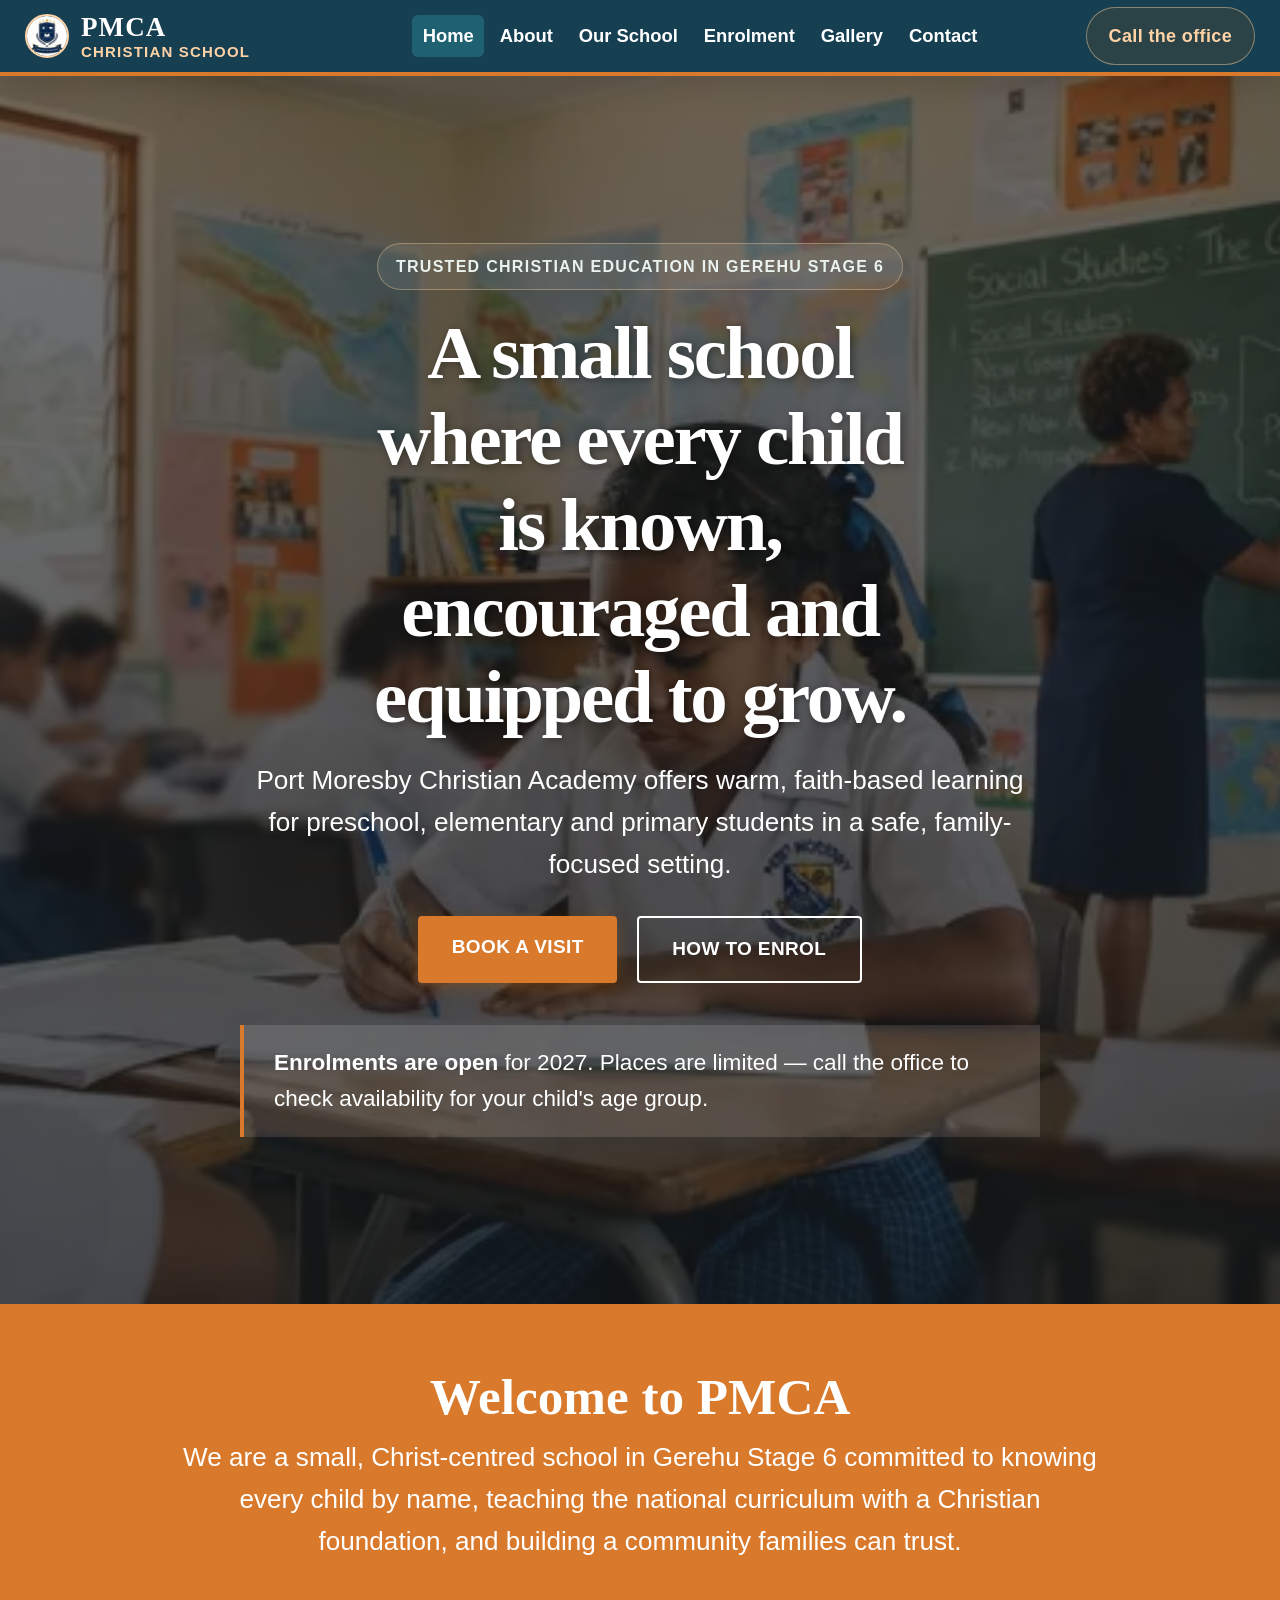
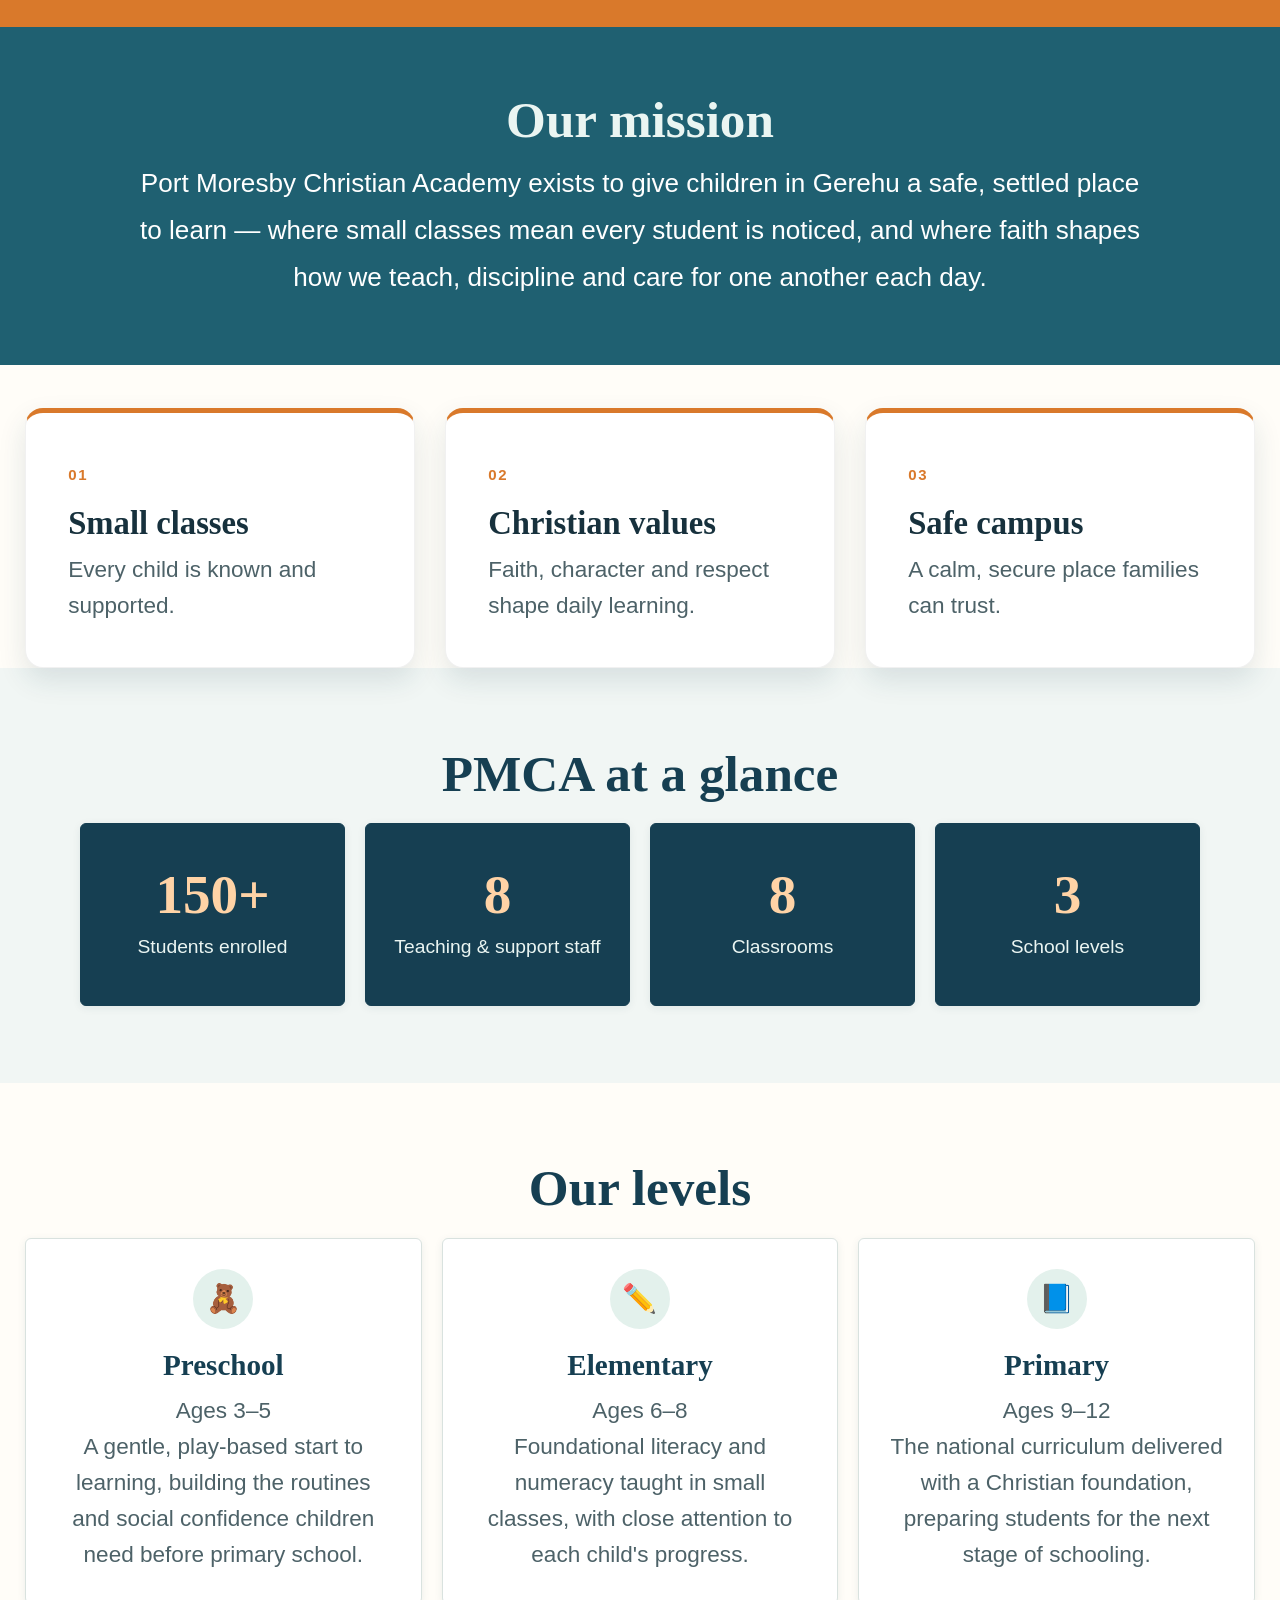
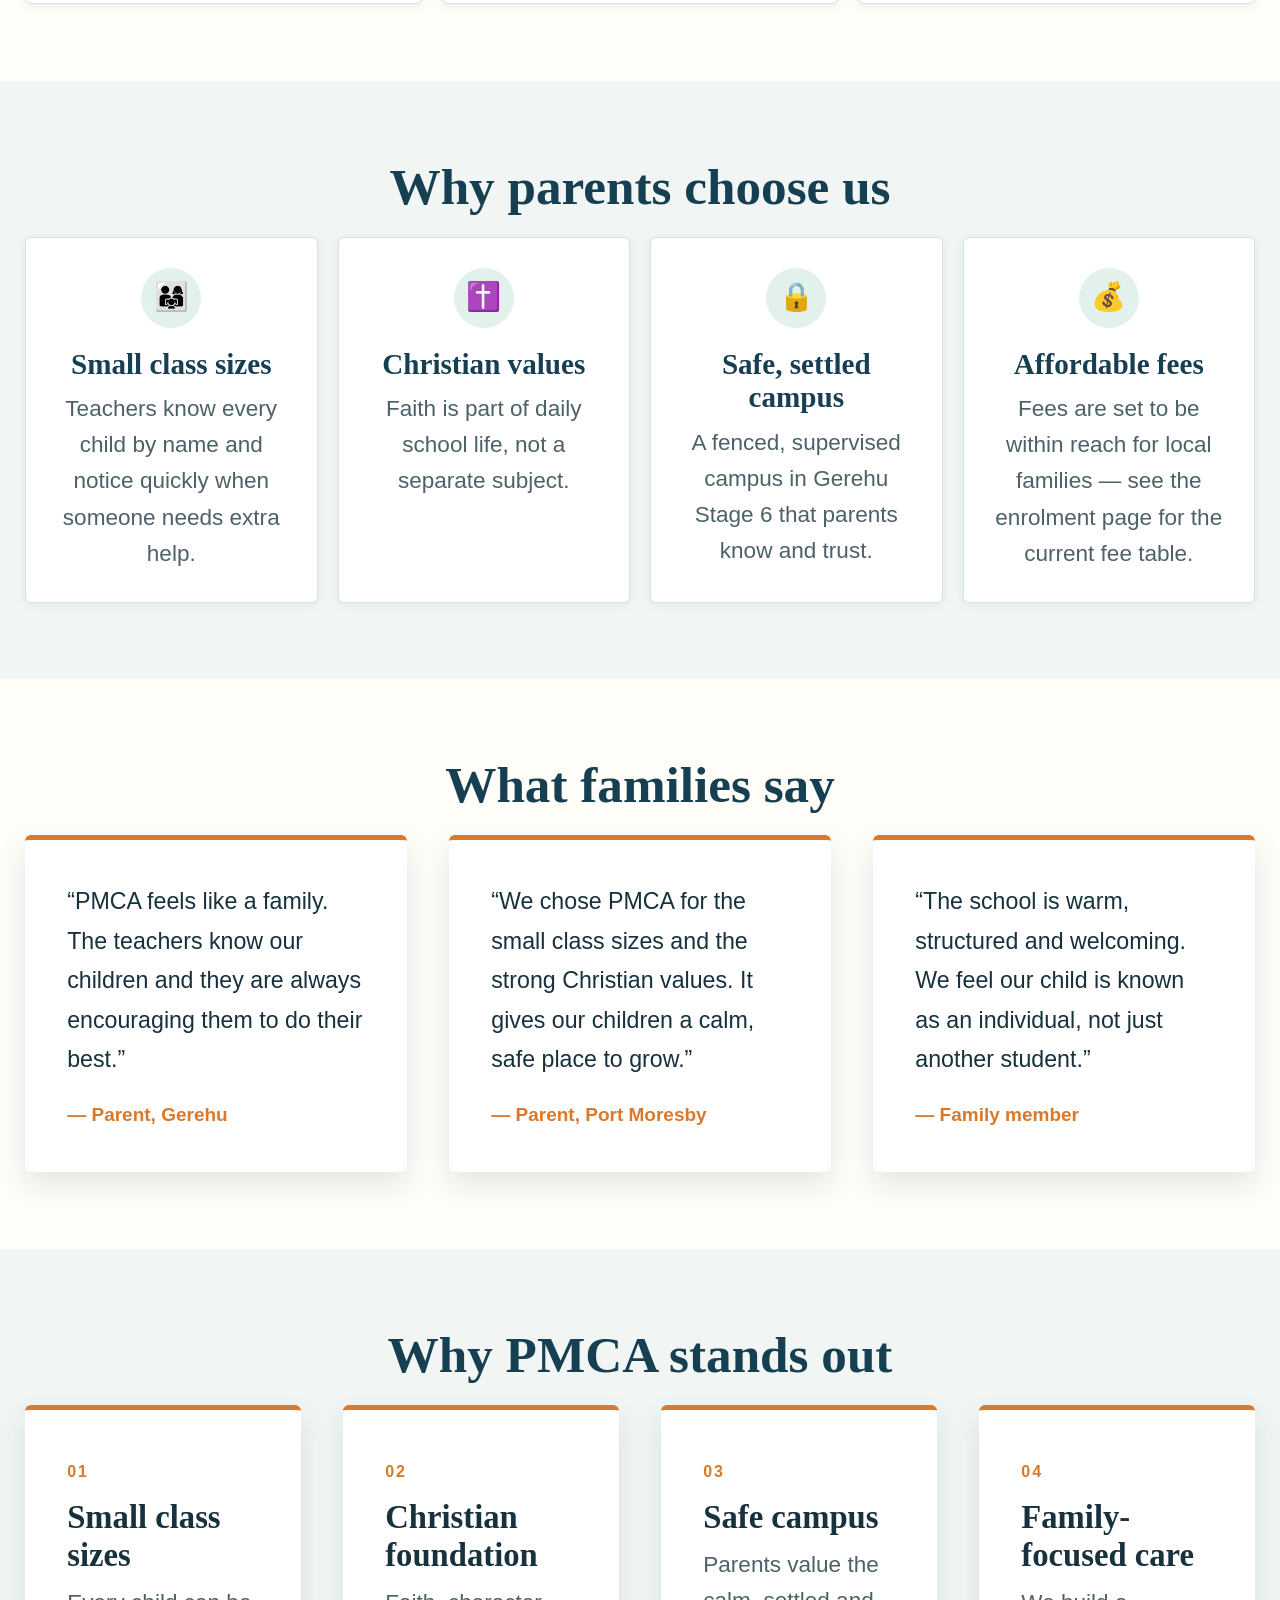
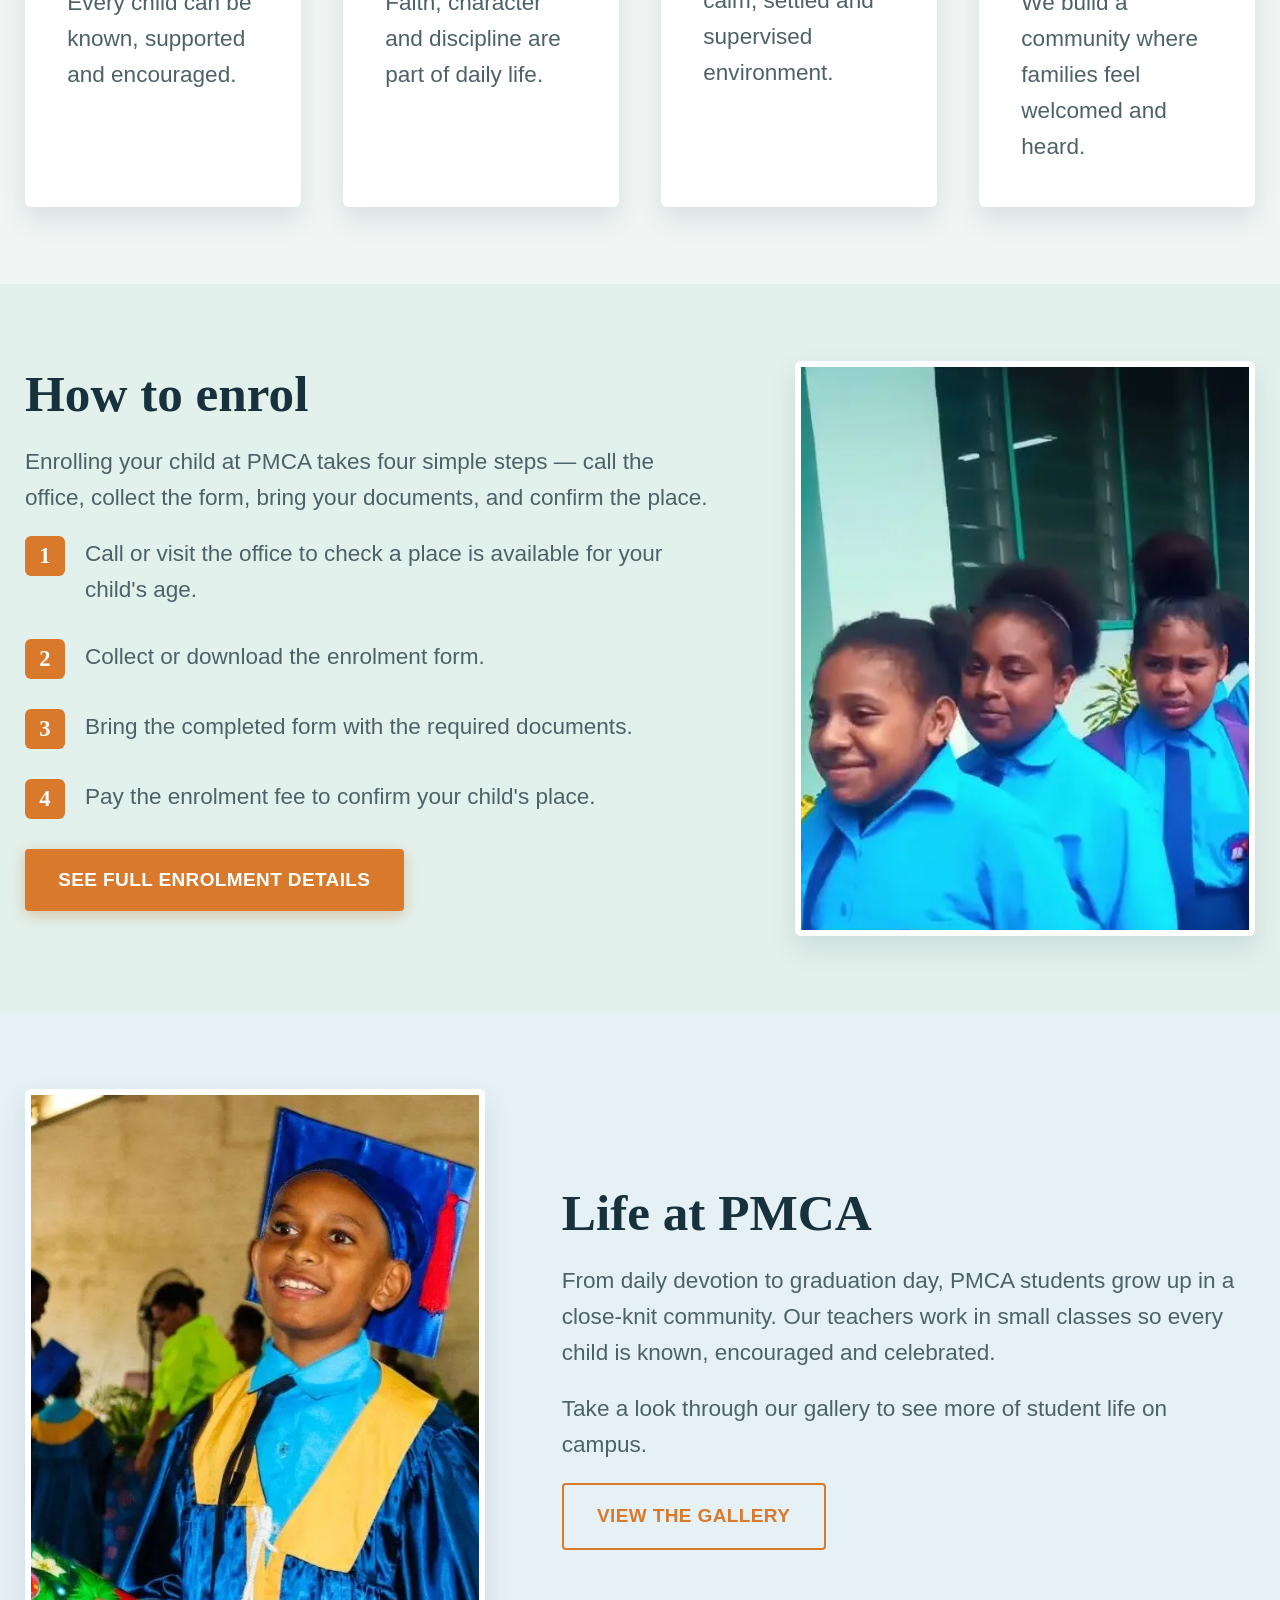
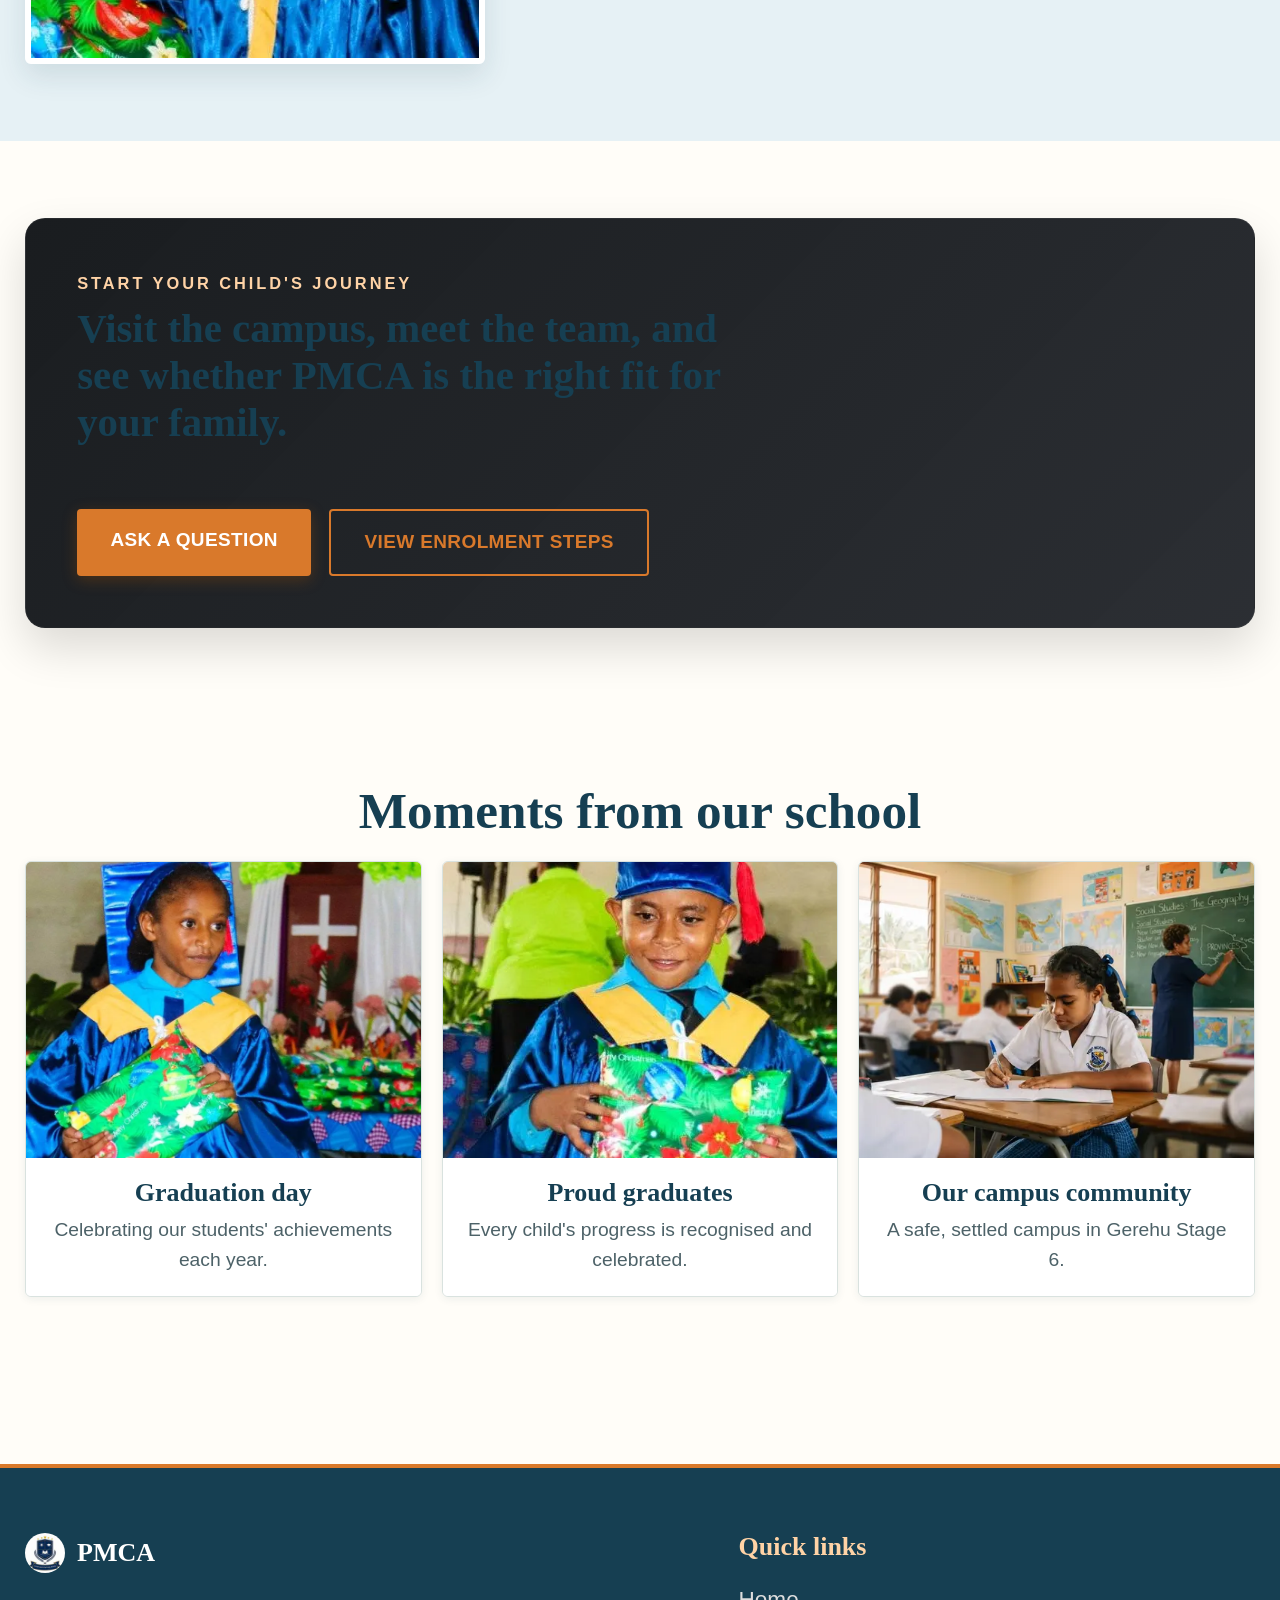
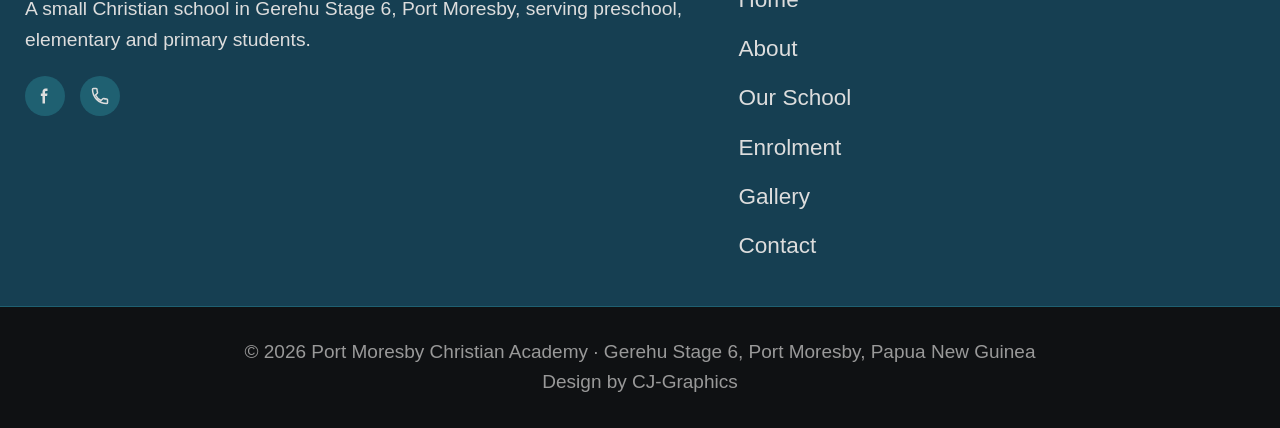
<file: index.html>
<!doctype html>
<html lang="en">
<head>
<meta charset="utf-8">
<meta name="viewport" content="width=device-width, initial-scale=1">
<title>Port Moresby Christian Academy — Gerehu Stage 6</title>
<meta name="description" content="Port Moresby Christian Academy is a Christian preschool, elementary and primary school in Gerehu Stage 6, Port Moresby.">
<meta property="og:type" content="website">
<meta property="og:site_name" content="Port Moresby Christian Academy">
<meta property="og:title" content="Port Moresby Christian Academy — Gerehu Stage 6">
<meta property="og:description" content="A Christian preschool, elementary and primary school in Gerehu Stage 6, Port Moresby.">
<meta property="og:url" content="https://your-domain.com/index.html">
<meta property="og:image" content="https://your-domain.com/images/optimized/hero.jpg">
<link rel="icon" type="image/jpeg" href="images/optimized/logo.jpg">
<link rel="apple-touch-icon" href="images/optimized/logo.jpg">
<link rel="stylesheet" href="css/style.css">
<script type="application/ld+json">
{
  "@context": "https://schema.org",
  "@type": "EducationalOrganization",
  "name": "Port Moresby Christian Academy",
  "description": "Christian preschool, elementary and primary school in Gerehu Stage 6, Port Moresby.",
  "url": "https://your-domain.com/",
  "logo": "https://your-domain.com/images/optimized/logo.jpg",
  "address": {
    "@type": "PostalAddress",
    "streetAddress": "Toliman Circuit, Gerehu Stage 6",
    "addressLocality": "Port Moresby",
    "addressCountry": "PG"
  }
}
</script>
</head>
<body>
<a class="skip-link" href="#main">Skip to content</a>

<header class="site-header">
  <div class="wrap header-inner">
    <a class="logo" href="index.html" aria-label="Port Moresby Christian Academy home">
      <img class="logo-img" src="images/optimized/logo.jpg" alt="Port Moresby Christian Academy logo" width="32" height="32">
      <span class="logo-text">
        <span>PMCA</span>
        <span class="logo-sub">Christian School</span>
      </span>
    </a>

    <nav class="nav-desktop" aria-label="Primary">
      <ul>
        <li><a href="index.html" class="active" aria-current="page">Home</a></li>
        <li><a href="src/about.html">About</a></li>
        <li><a href="src/our-school.html">Our School</a></li>
        <li><a href="src/enrolment.html">Enrolment</a></li>
        <li><a href="src/gallery.html">Gallery</a></li>
        <li><a href="src/contact.html">Contact</a></li>
      </ul>
    </nav>

    <div class="header-actions">
      <a class="header-cta" href="tel:+67576855071">Call the office</a>
      <button class="hamburger" id="menu-toggle" type="button" aria-expanded="false" aria-controls="mobile-panel" aria-label="Menu">
        <span class="hamburger-icon" aria-hidden="true"></span>
      </button>
    </div>
  </div>
</header>

<div class="mobile-panel" id="mobile-panel" role="dialog" aria-modal="true" aria-label="Menu">
  <button class="mobile-panel-close" id="menu-close" type="button" aria-label="Close menu">
    <span aria-hidden="true">&times;</span>
  </button>
  <nav aria-label="Mobile">
    <ul>
      <li><a href="index.html" class="active" aria-current="page">Home</a></li>
      <li><a href="src/about.html">About</a></li>
      <li><a href="src/our-school.html">Our School</a></li>
      <li><a href="src/enrolment.html">Enrolment</a></li>
      <li><a href="src/gallery.html">Gallery</a></li>
      <li><a href="src/contact.html">Contact</a></li>
    </ul>
  </nav>
  <div class="mobile-panel-footer">
    <a href="tel:+67576855071">📞 +675&nbsp;7685&nbsp;5071</a>
    <a href="https://www.google.com/maps?q=Port+Moresby+Christian+Academy,+Toliman+Circuit,+Port+Moresby+National+Capital+District/">Toliman Circuit, Gerehu Stage 6, Port Moresby</a>
    <p class="small">Office hours: Mon–Fri, 8am–4pm</p>
  </div>
</div>

<main id="main">
  <section class="hero hero--tall">
    <div class="hero-media" aria-hidden="true">
      <picture>
        <source srcset="images/optimized/hero.webp" type="image/webp">
        <img src="images/optimized/hero.jpg" alt="" width="720" height="393">
      </picture>
    </div>
    <div class="wrap hero-inner">
      <div class="hero-text">
        <p class="hero-trust">Trusted Christian education in Gerehu Stage 6</p>
        <h1>A small school where every child is known, encouraged and equipped to grow.</h1>
        <p class="measure">Port Moresby Christian Academy offers warm, faith-based learning for preschool, elementary and primary students in a safe, family-focused setting.</p>
        <div class="hero-actions">
          <a class="btn btn-gold" href="src/contact.html#send-message">Book a visit</a>
          <a class="btn btn-outline" href="src/enrolment.html">How to enrol</a>
        </div>
        <div class="notice">
          <strong>Enrolments are open</strong> for 2027. Places are limited — call the office to check availability for your child's age group.
        </div>
      </div>
    </div>
  </section>

  <section class="welcome-band">
    <div class="wrap">
      <h2>Welcome to PMCA</h2>
      <p>We are a small, Christ-centred school in Gerehu Stage 6 committed to knowing every child by name, teaching the national curriculum with a Christian foundation, and building a community families can trust.</p>
    </div>
  </section>

  <section class="mission-band">
    <div class="wrap">
      <h2>Our mission</h2>
      <p>Port Moresby Christian Academy exists to give children in Gerehu a safe, settled place to learn — where small classes mean every student is noticed, and where faith shapes how we teach, discipline and care for one another each day.</p>
    </div>
  </section>

  <section class="promise-strip">
    <div class="wrap">
      <div class="promise-grid">
        <div class="promise-card">
          <span>01</span>
          <h3>Small classes</h3>
          <p>Every child is known and supported.</p>
        </div>
        <div class="promise-card">
          <span>02</span>
          <h3>Christian values</h3>
          <p>Faith, character and respect shape daily learning.</p>
        </div>
        <div class="promise-card">
          <span>03</span>
          <h3>Safe campus</h3>
          <p>A calm, secure place families can trust.</p>
        </div>
      </div>
    </div>
  </section>

  <section class="section section--tint section--center">
    <div class="wrap">
      <h2>PMCA at a glance</h2>
      <ul class="stats-grid">
        <li class="stats-card">
          <p class="stats-number"><span data-count="150">0</span>+</p>
          <p class="stats-label small">Students enrolled</p>
        </li>
        <li class="stats-card">
          <p class="stats-number"><span data-count="8">0</span></p>
          <p class="stats-label small">Teaching &amp; support staff</p>
        </li>
        <li class="stats-card">
          <p class="stats-number"><span data-count="8">0</span></p>
          <p class="stats-label small">Classrooms</p>
        </li>
        <li class="stats-card">
          <p class="stats-number"><span data-count="3">0</span></p>
          <p class="stats-label small">School levels</p>
        </li>
      </ul>
    </div>
  </section>

  <section class="section section--paper section--center">
    <div class="wrap">
      <h2>Our levels</h2>
      <ul class="value-grid">
        <li class="value-card">
          <div class="value-icon" aria-hidden="true">🧸</div>
          <h3>Preschool</h3>
          <p class="small">Ages 3–5</p>
          <p>A gentle, play-based start to learning, building the routines and social confidence children need before primary school.</p>
        </li>
        <li class="value-card">
          <div class="value-icon" aria-hidden="true">✏️</div>
          <h3>Elementary</h3>
          <p class="small">Ages 6–8</p>
          <p>Foundational literacy and numeracy taught in small classes, with close attention to each child's progress.</p>
        </li>
        <li class="value-card">
          <div class="value-icon" aria-hidden="true">📘</div>
          <h3>Primary</h3>
          <p class="small">Ages 9–12</p>
          <p>The national curriculum delivered with a Christian foundation, preparing students for the next stage of schooling.</p>
        </li>
      </ul>
    </div>
  </section>

  <section class="section section--tint section--center">
    <div class="wrap">
      <h2>Why parents choose us</h2>
      <ul class="value-grid">
        <li class="value-card">
          <div class="value-icon" aria-hidden="true">👨‍👩‍👧</div>
          <h3>Small class sizes</h3>
          <p>Teachers know every child by name and notice quickly when someone needs extra help.</p>
        </li>
        <li class="value-card">
          <div class="value-icon" aria-hidden="true">✝️</div>
          <h3>Christian values</h3>
          <p>Faith is part of daily school life, not a separate subject.</p>
        </li>
        <li class="value-card">
          <div class="value-icon" aria-hidden="true">🔒</div>
          <h3>Safe, settled campus</h3>
          <p>A fenced, supervised campus in Gerehu Stage 6 that parents know and trust.</p>
        </li>
        <li class="value-card">
          <div class="value-icon" aria-hidden="true">💰</div>
          <h3>Affordable fees</h3>
          <p>Fees are set to be within reach for local families — see the enrolment page for the current fee table.</p>
        </li>
      </ul>
    </div>
  </section>

  <section class="section section--paper">
    <div class="wrap">
      <h2>What families say</h2>
      <div class="testimonial-grid">
        <article class="quote-card">
          <p class="quote">“PMCA feels like a family. The teachers know our children and they are always encouraging them to do their best.”</p>
          <p class="quote-credit">— Parent, Gerehu</p>
        </article>
        <article class="quote-card">
          <p class="quote">“We chose PMCA for the small class sizes and the strong Christian values. It gives our children a calm, safe place to grow.”</p>
          <p class="quote-credit">— Parent, Port Moresby</p>
        </article>
        <article class="quote-card">
          <p class="quote">“The school is warm, structured and welcoming. We feel our child is known as an individual, not just another student.”</p>
          <p class="quote-credit">— Family member</p>
        </article>
      </div>
    </div>
  </section>

  <section class="section section--tint">
    <div class="wrap">
      <h2>Why PMCA stands out</h2>
      <div class="highlights-grid">
        <div class="highlight-item">
          <span class="highlight-number">01</span>
          <h3>Small class sizes</h3>
          <p>Every child can be known, supported and encouraged.</p>
        </div>
        <div class="highlight-item">
          <span class="highlight-number">02</span>
          <h3>Christian foundation</h3>
          <p>Faith, character and discipline are part of daily life.</p>
        </div>
        <div class="highlight-item">
          <span class="highlight-number">03</span>
          <h3>Safe campus</h3>
          <p>Parents value the calm, settled and supervised environment.</p>
        </div>
        <div class="highlight-item">
          <span class="highlight-number">04</span>
          <h3>Family-focused care</h3>
          <p>We build a community where families feel welcomed and heard.</p>
        </div>
      </div>
    </div>
  </section>

  <section class="alt-section section--mint">
    <div class="wrap">
      <div class="alt-content">
        <h2>How to enrol</h2>
        <p>Enrolling your child at PMCA takes four simple steps — call the office, collect the form, bring your documents, and confirm the place.</p>
        <ol class="steps measure">
          <li>Call or visit the office to check a place is available for your child's age.</li>
          <li>Collect or download the enrolment form.</li>
          <li>Bring the completed form with the required documents.</li>
          <li>Pay the enrolment fee to confirm your child's place.</li>
        </ol>
        <p class="section-action"><a class="btn btn-gold" href="src/enrolment.html">See full enrolment details</a></p>
      </div>
      <div class="alt-media">
        <picture>
          <source srcset="images/optimized/gallery-student1.webp" type="image/webp">
          <img src="images/optimized/gallery-student1.jpg" alt="PMCA students in school uniform standing together outside a classroom" width="405" height="720" loading="lazy">
        </picture>
      </div>
    </div>
  </section>

  <section class="alt-section alt-section--reverse section--sky">
    <div class="wrap">
      <div class="alt-content">
        <h2>Life at PMCA</h2>
        <p>From daily devotion to graduation day, PMCA students grow up in a close-knit community. Our teachers work in small classes so every child is known, encouraged and celebrated.</p>
        <p>Take a look through our gallery to see more of student life on campus.</p>
        <p><a class="btn-outline-sea" href="src/gallery.html">View the gallery</a></p>
      </div>
      <div class="alt-media">
        <picture>
          <source srcset="images/optimized/gallery-grad2.webp" type="image/webp">
          <img src="images/optimized/gallery-grad2.jpg" alt="A smiling student in a blue and gold graduation gown and cap at a PMCA graduation ceremony" width="674" height="686" loading="lazy">
        </picture>
      </div>
    </div>
  </section>

  <section class="section section--paper">
    <div class="wrap">
      <div class="cta-panel">
        <div>
          <p class="eyebrow">Start your child's journey</p>
          <h2>Visit the campus, meet the team, and see whether PMCA is the right fit for your family.</h2>
        </div>
        <div class="cta-actions">
          <a class="btn btn-gold" href="src/contact.html#send-message">Ask a question</a>
          <a class="btn-outline-sea" href="src/enrolment.html">View enrolment steps</a>
        </div>
      </div>
    </div>
  </section>

  <section class="section section--paper section--center">
    <div class="wrap">
      <h2>Moments from our school</h2>
      <div class="image-grid">
        <a class="image-card" href="src/gallery.html">
          <picture>
            <source srcset="images/optimized/gallery-grad1.webp" type="image/webp">
            <img src="images/optimized/gallery-grad1.jpg" alt="A student in a graduation gown and cap holding a wrapped gift at a PMCA graduation ceremony" width="872" height="809" loading="lazy">
          </picture>
          <div class="image-card-body">
            <h3>Graduation day</h3>
            <p>Celebrating our students' achievements each year.</p>
          </div>
        </a>
        <a class="image-card" href="src/gallery.html">
          <picture>
            <source srcset="images/optimized/gallery-grad3.webp" type="image/webp">
            <img src="images/optimized/gallery-grad3.jpg" alt="A student in a graduation cap and gown holding a wrapped gift, smiling at a PMCA graduation ceremony" width="494" height="702" loading="lazy">
          </picture>
          <div class="image-card-body">
            <h3>Proud graduates</h3>
            <p>Every child's progress is recognised and celebrated.</p>
          </div>
        </a>
        <a class="image-card" href="src/gallery.html">
          <picture>
            <source srcset="images/optimized/hero.webp" type="image/webp">
            <img src="images/optimized/hero.jpg" alt="Students at Port Moresby Christian Academy" width="720" height="393" loading="lazy">
          </picture>
          <div class="image-card-body">
            <h3>Our campus community</h3>
            <p>A safe, settled campus in Gerehu Stage 6.</p>
          </div>
        </a>
      </div>
    </div>
  </section>
</main>

<footer class="site-footer">
  <div class="footer-top">
    <div class="wrap footer-cols">
      <div class="footer-col">
        <div class="footer-brand">
          <img src="images/optimized/logo.jpg" alt="" width="40" height="40">
          <span>PMCA</span>
        </div>
        <p class="small">A small Christian school in Gerehu Stage 6, Port Moresby, serving preschool, elementary and primary students.</p>
        <div class="social-icons">
          <a class="social-icon" href="https://facebook.com/your-school-page" target="_blank" rel="noopener" aria-label="PMCA on Facebook">
            <svg viewBox="0 0 24 24" fill="currentColor" aria-hidden="true"><path d="M15 3h-2.5C10.6 3 9 4.6 9 7v2H7v3h2v9h3v-9h2.5l.5-3H12V7c0-.6.4-1 1-1h2V3z"/></svg>
          </a>
          <a class="social-icon" href="tel:+67576855071" aria-label="Call PMCA">
            <svg viewBox="0 0 24 24" fill="none" stroke="currentColor" stroke-width="1.8" stroke-linecap="round" stroke-linejoin="round" aria-hidden="true"><path d="M6.6 10.8c1.4 2.8 3.8 5.2 6.6 6.6l2.2-2.2c.3-.3.7-.4 1-.2 1.1.4 2.3.6 3.6.6.6 0 1 .4 1 1V20c0 .6-.4 1-1 1C10.6 21 3 13.4 3 4c0-.6.4-1 1-1h3.4c.6 0 1 .4 1 1 0 1.3.2 2.5.6 3.6.1.4 0 .8-.2 1L6.6 10.8z"/></svg>
          </a>
        </div>
      </div>
      <div class="footer-col">
        <h3>Quick links</h3>
        <nav class="footer-nav" aria-label="Footer">
          <ul>
            <li><a href="index.html">Home</a></li>
            <li><a href="src/about.html">About</a></li>
            <li><a href="src/our-school.html">Our School</a></li>
            <li><a href="src/enrolment.html">Enrolment</a></li>
            <li><a href="src/gallery.html">Gallery</a></li>
            <li><a href="src/contact.html">Contact</a></li>
          </ul>
        </nav>
      </div>
    </div>
  </div>
  <div class="footer-copyright">
    <p>© <span id="copyright-year">2026</span> Port Moresby Christian Academy · Gerehu Stage 6, Port Moresby, Papua New Guinea</p>
    <p>Design by <span>CJ-Graphics</span></p>
  </div>
</footer>

<script src="js/nav.js"></script>
<script src="js/stats.js"></script>
</body>
</html>
</file>
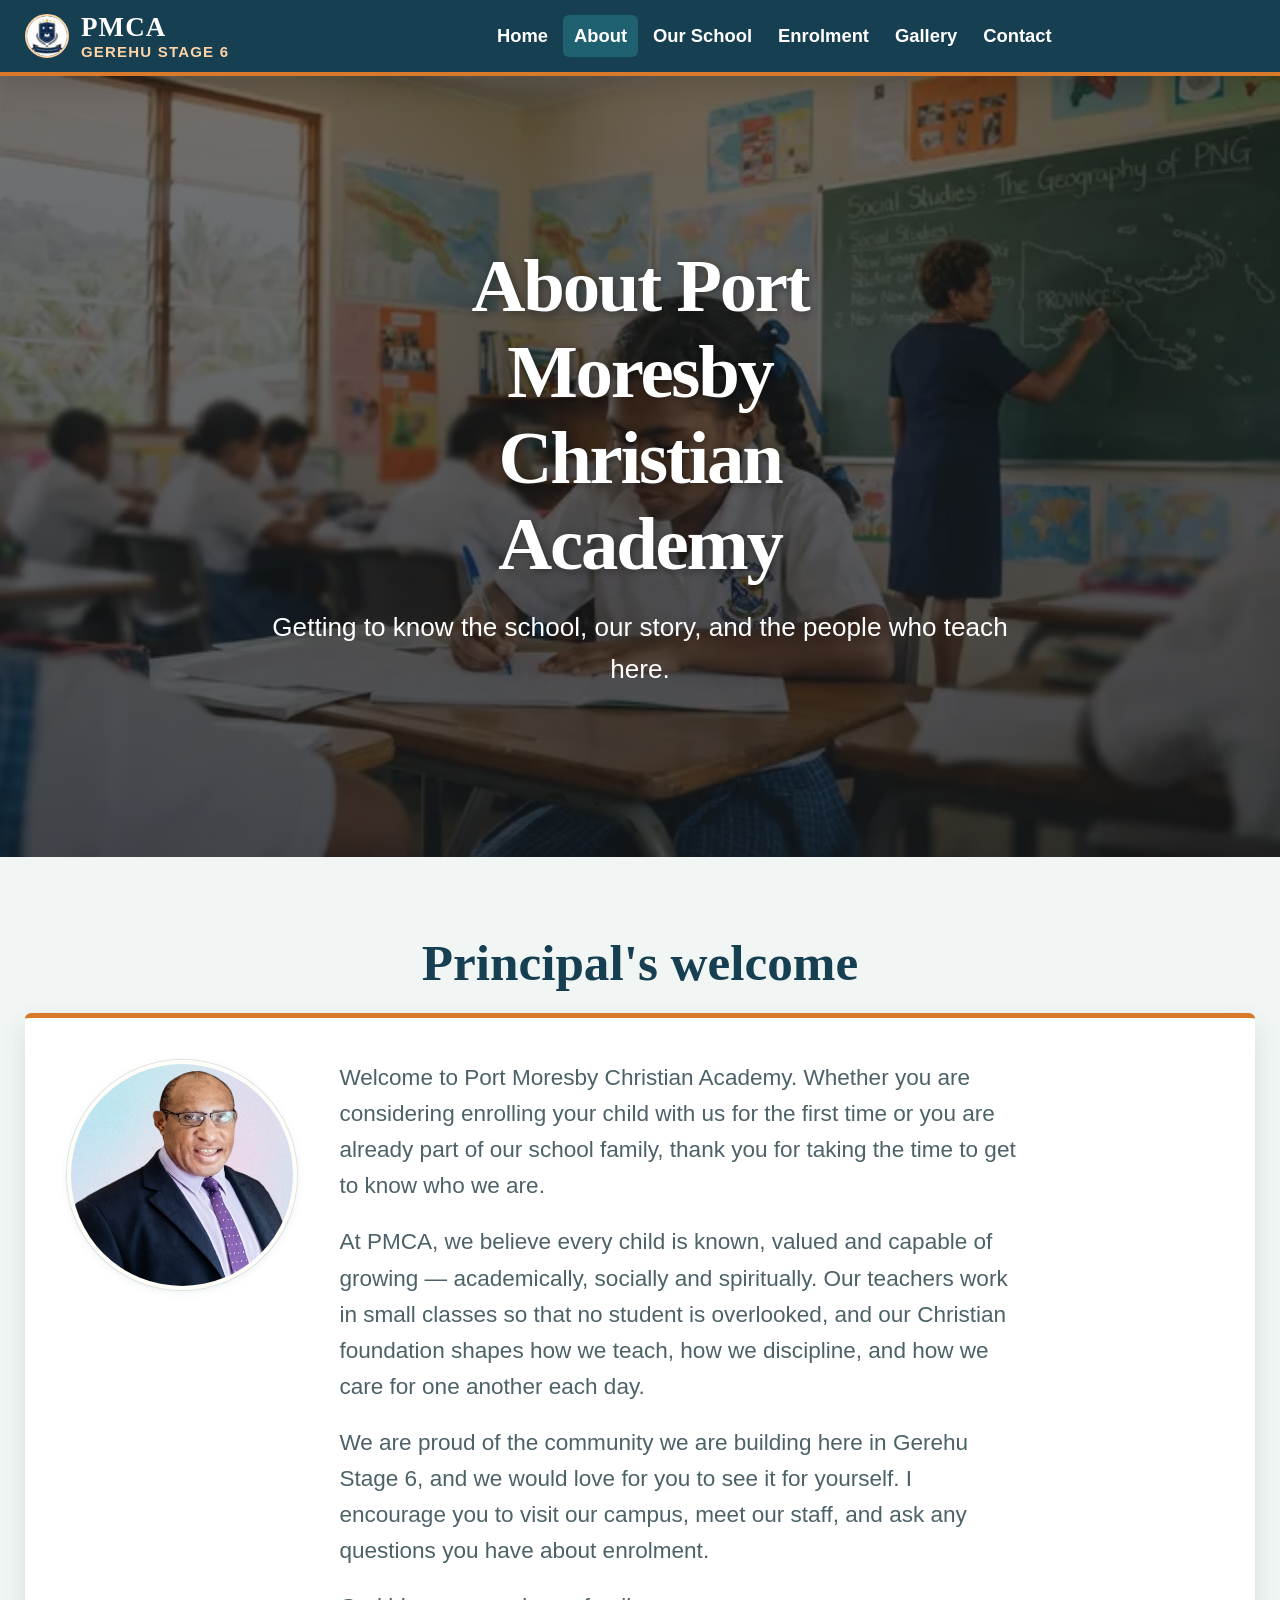
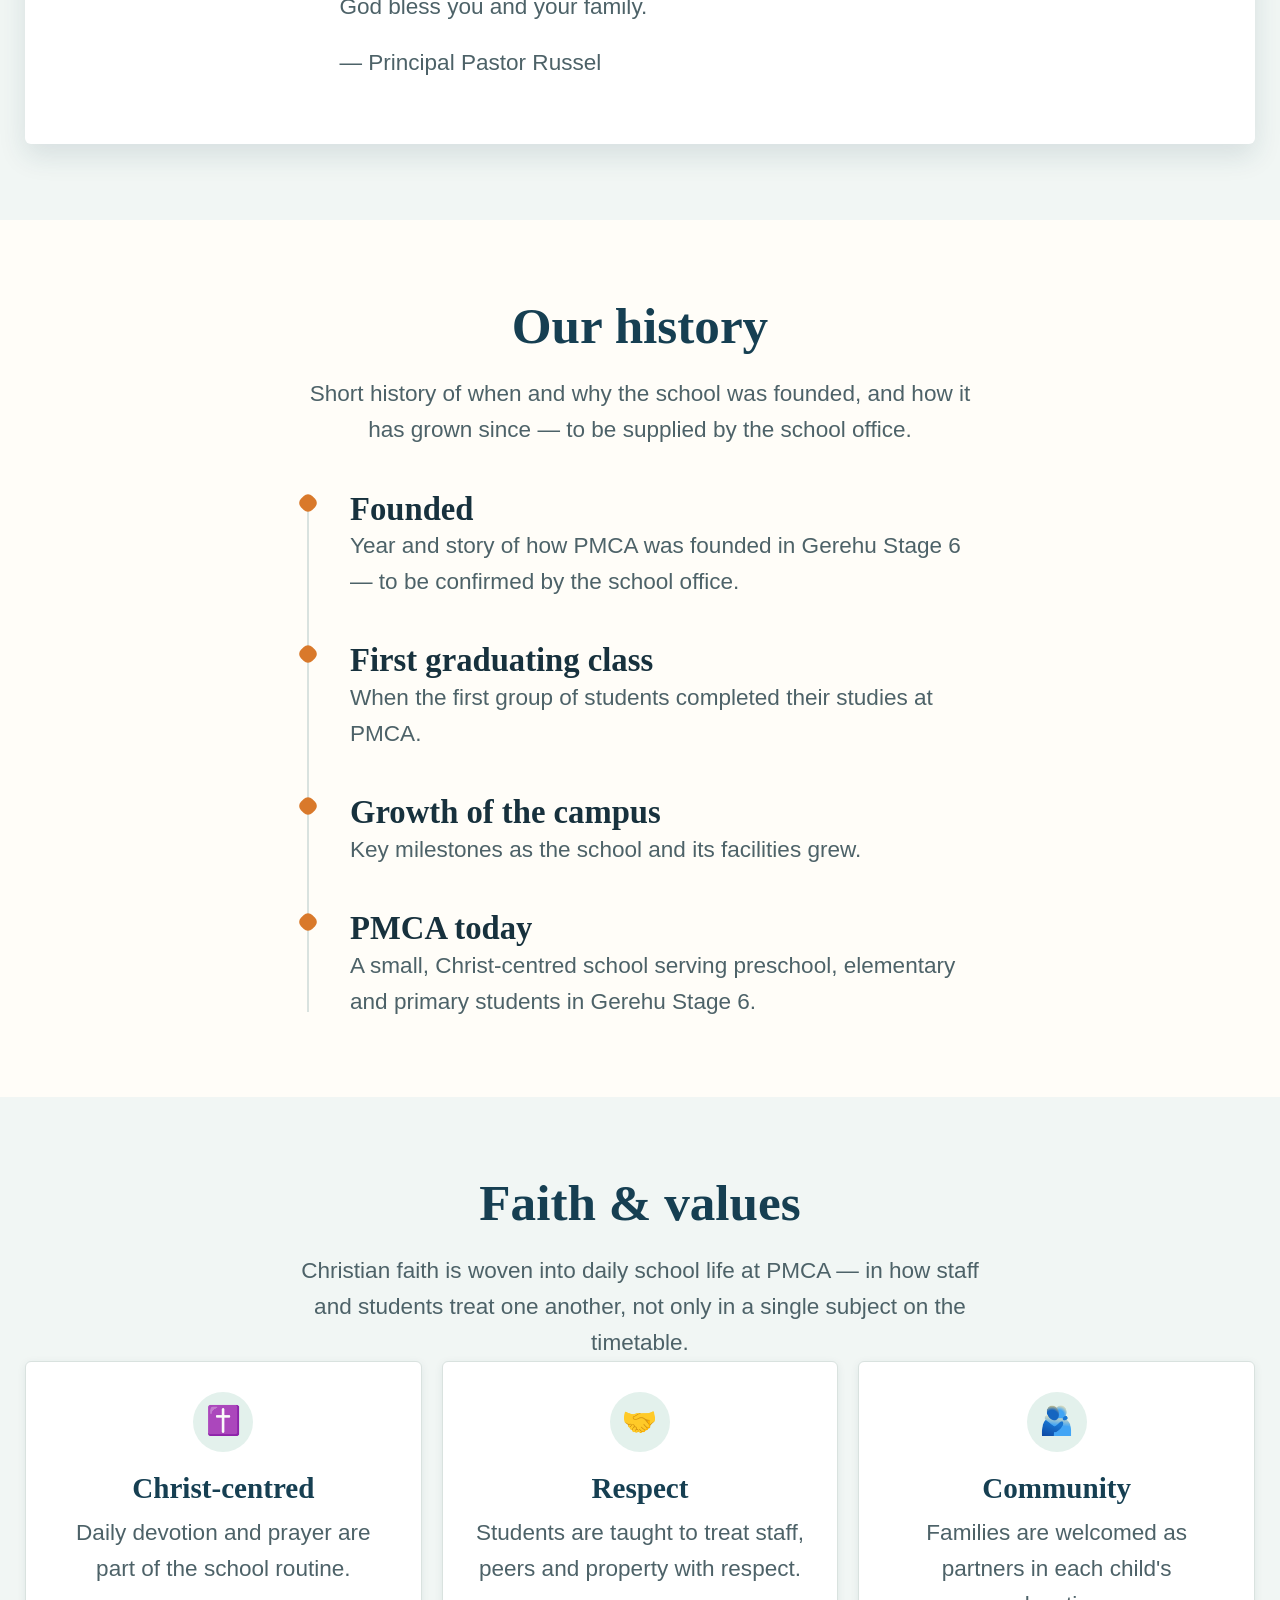
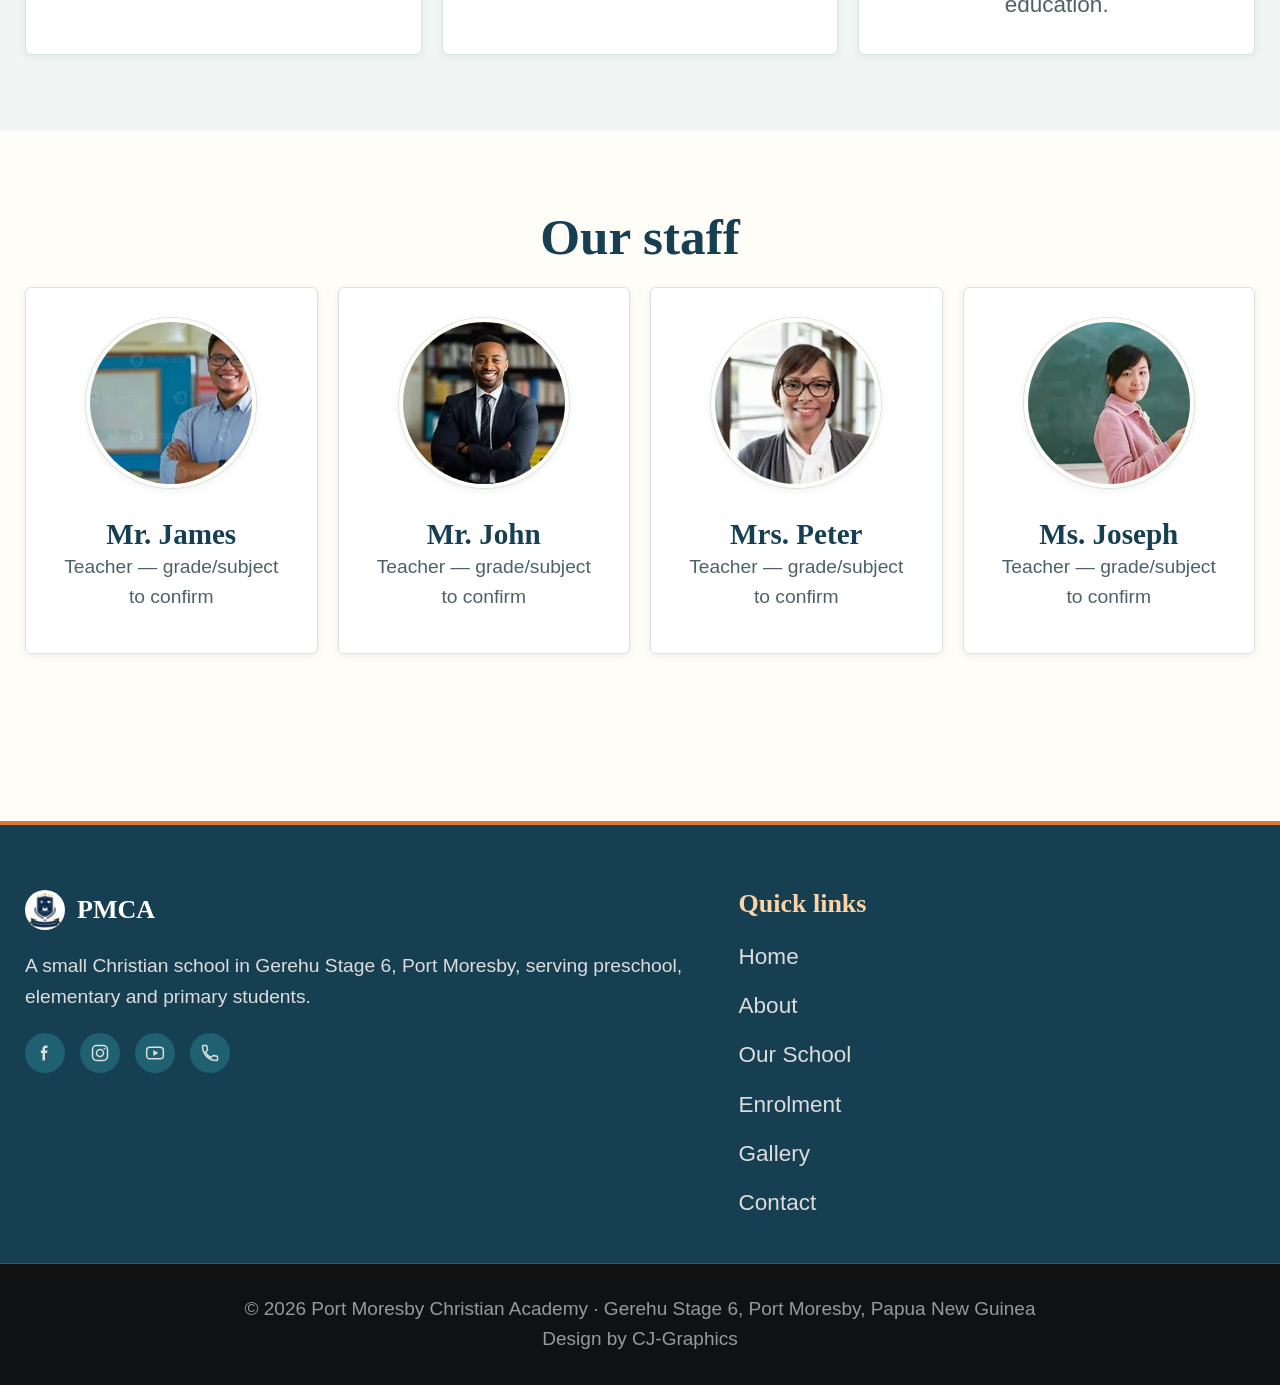
<file: about.html>
<!doctype html>
<html lang="en">
<head>
<meta charset="utf-8">
<meta name="viewport" content="width=device-width, initial-scale=1">
<title>About — Port Moresby Christian Academy</title>
<meta name="description" content="History, faith and values, and the staff of Port Moresby Christian Academy in Gerehu Stage 6.">
<meta property="og:type" content="website">
<meta property="og:site_name" content="Port Moresby Christian Academy">
<meta property="og:title" content="About — Port Moresby Christian Academy">
<meta property="og:description" content="History, faith and values, and the staff of Port Moresby Christian Academy in Gerehu Stage 6.">
<meta property="og:url" content="https://example.org/about.html">
<meta property="og:image" content="https://example.org/images/optimized/hero.jpg">
<link rel="icon" type="image/jpeg" href="images/optimized/logo.jpg">
<link rel="apple-touch-icon" href="images/optimized/logo.jpg">
<link rel="stylesheet" href="css/style.css">
</head>
<body>
<a class="skip-link" href="#main">Skip to content</a>

<header class="site-header">
  <div class="wrap header-inner">
    <a class="logo" href="index.html">
      <img class="logo-img" src="images/optimized/logo.jpg" alt="Port Moresby Christian Academy logo" width="32" height="32">
      <span class="logo-text">
        <span>PMCA</span>
        <span class="logo-sub">Gerehu Stage 6</span>
      </span>
    </a>

    <nav class="nav-desktop" aria-label="Primary">
      <ul>
        <li><a href="index.html">Home</a></li>
        <li><a href="about.html" class="active" aria-current="page">About</a></li>
        <li><a href="our-school.html">Our School</a></li>
        <li><a href="enrolment.html">Enrolment</a></li>
        <li><a href="gallery.html">Gallery</a></li>
        <li><a href="contact.html">Contact</a></li>
      </ul>
    </nav>

    <div class="header-actions">
      <button class="hamburger" id="menu-toggle" type="button" aria-expanded="false" aria-controls="mobile-panel" aria-label="Menu">
        <span class="hamburger-icon" aria-hidden="true"></span>
      </button>
    </div>
  </div>
</header>

<div class="mobile-panel" id="mobile-panel" role="dialog" aria-modal="true" aria-label="Menu">
  <nav aria-label="Mobile">
    <ul>
      <li><a href="index.html">Home</a></li>
      <li><a href="about.html" class="active" aria-current="page">About</a></li>
      <li><a href="our-school.html">Our School</a></li>
      <li><a href="enrolment.html">Enrolment</a></li>
      <li><a href="gallery.html">Gallery</a></li>
      <li><a href="contact.html">Contact</a></li>
    </ul>
  </nav>
  <div class="mobile-panel-footer">
    <a href="tel:+67576855071">📞 <span class="todo">+675&nbsp;7685&nbsp;5071</span></a>
    <a href="https://maps.google.com/?q=Toliman+Circuit+Gerehu+Stage+6+Port+Moresby">Toliman Circuit, Gerehu Stage 6, Port Moresby</a>
    <p class="small">Office hours: <span class="todo">Mon–Fri, 8am–4pm</span></p>
  </div>
</div>

<main id="main">
  <section class="hero">
    <div class="hero-media" aria-hidden="true">
      <picture>
        <source srcset="images/optimized/hero.webp" type="image/webp">
        <img src="images/optimized/hero.jpg" alt="" width="720" height="393">
      </picture>
    </div>
    <div class="wrap hero-inner">
      <div class="hero-text">
        <h1>About Port Moresby Christian Academy</h1>
        <p class="measure">Getting to know the school, our story, and the people who teach here.</p>
      </div>
    </div>
  </section>

  <section class="section section--tint">
    <div class="wrap">
      <h2>Principal's welcome</h2>
      <div class="principal-card">
        <div class="principal-block">
          <picture>
            <source srcset="images/optimized/Principal-Pastor-Russel.jpg" type="image/webp">
            <img src="images/optimized/Principal-Pastor-Russel.jpg" alt="Principal Pastor Russel" width="320" height="179" loading="lazy">
          </picture>
          <div class="content">
            <p class="measure todo">Welcome to Port Moresby Christian Academy. Whether you are considering enrolling your child with us for the first time or you are already part of our school family, thank you for taking the time to get to know who we are.</p>
            <p class="measure todo">At PMCA, we believe every child is known, valued and capable of growing — academically, socially and spiritually. Our teachers work in small classes so that no student is overlooked, and our Christian foundation shapes how we teach, how we discipline, and how we care for one another each day.</p>
            <p class="measure todo">We are proud of the community we are building here in Gerehu Stage 6, and we would love for you to see it for yourself. I encourage you to visit our campus, meet our staff, and ask any questions you have about enrolment.</p>
            <p class="measure todo">God bless you and your family.</p>
            <p class="measure">— Principal Pastor Russel </p>
          </div>
        </div>
      </div>
    </div>
  </section>

  <section class="section section--paper">
    <div class="wrap">
      <h2>Our history</h2>
      <p class="measure todo">Short history of when and why the school was founded, and how it has grown since — to be supplied by the school office.</p>
      <ul class="ladder timeline measure" style="margin-top: var(--space-5)">
        <li class="ladder-item">
          <h3 class="todo">Founded</h3>
          <p class="todo">Year and story of how PMCA was founded in Gerehu Stage 6 — to be confirmed by the school office.</p>
        </li>
        <li class="ladder-item">
          <h3 class="todo">First graduating class</h3>
          <p class="todo">When the first group of students completed their studies at PMCA.</p>
        </li>
        <li class="ladder-item">
          <h3 class="todo">Growth of the campus</h3>
          <p class="todo">Key milestones as the school and its facilities grew.</p>
        </li>
        <li class="ladder-item">
          <h3>PMCA today</h3>
          <p>A small, Christ-centred school serving preschool, elementary and primary students in Gerehu Stage 6.</p>
        </li>
      </ul>
    </div>
  </section>

  <section class="section section--tint">
    <div class="wrap">
      <h2>Faith &amp; values</h2>
      <p class="measure">Christian faith is woven into daily school life at PMCA — in how staff and students treat one another, not only in a single subject on the timetable.</p>
      <ul class="value-grid">
        <li class="value-card">
          <div class="value-icon" aria-hidden="true">✝️</div>
          <h3>Christ-centred</h3>
          <p>Daily devotion and prayer are part of the school routine.</p>
        </li>
        <li class="value-card">
          <div class="value-icon" aria-hidden="true">🤝</div>
          <h3>Respect</h3>
          <p>Students are taught to treat staff, peers and property with respect.</p>
        </li>
        <li class="value-card">
          <div class="value-icon" aria-hidden="true">🫂</div>
          <h3>Community</h3>
          <p>Families are welcomed as partners in each child's education.</p>
        </li>
      </ul>
    </div>
  </section>

  <section class="section section--paper">
    <div class="wrap">
      <h2>Our staff</h2>
      <div class="staff-grid">
        <div class="staff-card">
          <picture>
            <source srcset="images/optimized/teacher-james.webp" type="image/webp">
            <img src="images/optimized/teacher-james.jpg" alt="Mr. James" width="320" height="179" loading="lazy">
          </picture>
          <h3>Mr. James</h3>
          <p class="role">Teacher — <span class="todo">grade/subject to confirm</span></p>
        </div>
        <div class="staff-card">
          <picture>
            <source srcset="images/optimized/teacher-john.webp" type="image/webp">
            <img src="images/optimized/teacher-john.jpg" alt="Mr. John" width="320" height="213" loading="lazy">
          </picture>
          <h3>Mr. John</h3>
          <p class="role">Teacher — <span class="todo">grade/subject to confirm</span></p>
        </div>
        <div class="staff-card">
          <picture>
            <source srcset="images/optimized/teacher-peter.webp" type="image/webp">
            <img src="images/optimized/teacher-peter.jpg" alt="Mrs. Peter" width="320" height="180" loading="lazy">
          </picture>
          <h3>Mrs. Peter</h3>
          <p class="role">Teacher — <span class="todo">grade/subject to confirm</span></p>
        </div>
        <div class="staff-card">
          <picture>
            <source srcset="images/optimized/teacher-joseph.webp" type="image/webp">
            <img src="images/optimized/teacher-joseph.jpg" alt="Ms. Joseph" width="320" height="213" loading="lazy">
          </picture>
          <h3>Ms. Joseph</h3>
          <p class="role">Teacher — <span class="todo">grade/subject to confirm</span></p>
        </div>
      </div>
    </div>
  </section>
</main>

<footer class="site-footer">
  <div class="footer-top">
    <div class="wrap footer-cols">
      <div class="footer-col">
        <div class="footer-brand">
          <img src="images/optimized/logo.jpg" alt="" width="40" height="40">
          <span>PMCA</span>
        </div>
        <p class="small">A small Christian school in Gerehu Stage 6, Port Moresby, serving preschool, elementary and primary students.</p>
        <div class="social-icons">
          <a class="social-icon" href="https://facebook.com" target="_blank" rel="noopener" aria-label="PMCA on Facebook">
            <svg viewBox="0 0 24 24" fill="currentColor" aria-hidden="true"><path d="M15 3h-2.5C10.6 3 9 4.6 9 7v2H7v3h2v9h3v-9h2.5l.5-3H12V7c0-.6.4-1 1-1h2V3z"/></svg>
          </a>
          <a class="social-icon" href="https://instagram.com" target="_blank" rel="noopener" aria-label="PMCA on Instagram">
            <svg viewBox="0 0 24 24" fill="none" stroke="currentColor" stroke-width="1.8" aria-hidden="true"><rect x="3" y="3" width="18" height="18" rx="5"/><circle cx="12" cy="12" r="4.2"/><circle cx="17.3" cy="6.7" r="1.1" fill="currentColor" stroke="none"/></svg>
          </a>
          <a class="social-icon" href="https://youtube.com" target="_blank" rel="noopener" aria-label="PMCA on YouTube">
            <svg viewBox="0 0 24 24" aria-hidden="true"><rect x="2" y="5" width="20" height="14" rx="4" fill="none" stroke="currentColor" stroke-width="1.8"/><path d="M10 8.5l6 3.5-6 3.5z" fill="currentColor"/></svg>
          </a>
          <a class="social-icon" href="tel:+67576855071" aria-label="Call PMCA">
            <svg viewBox="0 0 24 24" fill="none" stroke="currentColor" stroke-width="1.8" stroke-linecap="round" stroke-linejoin="round" aria-hidden="true"><path d="M6.6 10.8c1.4 2.8 3.8 5.2 6.6 6.6l2.2-2.2c.3-.3.7-.4 1-.2 1.1.4 2.3.6 3.6.6.6 0 1 .4 1 1V20c0 .6-.4 1-1 1C10.6 21 3 13.4 3 4c0-.6.4-1 1-1h3.4c.6 0 1 .4 1 1 0 1.3.2 2.5.6 3.6.1.4 0 .8-.2 1L6.6 10.8z"/></svg>
          </a>
        </div>
      </div>
      <div class="footer-col">
        <h3>Quick links</h3>
        <nav class="footer-nav" aria-label="Footer">
          <ul>
            <li><a href="index.html">Home</a></li>
            <li><a href="about.html">About</a></li>
            <li><a href="our-school.html">Our School</a></li>
            <li><a href="enrolment.html">Enrolment</a></li>
            <li><a href="gallery.html">Gallery</a></li>
            <li><a href="contact.html">Contact</a></li>
          </ul>
        </nav>
      </div>
    </div>
  </div>
  <div class="footer-copyright">
    <p>© <span id="copyright-year">2026</span> Port Moresby Christian Academy · Gerehu Stage 6, Port Moresby, Papua New Guinea</p>
    <p>Design by <span>CJ-Graphics</span></p>
  </div>
</footer>

<script src="js/nav.js"></script>
</body>
</html>
</file>
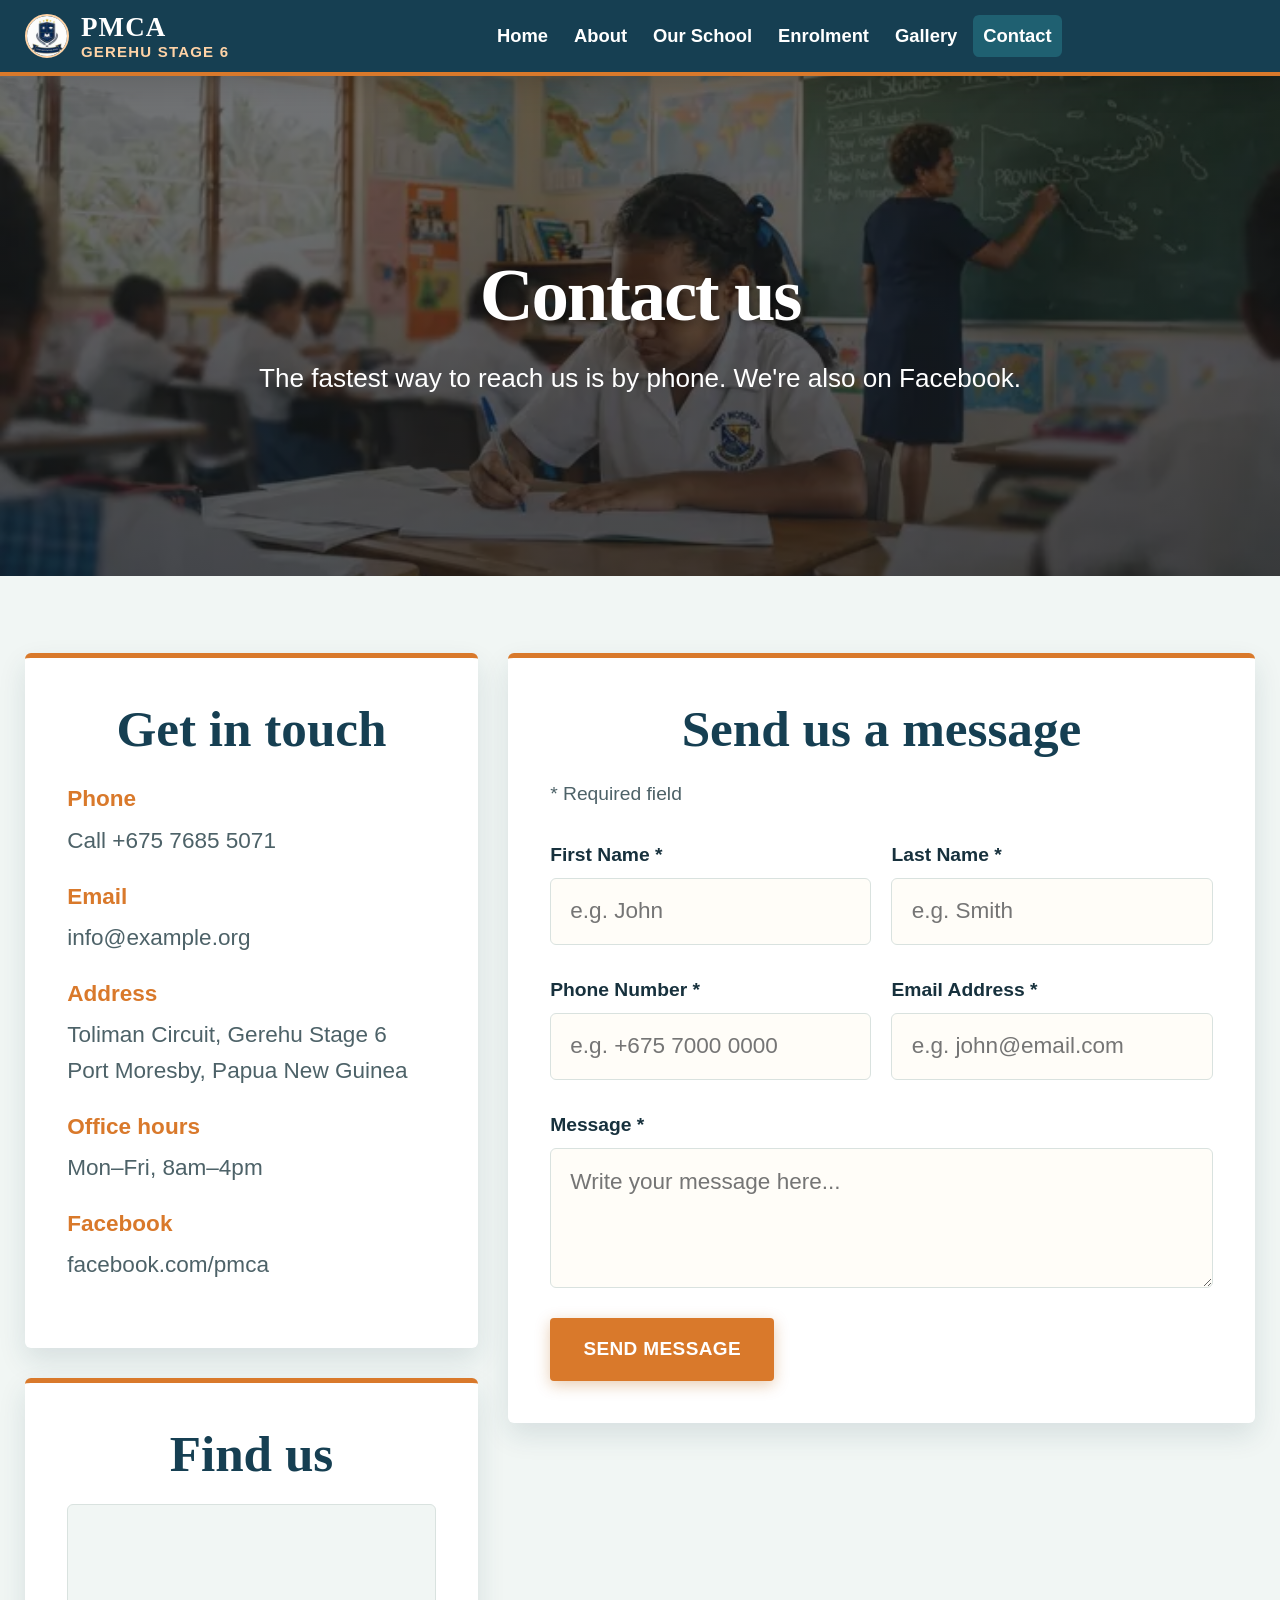
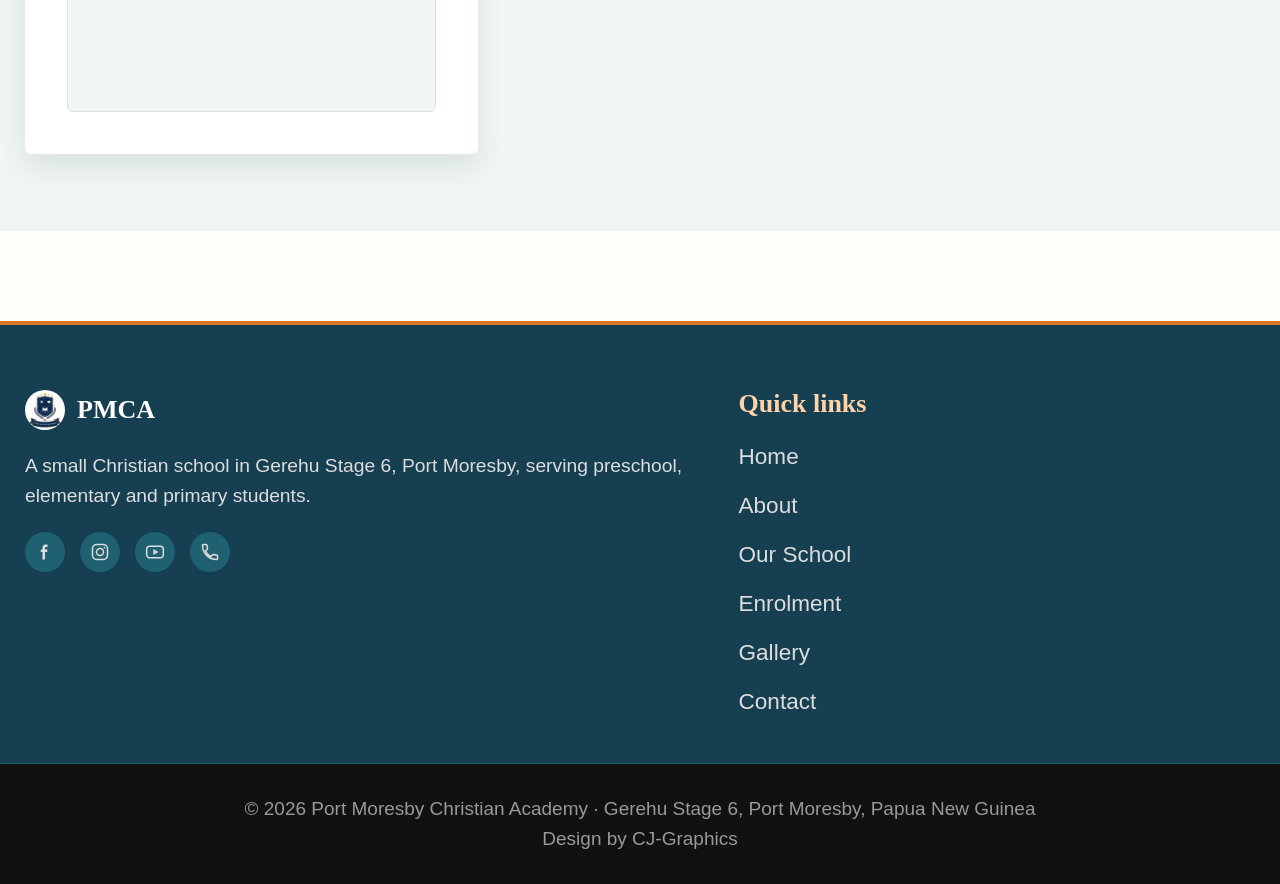
<file: contact.html>
<!doctype html>
<html lang="en">
<head>
<meta charset="utf-8">
<meta name="viewport" content="width=device-width, initial-scale=1">
<title>Contact — Port Moresby Christian Academy</title>
<meta name="description" content="Phone, email, address, office hours and map for Port Moresby Christian Academy in Gerehu Stage 6.">
<meta property="og:type" content="website">
<meta property="og:site_name" content="Port Moresby Christian Academy">
<meta property="og:title" content="Contact — Port Moresby Christian Academy">
<meta property="og:description" content="Phone, email, address, office hours and map for Port Moresby Christian Academy in Gerehu Stage 6.">
<meta property="og:url" content="https://example.org/contact.html">
<meta property="og:image" content="https://example.org/images/optimized/hero.jpg">
<link rel="icon" type="image/jpeg" href="images/optimized/logo.jpg">
<link rel="apple-touch-icon" href="images/optimized/logo.jpg">
<link rel="stylesheet" href="css/style.css">
</head>
<body>
<a class="skip-link" href="#main">Skip to content</a>

<header class="site-header">
  <div class="wrap header-inner">
    <a class="logo" href="index.html">
      <img class="logo-img" src="images/optimized/logo.jpg" alt="Port Moresby Christian Academy logo" width="32" height="32">
      <span class="logo-text">
        <span>PMCA</span>
        <span class="logo-sub">Gerehu Stage 6</span>
      </span>
    </a>

    <nav class="nav-desktop" aria-label="Primary">
      <ul>
        <li><a href="index.html">Home</a></li>
        <li><a href="about.html">About</a></li>
        <li><a href="our-school.html">Our School</a></li>
        <li><a href="enrolment.html">Enrolment</a></li>
        <li><a href="gallery.html">Gallery</a></li>
        <li><a href="contact.html" class="active" aria-current="page">Contact</a></li>
      </ul>
    </nav>

    <div class="header-actions">
      <button class="hamburger" id="menu-toggle" type="button" aria-expanded="false" aria-controls="mobile-panel" aria-label="Menu">
        <span class="hamburger-icon" aria-hidden="true"></span>
      </button>
    </div>
  </div>
</header>

<div class="mobile-panel" id="mobile-panel" role="dialog" aria-modal="true" aria-label="Menu">
  <nav aria-label="Mobile">
    <ul>
      <li><a href="index.html">Home</a></li>
      <li><a href="about.html">About</a></li>
      <li><a href="our-school.html">Our School</a></li>
      <li><a href="enrolment.html">Enrolment</a></li>
      <li><a href="gallery.html">Gallery</a></li>
      <li><a href="contact.html" class="active" aria-current="page">Contact</a></li>
    </ul>
  </nav>
  <div class="mobile-panel-footer">
    <a href="tel:+67576855071">📞 <span class="todo">+675&nbsp;7685&nbsp;5071</span></a>
    <a href="https://maps.google.com/?q=Toliman+Circuit+Gerehu+Stage+6+Port+Moresby">Toliman Circuit, Gerehu Stage 6, Port Moresby</a>
    <p class="small">Office hours: <span class="todo">Mon–Fri, 8am–4pm</span></p>
  </div>
</div>

<main id="main">
  <section class="hero">
    <div class="hero-media" aria-hidden="true">
      <picture>
        <source srcset="images/optimized/hero.webp" type="image/webp">
        <img src="images/optimized/hero.jpg" alt="" width="720" height="393">
      </picture>
    </div>
    <div class="wrap hero-inner">
      <div class="hero-text">
        <h1>Contact us</h1>
        <p class="measure">The fastest way to reach us is by phone. We're also on Facebook.</p>
      </div>
    </div>
  </section>

  <section class="section section--tint">
    <div class="wrap contact-grid">
      <div class="contact-col">
        <div class="contact-card">
          <h2>Get in touch</h2>
          <dl class="info-list">
            <dt>Phone</dt>
            <dd><a href="tel:+67576855071">Call <span class="todo">+675&nbsp;7685&nbsp;5071</span></a></dd>
            <dt>Email</dt>
            <dd><a href="mailto:info@example.org" class="todo">info@example.org</a></dd>
            <dt>Address</dt>
            <dd>Toliman Circuit, Gerehu Stage 6<br>Port Moresby, Papua New Guinea</dd>
            <dt>Office hours</dt>
            <dd class="todo">Mon–Fri, 8am–4pm</dd>
            <dt>Facebook</dt>
            <dd><a href="https://facebook.com" class="todo" target="_blank" rel="noopener">facebook.com/pmca</a></dd>
          </dl>
        </div>

        <div class="contact-card">
          <h2>Find us</h2>
          <div class="map-embed">
            <iframe
              src="https://www.google.com/maps?q=Toliman+Circuit+Gerehu+Stage+6+Port+Moresby&output=embed"
              title="Map showing Port Moresby Christian Academy, Toliman Circuit, Gerehu Stage 6"
              loading="lazy"
              referrerpolicy="no-referrer-when-downgrade">
            </iframe>
          </div>
        </div>
      </div>

      <div class="contact-card" id="send-message">
        <h2>Send us a message</h2>

        <form class="contact-form" action="https://formsubmit.co/info@example.org" method="POST">
          <input type="text" name="_honey" class="form-honey" tabindex="-1" autocomplete="off" aria-hidden="true">
          <input type="hidden" name="_subject" value="New message from the PMCA website">

          <p class="form-note small">* Required field</p>

          <div class="form-grid two-col">
            <div class="form-field">
              <label for="first-name">First Name *</label>
              <input type="text" id="first-name" name="first_name" placeholder="e.g. John" autocomplete="given-name" required>
            </div>
            <div class="form-field">
              <label for="last-name">Last Name *</label>
              <input type="text" id="last-name" name="last_name" placeholder="e.g. Smith" autocomplete="family-name" required>
            </div>
          </div>

          <div class="form-grid two-col">
            <div class="form-field">
              <label for="phone">Phone Number *</label>
              <input type="tel" id="phone" name="phone" placeholder="e.g. +675 7000 0000" autocomplete="tel" required>
            </div>
            <div class="form-field">
              <label for="email">Email Address *</label>
              <input type="email" id="email" name="email" placeholder="e.g. john@email.com" autocomplete="email" required>
            </div>
          </div>

          <div class="form-field">
            <label for="message">Message *</label>
            <textarea id="message" name="message" placeholder="Write your message here..." required></textarea>
          </div>

          <div class="form-actions">
            <button type="submit" class="btn btn-gold">Send Message</button>
          </div>
        </form>
      </div>
    </div>
  </section>
</main>

<footer class="site-footer">
  <div class="footer-top">
    <div class="wrap footer-cols">
      <div class="footer-col">
        <div class="footer-brand">
          <img src="images/optimized/logo.jpg" alt="" width="40" height="40">
          <span>PMCA</span>
        </div>
        <p class="small">A small Christian school in Gerehu Stage 6, Port Moresby, serving preschool, elementary and primary students.</p>
        <div class="social-icons">
          <a class="social-icon" href="https://facebook.com" target="_blank" rel="noopener" aria-label="PMCA on Facebook">
            <svg viewBox="0 0 24 24" fill="currentColor" aria-hidden="true"><path d="M15 3h-2.5C10.6 3 9 4.6 9 7v2H7v3h2v9h3v-9h2.5l.5-3H12V7c0-.6.4-1 1-1h2V3z"/></svg>
          </a>
          <a class="social-icon" href="https://instagram.com" target="_blank" rel="noopener" aria-label="PMCA on Instagram">
            <svg viewBox="0 0 24 24" fill="none" stroke="currentColor" stroke-width="1.8" aria-hidden="true"><rect x="3" y="3" width="18" height="18" rx="5"/><circle cx="12" cy="12" r="4.2"/><circle cx="17.3" cy="6.7" r="1.1" fill="currentColor" stroke="none"/></svg>
          </a>
          <a class="social-icon" href="https://youtube.com" target="_blank" rel="noopener" aria-label="PMCA on YouTube">
            <svg viewBox="0 0 24 24" aria-hidden="true"><rect x="2" y="5" width="20" height="14" rx="4" fill="none" stroke="currentColor" stroke-width="1.8"/><path d="M10 8.5l6 3.5-6 3.5z" fill="currentColor"/></svg>
          </a>
          <a class="social-icon" href="tel:+67576855071" aria-label="Call PMCA">
            <svg viewBox="0 0 24 24" fill="none" stroke="currentColor" stroke-width="1.8" stroke-linecap="round" stroke-linejoin="round" aria-hidden="true"><path d="M6.6 10.8c1.4 2.8 3.8 5.2 6.6 6.6l2.2-2.2c.3-.3.7-.4 1-.2 1.1.4 2.3.6 3.6.6.6 0 1 .4 1 1V20c0 .6-.4 1-1 1C10.6 21 3 13.4 3 4c0-.6.4-1 1-1h3.4c.6 0 1 .4 1 1 0 1.3.2 2.5.6 3.6.1.4 0 .8-.2 1L6.6 10.8z"/></svg>
          </a>
        </div>
      </div>
      <div class="footer-col">
        <h3>Quick links</h3>
        <nav class="footer-nav" aria-label="Footer">
          <ul>
            <li><a href="index.html">Home</a></li>
            <li><a href="about.html">About</a></li>
            <li><a href="our-school.html">Our School</a></li>
            <li><a href="enrolment.html">Enrolment</a></li>
            <li><a href="gallery.html">Gallery</a></li>
            <li><a href="contact.html">Contact</a></li>
          </ul>
        </nav>
      </div>
    </div>
  </div>
  <div class="footer-copyright">
    <p>© <span id="copyright-year">2026</span> Port Moresby Christian Academy · Gerehu Stage 6, Port Moresby, Papua New Guinea</p>
    <p>Design by <span>CJ-Graphics</span></p>
  </div>
</footer>

<script src="js/nav.js"></script>
</body>
</html>
</file>
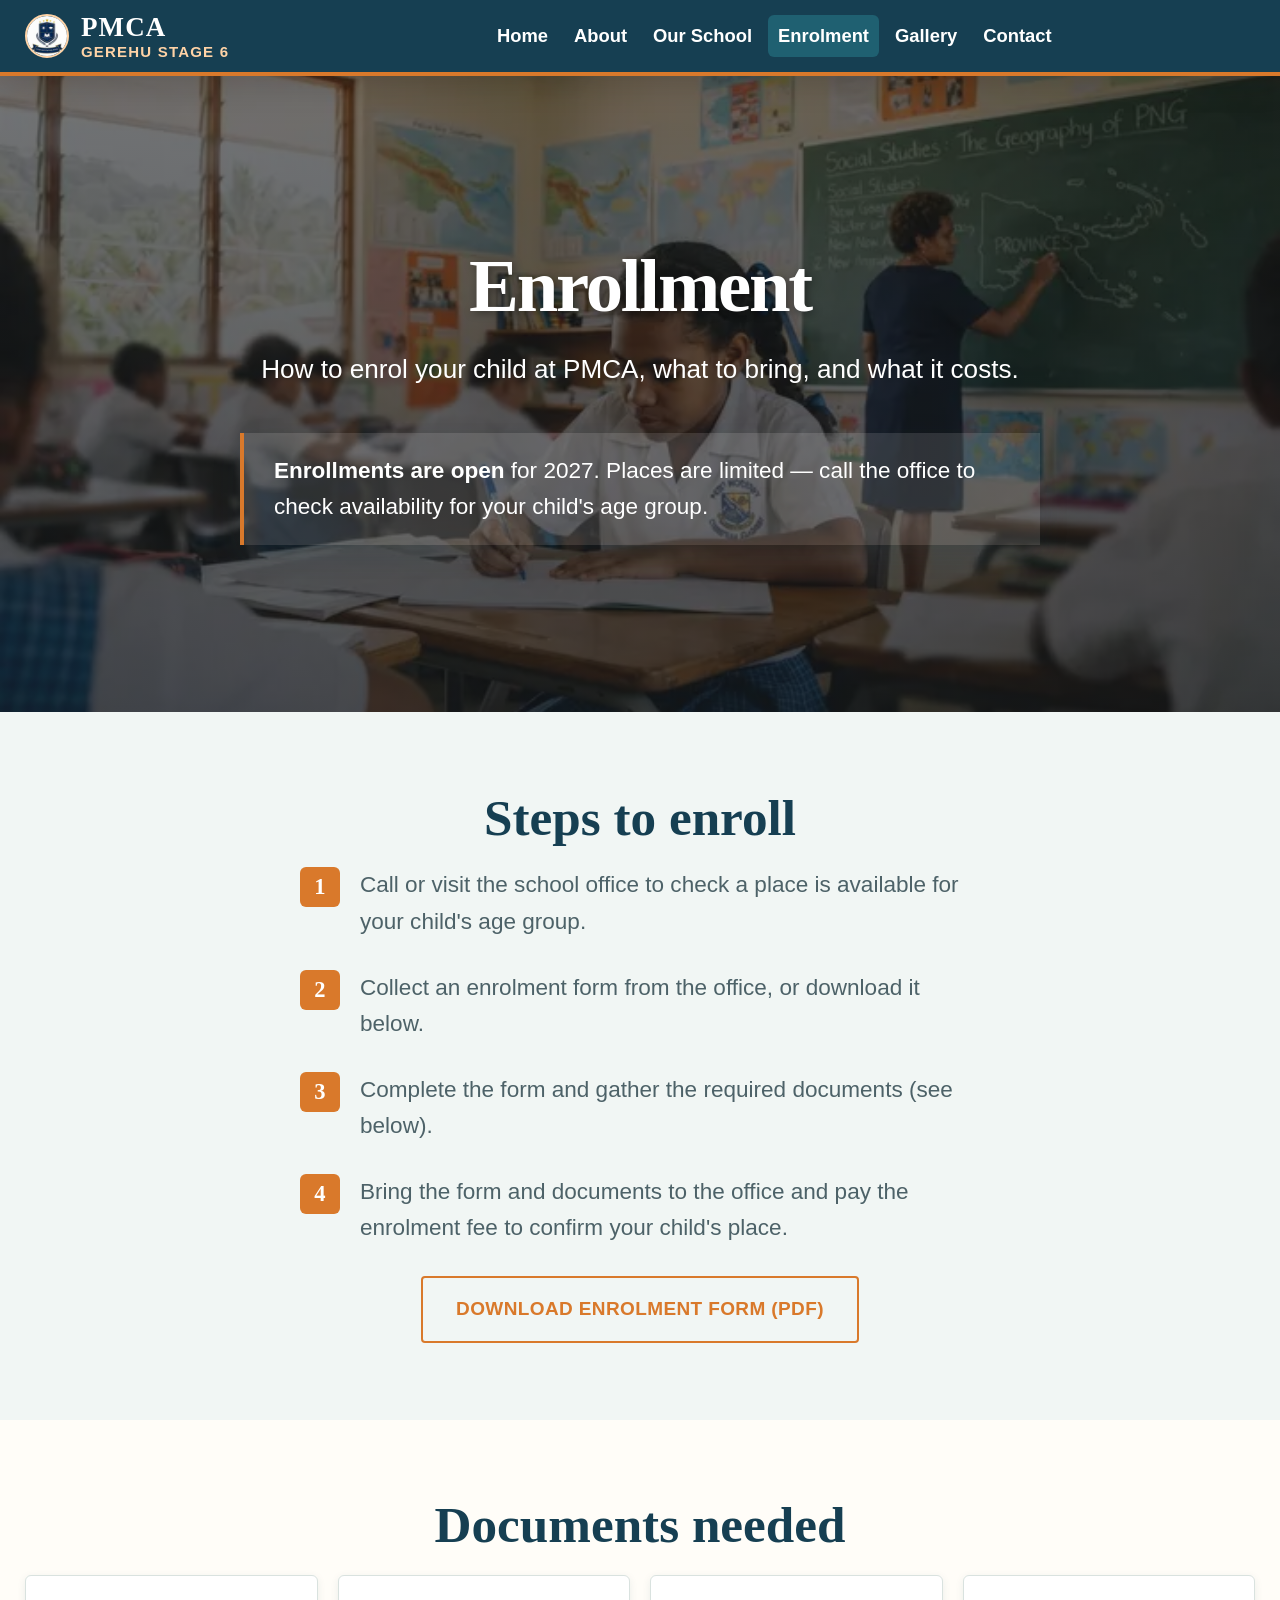
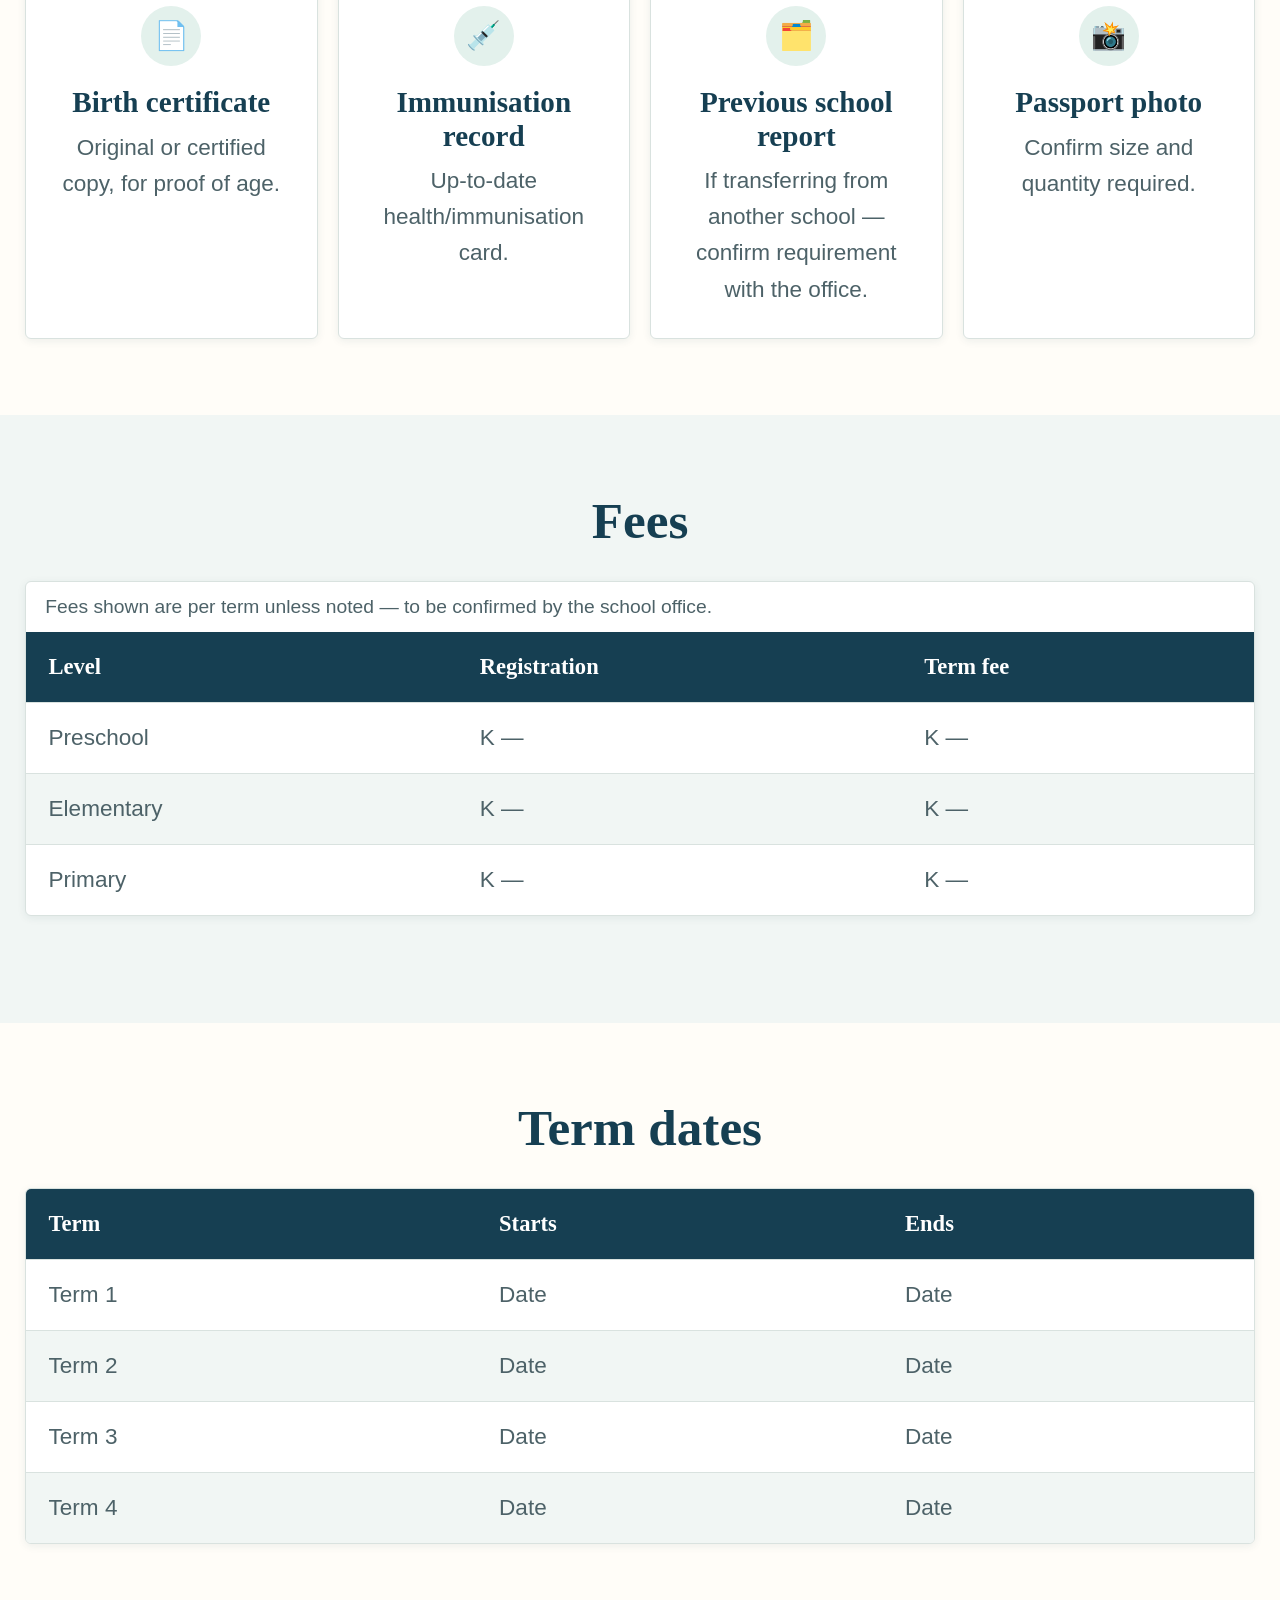
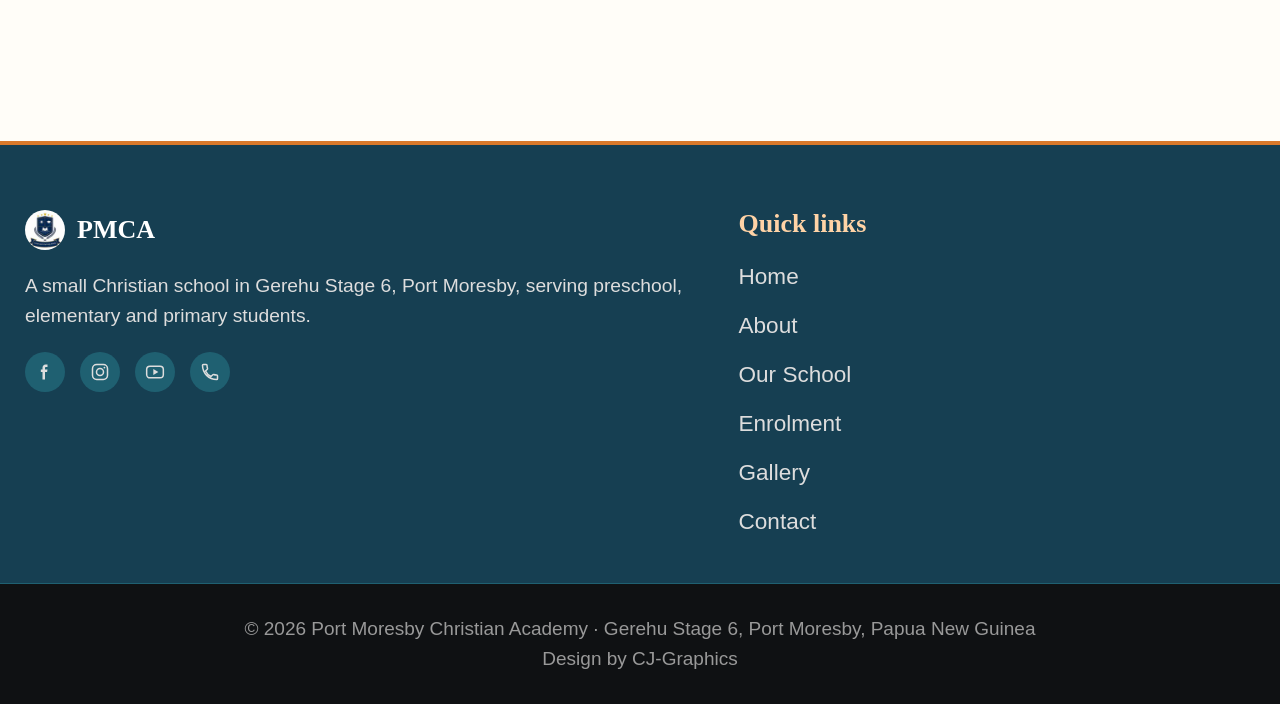
<file: enrolment.html>
<!doctype html>
<html lang="en">
<head>
<meta charset="utf-8">
<meta name="viewport" content="width=device-width, initial-scale=1">
<title>Enrolment — Port Moresby Christian Academy</title>
<meta name="description" content="How to enrol at Port Moresby Christian Academy: steps, documents needed, fees and term dates.">
<meta property="og:type" content="website">
<meta property="og:site_name" content="Port Moresby Christian Academy">
<meta property="og:title" content="Enrolment — Port Moresby Christian Academy">
<meta property="og:description" content="How to enrol at Port Moresby Christian Academy: steps, documents needed, fees and term dates.">
<meta property="og:url" content="https://example.org/enrolment.html">
<meta property="og:image" content="https://example.org/images/optimized/hero.jpg">
<link rel="icon" type="image/jpeg" href="images/optimized/logo.jpg">
<link rel="apple-touch-icon" href="images/optimized/logo.jpg">
<link rel="stylesheet" href="css/style.css">
</head>
<body>
<a class="skip-link" href="#main">Skip to content</a>

<header class="site-header">
  <div class="wrap header-inner">
    <a class="logo" href="index.html">
      <img class="logo-img" src="images/optimized/logo.jpg" alt="Port Moresby Christian Academy logo" width="32" height="32">
      <span class="logo-text">
        <span>PMCA</span>
        <span class="logo-sub">Gerehu Stage 6</span>
      </span>
    </a>

    <nav class="nav-desktop" aria-label="Primary">
      <ul>
        <li><a href="index.html">Home</a></li>
        <li><a href="about.html">About</a></li>
        <li><a href="our-school.html">Our School</a></li>
        <li><a href="enrolment.html" class="active" aria-current="page">Enrolment</a></li>
        <li><a href="gallery.html">Gallery</a></li>
        <li><a href="contact.html">Contact</a></li>
      </ul>
    </nav>

    <div class="header-actions">
      <button class="hamburger" id="menu-toggle" type="button" aria-expanded="false" aria-controls="mobile-panel" aria-label="Menu">
        <span class="hamburger-icon" aria-hidden="true"></span>
      </button>
    </div>
  </div>
</header>

<div class="mobile-panel" id="mobile-panel" role="dialog" aria-modal="true" aria-label="Menu">
  <nav aria-label="Mobile">
    <ul>
      <li><a href="index.html">Home</a></li>
      <li><a href="about.html">About</a></li>
      <li><a href="our-school.html">Our School</a></li>
      <li><a href="enrolment.html" class="active" aria-current="page">Enrolment</a></li>
      <li><a href="gallery.html">Gallery</a></li>
      <li><a href="contact.html">Contact</a></li>
    </ul>
  </nav>
  <div class="mobile-panel-footer">
    <a href="tel:+67576855071">📞 <span class="todo">+675&nbsp;7685&nbsp;5071</span></a>
    <a href="https://maps.google.com/?q=Toliman+Circuit+Gerehu+Stage+6+Port+Moresby">Toliman Circuit, Gerehu Stage 6, Port Moresby</a>
    <p class="small">Office hours: <span class="todo">Mon–Fri, 8am–4pm</span></p>
  </div>
</div>

<main id="main">
  <section class="hero">
    <div class="hero-media" aria-hidden="true">
      <picture>
        <source srcset="images/optimized/hero.webp" type="image/webp">
        <img src="images/optimized/hero.jpg" alt="" width="720" height="393">
      </picture>
    </div>
    <div class="wrap hero-inner">
      <div class="hero-text">
        <h1>Enrollment</h1>
        <p class="measure">How to enrol your child at PMCA, what to bring, and what it costs.</p>
        <div class="notice">
          <strong>Enrollments are open</strong> for <span class="todo">2027</span>. Places are limited — call the office to check availability for your child's age group.
        </div>
      </div>
    </div>
  </section>

  <section class="section section--tint">
    <div class="wrap">
      <h2>Steps to enroll</h2>
      <ol class="steps measure">
        <li>Call or visit the school office to check a place is available for your child's age group.</li>
        <li>Collect an enrolment form from the office, or download it below.</li>
        <li>Complete the form and gather the required documents (see below).</li>
        <li>Bring the form and documents to the office and pay the <span class="todo">enrolment fee</span> to confirm your child's place.</li>
      </ol>
      <p style="margin-top: var(--space-4)">
        <a class="btn-outline-sea" href="/documents/PMCA-Enrolment-Form.pdf">Download enrolment form (PDF)</a>
      </p>
    </div>
  </section>

  <section class="section section--paper">
    <div class="wrap">
      <h2>Documents needed</h2>
      <ul class="value-grid">
        <li class="value-card">
          <div class="value-icon" aria-hidden="true">📄</div>
          <h3>Birth certificate</h3>
          <p>Original or certified copy, for proof of age.</p>
        </li>
        <li class="value-card">
          <div class="value-icon" aria-hidden="true">💉</div>
          <h3>Immunisation record</h3>
          <p>Up-to-date health/immunisation card.</p>
        </li>
        <li class="value-card">
          <div class="value-icon" aria-hidden="true">🗂️</div>
          <h3 class="todo">Previous school report</h3>
          <p class="todo">If transferring from another school — confirm requirement with the office.</p>
        </li>
        <li class="value-card">
          <div class="value-icon" aria-hidden="true">📸</div>
          <h3 class="todo">Passport photo</h3>
          <p class="todo">Confirm size and quantity required.</p>
        </li>
      </ul>
    </div>
  </section>

  <section class="section section--tint">
    <div class="wrap">
      <h2>Fees</h2>
      <div class="table-scroll">
        <table>
          <caption class="small todo" style="text-align:left; padding: 0.5em 1em;">Fees shown are per term unless noted — to be confirmed by the school office.</caption>
          <thead>
            <tr>
              <th scope="col">Level</th>
              <th scope="col">Registration</th>
              <th scope="col">Term fee</th>
            </tr>
          </thead>
          <tbody>
            <tr>
              <td>Preschool</td>
              <td class="todo">K &mdash;</td>
              <td class="todo">K &mdash;</td>
            </tr>
            <tr>
              <td>Elementary</td>
              <td class="todo">K &mdash;</td>
              <td class="todo">K &mdash;</td>
            </tr>
            <tr>
              <td>Primary</td>
              <td class="todo">K &mdash;</td>
              <td class="todo">K &mdash;</td>
            </tr>
          </tbody>
        </table>
      </div>
    </div>
  </section>

  <section class="section section--paper">
    <div class="wrap">
      <h2>Term dates</h2>
      <div class="table-scroll">
        <table>
          <thead>
            <tr>
              <th scope="col">Term</th>
              <th scope="col">Starts</th>
              <th scope="col">Ends</th>
            </tr>
          </thead>
          <tbody>
            <tr><td>Term 1</td><td class="todo">Date</td><td class="todo">Date</td></tr>
            <tr><td>Term 2</td><td class="todo">Date</td><td class="todo">Date</td></tr>
            <tr><td>Term 3</td><td class="todo">Date</td><td class="todo">Date</td></tr>
            <tr><td>Term 4</td><td class="todo">Date</td><td class="todo">Date</td></tr>
          </tbody>
        </table>
      </div>
    </div>
  </section>
</main>

<footer class="site-footer">
  <div class="footer-top">
    <div class="wrap footer-cols">
      <div class="footer-col">
        <div class="footer-brand">
          <img src="images/optimized/logo.jpg" alt="" width="40" height="40">
          <span>PMCA</span>
        </div>
        <p class="small">A small Christian school in Gerehu Stage 6, Port Moresby, serving preschool, elementary and primary students.</p>
        <div class="social-icons">
          <a class="social-icon" href="https://facebook.com" target="_blank" rel="noopener" aria-label="PMCA on Facebook">
            <svg viewBox="0 0 24 24" fill="currentColor" aria-hidden="true"><path d="M15 3h-2.5C10.6 3 9 4.6 9 7v2H7v3h2v9h3v-9h2.5l.5-3H12V7c0-.6.4-1 1-1h2V3z"/></svg>
          </a>
          <a class="social-icon" href="https://instagram.com" target="_blank" rel="noopener" aria-label="PMCA on Instagram">
            <svg viewBox="0 0 24 24" fill="none" stroke="currentColor" stroke-width="1.8" aria-hidden="true"><rect x="3" y="3" width="18" height="18" rx="5"/><circle cx="12" cy="12" r="4.2"/><circle cx="17.3" cy="6.7" r="1.1" fill="currentColor" stroke="none"/></svg>
          </a>
          <a class="social-icon" href="https://youtube.com" target="_blank" rel="noopener" aria-label="PMCA on YouTube">
            <svg viewBox="0 0 24 24" aria-hidden="true"><rect x="2" y="5" width="20" height="14" rx="4" fill="none" stroke="currentColor" stroke-width="1.8"/><path d="M10 8.5l6 3.5-6 3.5z" fill="currentColor"/></svg>
          </a>
          <a class="social-icon" href="tel:+67576855071" aria-label="Call PMCA">
            <svg viewBox="0 0 24 24" fill="none" stroke="currentColor" stroke-width="1.8" stroke-linecap="round" stroke-linejoin="round" aria-hidden="true"><path d="M6.6 10.8c1.4 2.8 3.8 5.2 6.6 6.6l2.2-2.2c.3-.3.7-.4 1-.2 1.1.4 2.3.6 3.6.6.6 0 1 .4 1 1V20c0 .6-.4 1-1 1C10.6 21 3 13.4 3 4c0-.6.4-1 1-1h3.4c.6 0 1 .4 1 1 0 1.3.2 2.5.6 3.6.1.4 0 .8-.2 1L6.6 10.8z"/></svg>
          </a>
        </div>
      </div>
      <div class="footer-col">
        <h3>Quick links</h3>
        <nav class="footer-nav" aria-label="Footer">
          <ul>
            <li><a href="index.html">Home</a></li>
            <li><a href="about.html">About</a></li>
            <li><a href="our-school.html">Our School</a></li>
            <li><a href="enrolment.html">Enrolment</a></li>
            <li><a href="gallery.html">Gallery</a></li>
            <li><a href="contact.html">Contact</a></li>
          </ul>
        </nav>
      </div>
    </div>
  </div>
  <div class="footer-copyright">
    <p>© <span id="copyright-year">2026</span> Port Moresby Christian Academy · Gerehu Stage 6, Port Moresby, Papua New Guinea</p>
    <p>Design by <span>CJ-Graphics</span></p>
  </div>
</footer>

<script src="js/nav.js"></script>
</body>
</html>
</file>
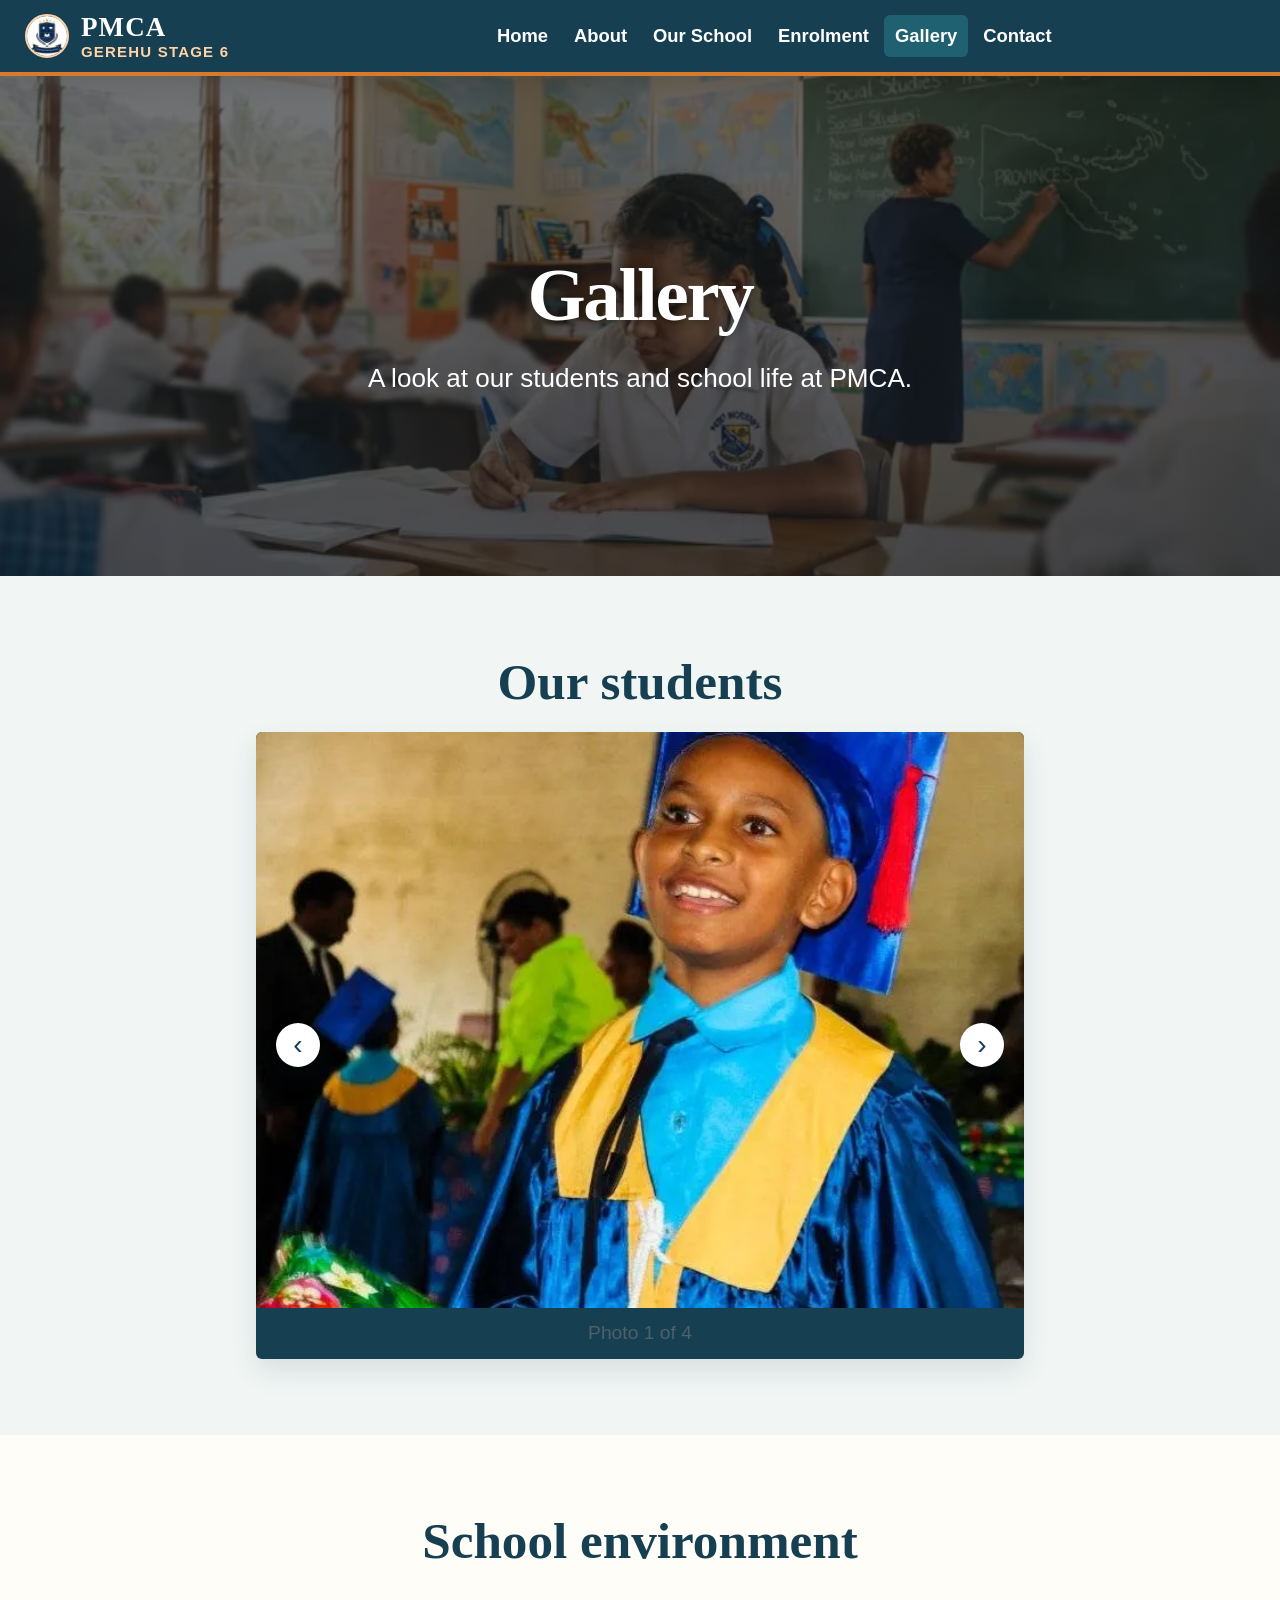
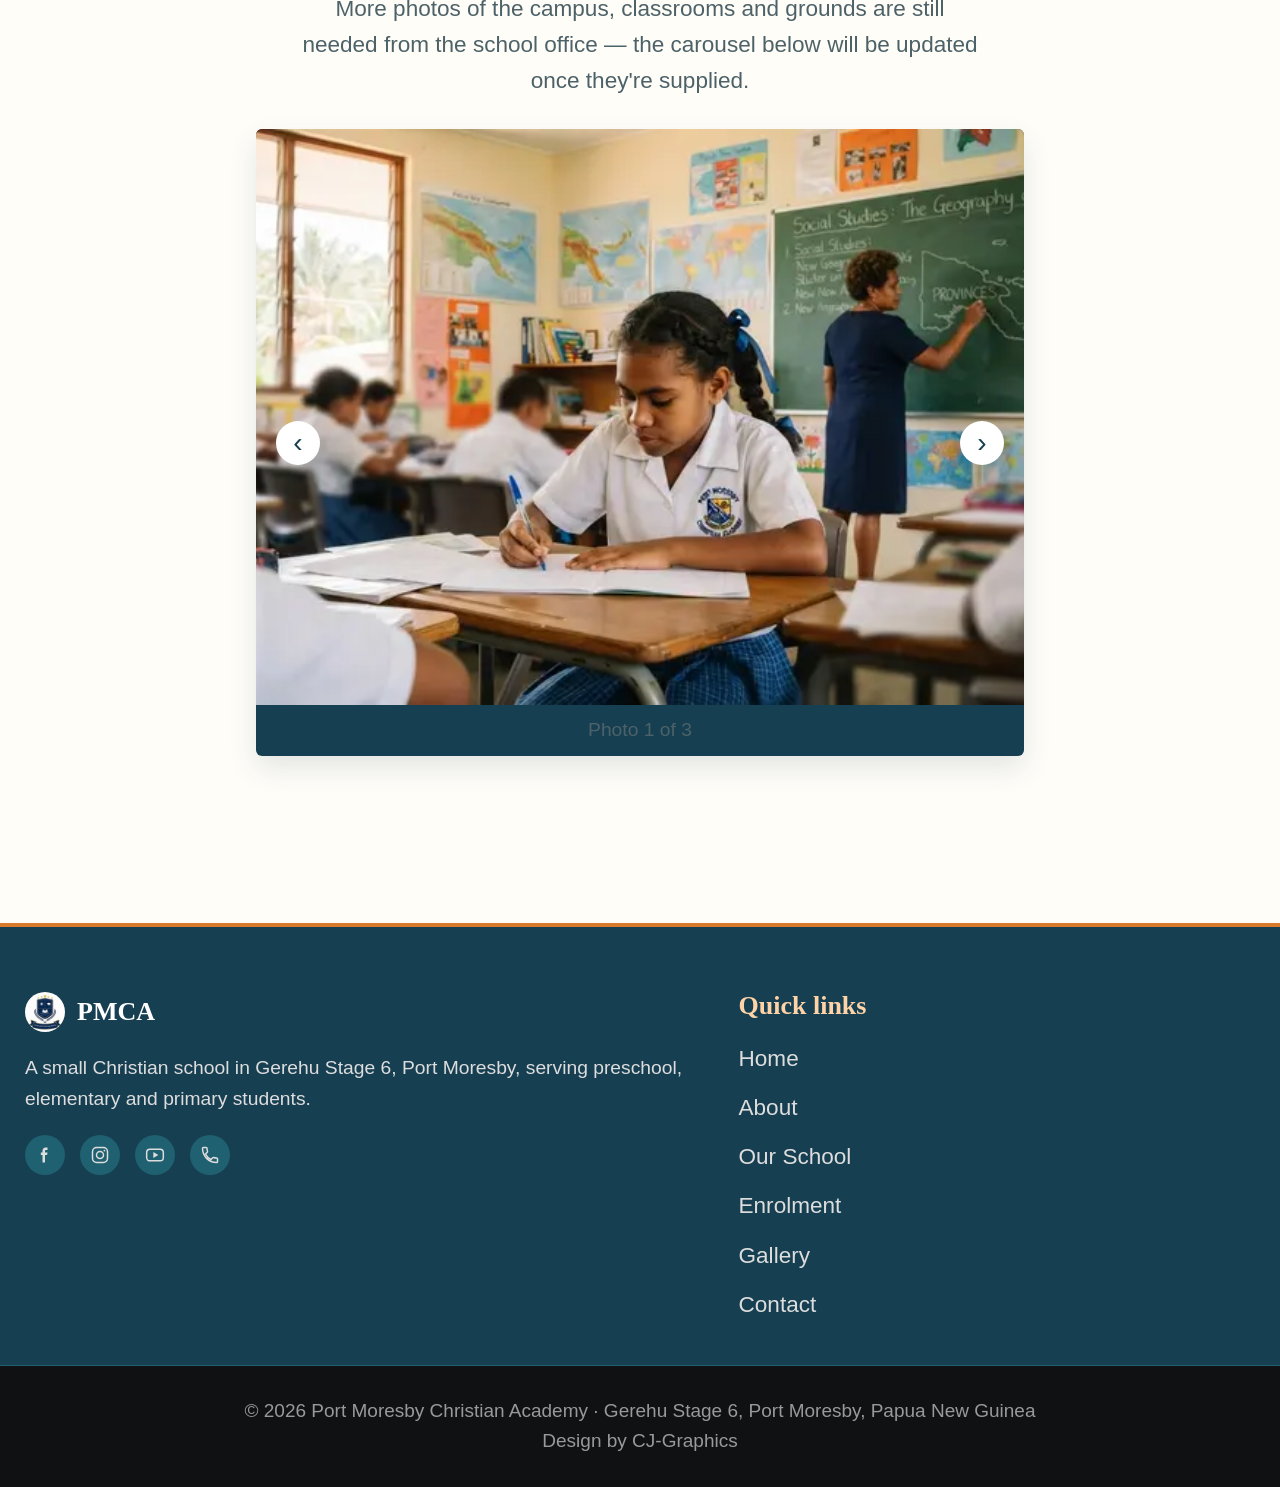
<file: gallery.html>
<!doctype html>
<html lang="en">
<head>
<meta charset="utf-8">
<meta name="viewport" content="width=device-width, initial-scale=1">
<title>Gallery — Port Moresby Christian Academy</title>
<meta name="description" content="Photos of students and school life at Port Moresby Christian Academy in Gerehu Stage 6.">
<meta property="og:type" content="website">
<meta property="og:site_name" content="Port Moresby Christian Academy">
<meta property="og:title" content="Gallery — Port Moresby Christian Academy">
<meta property="og:description" content="Photos of students and school life at Port Moresby Christian Academy in Gerehu Stage 6.">
<meta property="og:url" content="https://example.org/gallery.html">
<meta property="og:image" content="https://example.org/images/optimized/hero.jpg">
<link rel="icon" type="image/jpeg" href="images/optimized/logo.jpg">
<link rel="apple-touch-icon" href="images/optimized/logo.jpg">
<link rel="stylesheet" href="css/style.css">
</head>
<body>
<a class="skip-link" href="#main">Skip to content</a>

<header class="site-header">
  <div class="wrap header-inner">
    <a class="logo" href="index.html">
      <img class="logo-img" src="images/optimized/logo.jpg" alt="Port Moresby Christian Academy logo" width="32" height="32">
      <span class="logo-text">
        <span>PMCA</span>
        <span class="logo-sub">Gerehu Stage 6</span>
      </span>
    </a>

    <nav class="nav-desktop" aria-label="Primary">
      <ul>
        <li><a href="index.html">Home</a></li>
        <li><a href="about.html">About</a></li>
        <li><a href="our-school.html">Our School</a></li>
        <li><a href="enrolment.html">Enrolment</a></li>
        <li><a href="gallery.html" class="active" aria-current="page">Gallery</a></li>
        <li><a href="contact.html">Contact</a></li>
      </ul>
    </nav>

    <div class="header-actions">
      <button class="hamburger" id="menu-toggle" type="button" aria-expanded="false" aria-controls="mobile-panel" aria-label="Menu">
        <span class="hamburger-icon" aria-hidden="true"></span>
      </button>
    </div>
  </div>
</header>

<div class="mobile-panel" id="mobile-panel" role="dialog" aria-modal="true" aria-label="Menu">
  <nav aria-label="Mobile">
    <ul>
      <li><a href="index.html">Home</a></li>
      <li><a href="about.html">About</a></li>
      <li><a href="our-school.html">Our School</a></li>
      <li><a href="enrolment.html">Enrolment</a></li>
      <li><a href="gallery.html" class="active" aria-current="page">Gallery</a></li>
      <li><a href="contact.html">Contact</a></li>
    </ul>
  </nav>
  <div class="mobile-panel-footer">
    <a href="tel:+67576855071">📞 <span class="todo">+675&nbsp;7685&nbsp;5071</span></a>
    <a href="https://maps.google.com/?q=Toliman+Circuit+Gerehu+Stage+6+Port+Moresby">Toliman Circuit, Gerehu Stage 6, Port Moresby</a>
    <p class="small">Office hours: <span class="todo">Mon–Fri, 8am–4pm</span></p>
  </div>
</div>

<main id="main">
  <section class="hero">
    <div class="hero-media" aria-hidden="true">
      <picture>
        <source srcset="images/optimized/hero.webp" type="image/webp">
        <img src="images/optimized/hero.jpg" alt="" width="872" height="809">
      </picture>
    </div>
    <div class="wrap hero-inner">
      <div class="hero-text">
        <h1>Gallery</h1>
        <p class="measure">A look at our students and school life at PMCA.</p>
      </div>
    </div>
  </section>

  <section class="section section--tint">
    <div class="wrap">
      <h2>Our students</h2>
      <div class="carousel" data-carousel>
        <div class="carousel-track">
          <div class="carousel-slide">
            <picture>
              <source srcset="images/optimized/gallery-grad2.webp" type="image/webp">
              <img src="images/optimized/gallery-grad2.jpg" alt="A smiling student in a blue and gold graduation gown and cap at a PMCA graduation ceremony" width="674" height="686" loading="eager">
            </picture>
          </div>
          <div class="carousel-slide">
            <picture>
              <source srcset="images/optimized/gallery-grad1.webp" type="image/webp">
              <img src="images/optimized/gallery-grad1.jpg" alt="A student in a graduation gown and cap holding a wrapped gift at a PMCA graduation ceremony" width="872" height="809" loading="lazy">
            </picture>
          </div>
          <div class="carousel-slide">
            <picture>
              <source srcset="images/optimized/gallery-grad3.webp" type="image/webp">
              <img src="images/optimized/gallery-grad3.jpg" alt="A student in a graduation cap and gown holding a wrapped gift, smiling at a PMCA graduation ceremony" width="494" height="702" loading="lazy">
            </picture>
          </div>
          <div class="carousel-slide">
            <picture>
              <source srcset="images/optimized/gallery-student1.webp" type="image/webp">
              <img src="images/optimized/gallery-student1.jpg" alt="PMCA students in school uniform standing together outside a classroom" width="405" height="720" loading="lazy">
            </picture>
          </div>
        </div>
        <button class="carousel-btn carousel-prev" type="button" aria-label="Previous photo">‹</button>
        <button class="carousel-btn carousel-next" type="button" aria-label="Next photo">›</button>
        <p class="carousel-status small" aria-live="polite">Photo 1 of 4</p>
      </div>
    </div>
  </section>

  <section class="section section--paper section--center">
    <div class="wrap">
      <h2>School environment</h2>
      <p class="measure todo" style="margin-inline:auto">More photos of the campus, classrooms and grounds are still needed from the school office — the carousel below will be updated once they're supplied.</p>
      <div class="carousel" data-carousel style="margin-top: var(--space-4)">
        <div class="carousel-track">
          <div class="carousel-slide">
            <picture>
              <source srcset="images/optimized/hero.webp" type="image/webp">
              <img src="images/optimized/hero.jpg" alt="Students at Port Moresby Christian Academy on campus in Gerehu Stage 6" width="720" height="393" loading="lazy">
            </picture>
          </div>
          <div class="carousel-slide">
            <div class="carousel-placeholder">Classroom photo coming soon</div>
          </div>
          <div class="carousel-slide">
            <div class="carousel-placeholder">Campus grounds photo coming soon</div>
          </div>
        </div>
        <button class="carousel-btn carousel-prev" type="button" aria-label="Previous photo">‹</button>
        <button class="carousel-btn carousel-next" type="button" aria-label="Next photo">›</button>
        <p class="carousel-status small" aria-live="polite">Photo 1 of 3</p>
      </div>
    </div>
  </section>
</main>

<footer class="site-footer">
  <div class="footer-top">
    <div class="wrap footer-cols">
      <div class="footer-col">
        <div class="footer-brand">
          <img src="images/optimized/logo.jpg" alt="" width="40" height="40">
          <span>PMCA</span>
        </div>
        <p class="small">A small Christian school in Gerehu Stage 6, Port Moresby, serving preschool, elementary and primary students.</p>
        <div class="social-icons">
          <a class="social-icon" href="https://facebook.com" target="_blank" rel="noopener" aria-label="PMCA on Facebook">
            <svg viewBox="0 0 24 24" fill="currentColor" aria-hidden="true"><path d="M15 3h-2.5C10.6 3 9 4.6 9 7v2H7v3h2v9h3v-9h2.5l.5-3H12V7c0-.6.4-1 1-1h2V3z"/></svg>
          </a>
          <a class="social-icon" href="https://instagram.com" target="_blank" rel="noopener" aria-label="PMCA on Instagram">
            <svg viewBox="0 0 24 24" fill="none" stroke="currentColor" stroke-width="1.8" aria-hidden="true"><rect x="3" y="3" width="18" height="18" rx="5"/><circle cx="12" cy="12" r="4.2"/><circle cx="17.3" cy="6.7" r="1.1" fill="currentColor" stroke="none"/></svg>
          </a>
          <a class="social-icon" href="https://youtube.com" target="_blank" rel="noopener" aria-label="PMCA on YouTube">
            <svg viewBox="0 0 24 24" aria-hidden="true"><rect x="2" y="5" width="20" height="14" rx="4" fill="none" stroke="currentColor" stroke-width="1.8"/><path d="M10 8.5l6 3.5-6 3.5z" fill="currentColor"/></svg>
          </a>
          <a class="social-icon" href="tel:+67576855071" aria-label="Call PMCA">
            <svg viewBox="0 0 24 24" fill="none" stroke="currentColor" stroke-width="1.8" stroke-linecap="round" stroke-linejoin="round" aria-hidden="true"><path d="M6.6 10.8c1.4 2.8 3.8 5.2 6.6 6.6l2.2-2.2c.3-.3.7-.4 1-.2 1.1.4 2.3.6 3.6.6.6 0 1 .4 1 1V20c0 .6-.4 1-1 1C10.6 21 3 13.4 3 4c0-.6.4-1 1-1h3.4c.6 0 1 .4 1 1 0 1.3.2 2.5.6 3.6.1.4 0 .8-.2 1L6.6 10.8z"/></svg>
          </a>
        </div>
      </div>
      <div class="footer-col">
        <h3>Quick links</h3>
        <nav class="footer-nav" aria-label="Footer">
          <ul>
            <li><a href="index.html">Home</a></li>
            <li><a href="about.html">About</a></li>
            <li><a href="our-school.html">Our School</a></li>
            <li><a href="enrolment.html">Enrolment</a></li>
            <li><a href="gallery.html">Gallery</a></li>
            <li><a href="contact.html">Contact</a></li>
          </ul>
        </nav>
      </div>
    </div>
  </div>
  <div class="footer-copyright">
    <p>© <span id="copyright-year">2026</span> Port Moresby Christian Academy · Gerehu Stage 6, Port Moresby, Papua New Guinea</p>
    <p>Design by <span>CJ-Graphics</span></p>
  </div>
</footer>

<script src="js/nav.js"></script>
<script src="js/carousel.js"></script>
</body>
</html>
</file>
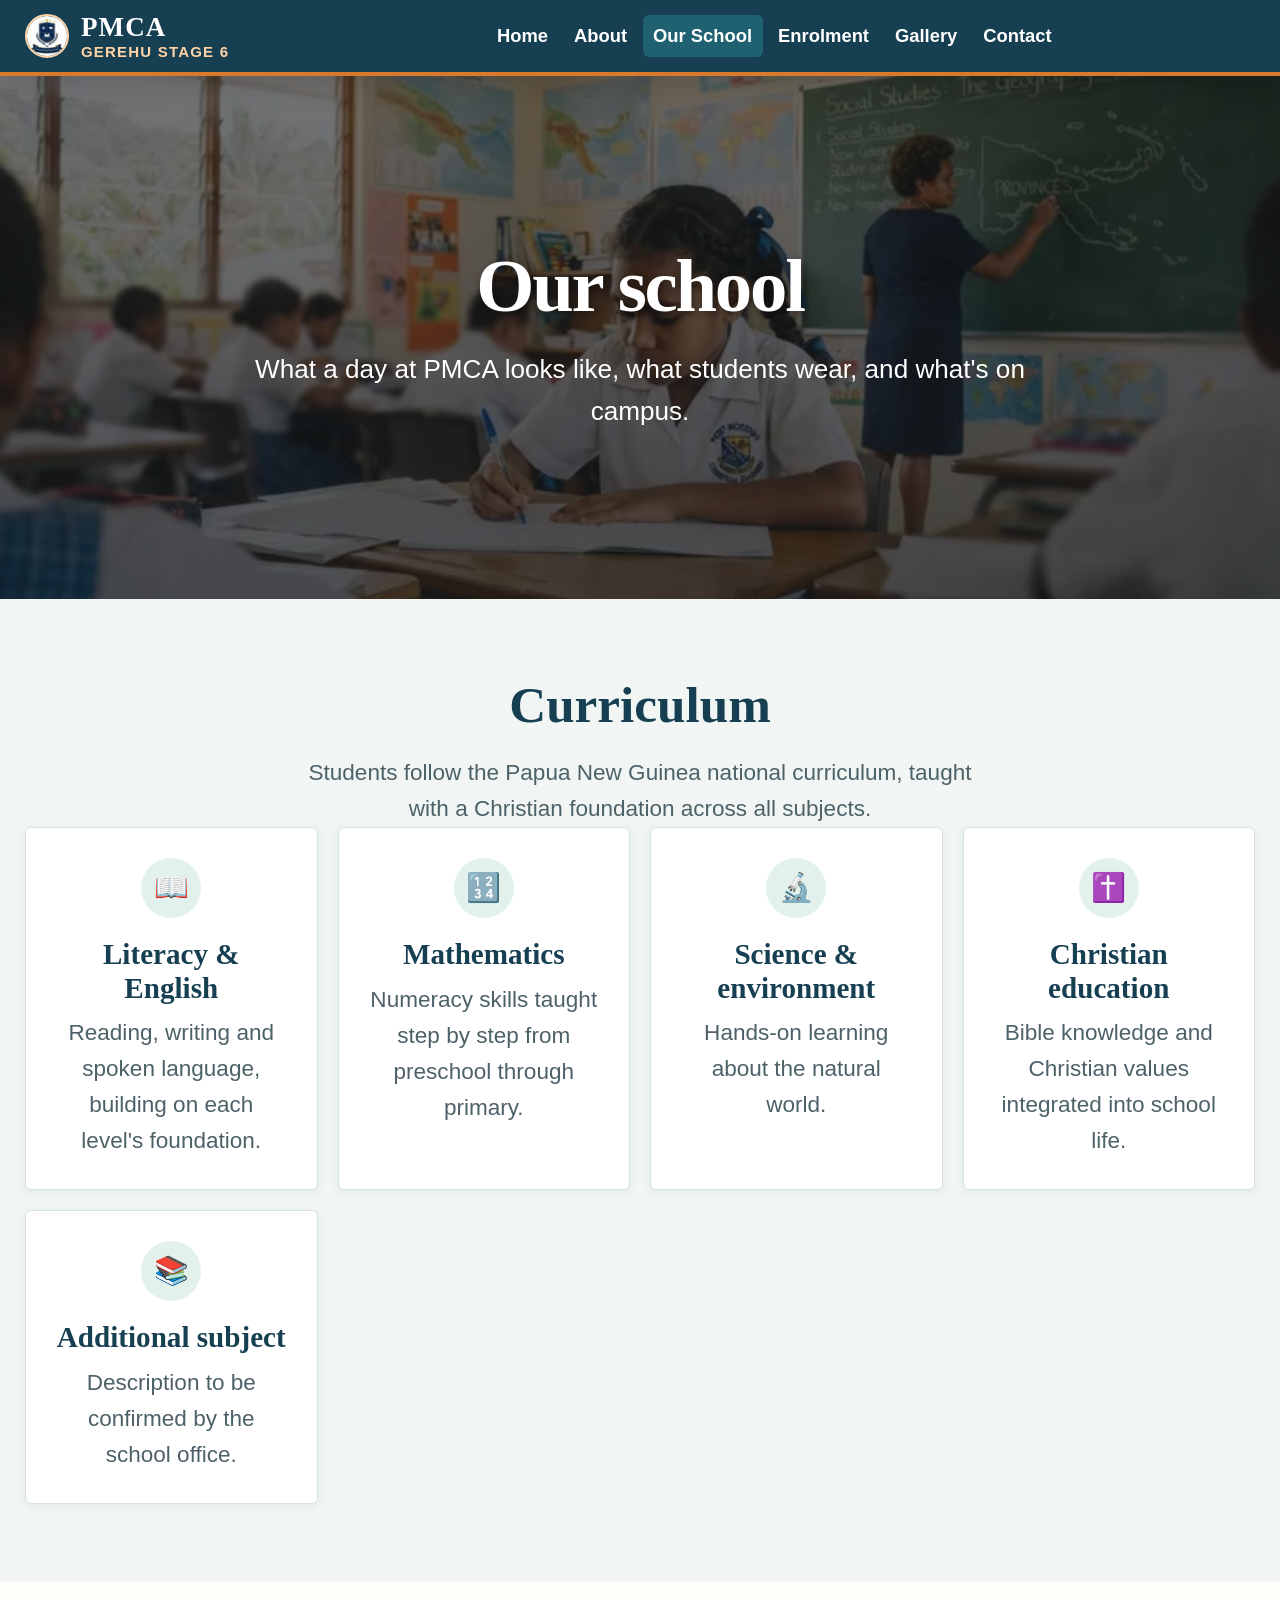
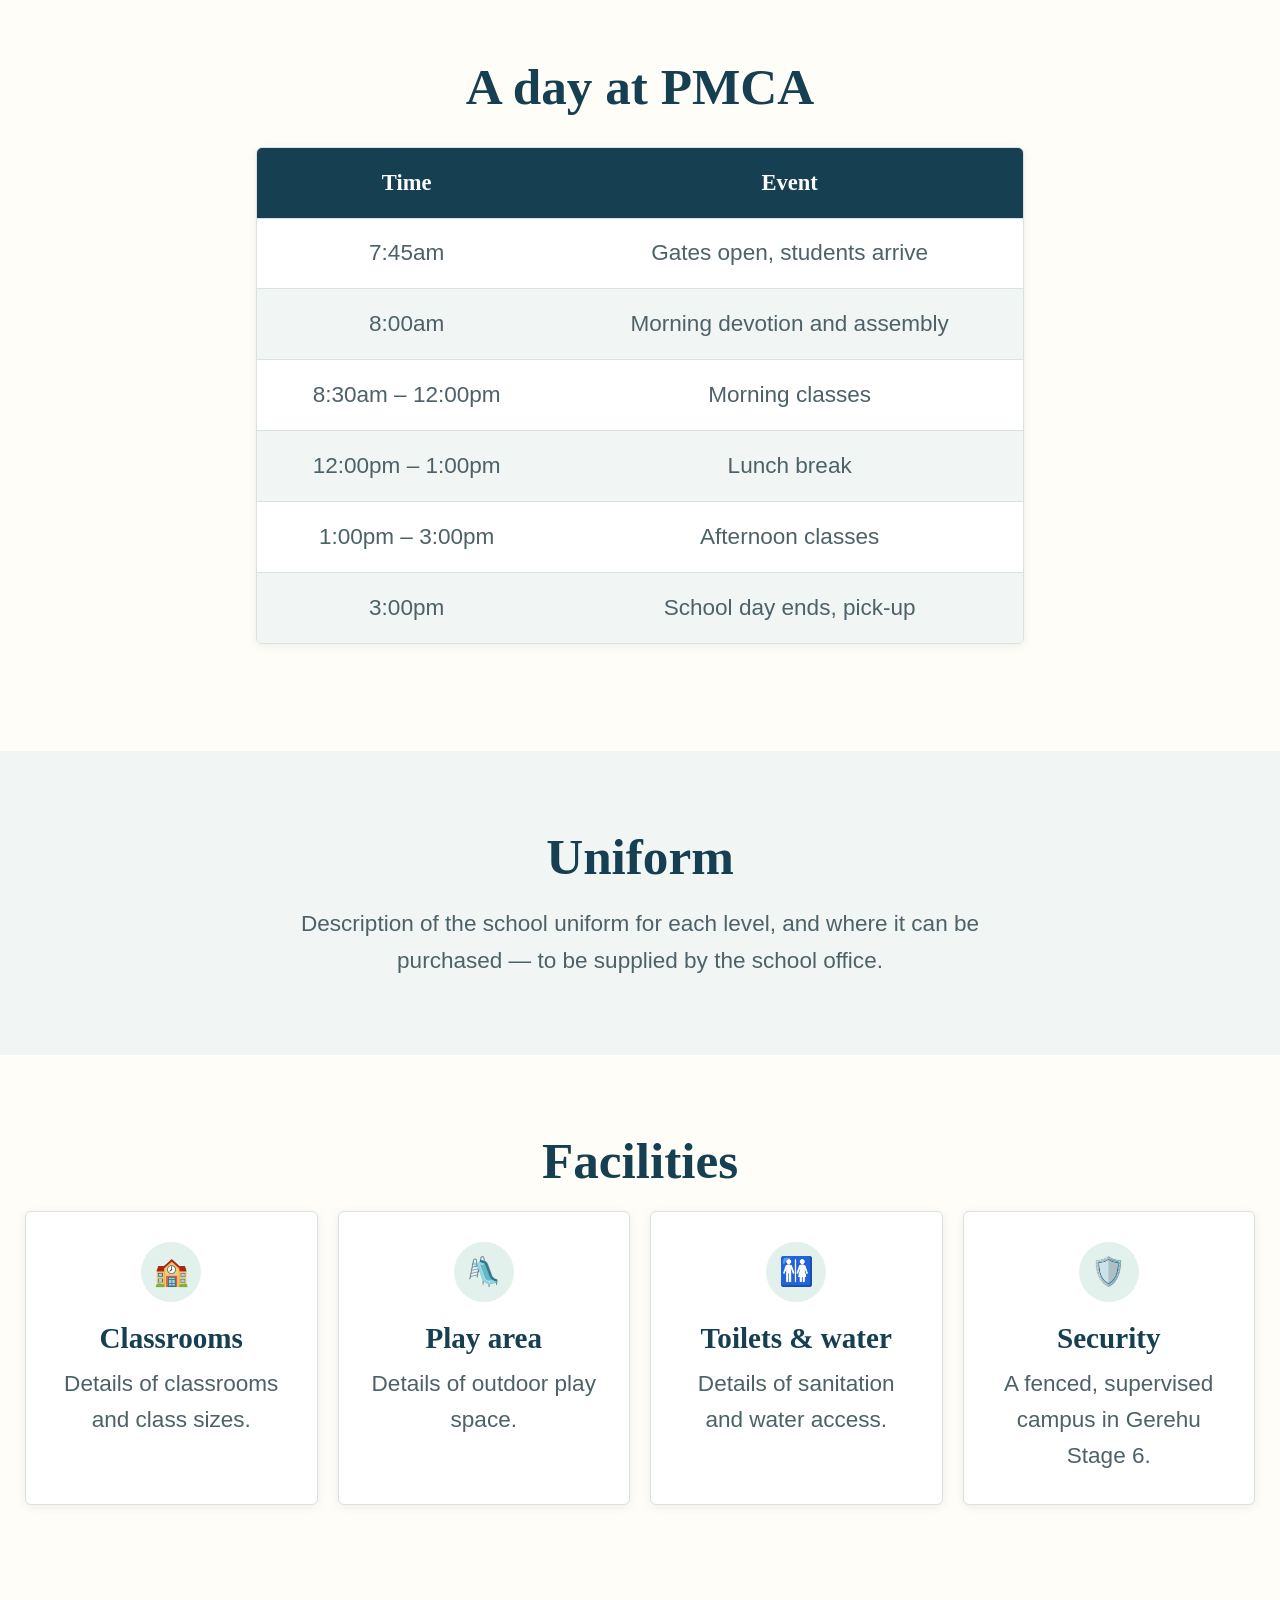
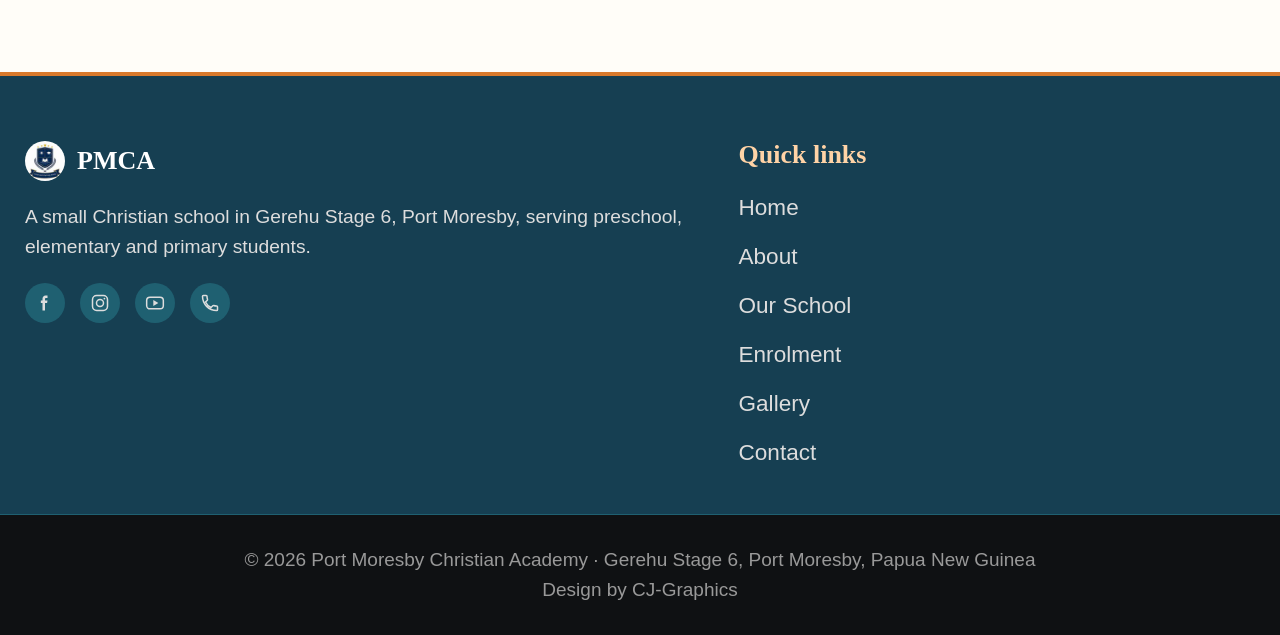
<file: our-school.html>
<!doctype html>
<html lang="en">
<head>
<meta charset="utf-8">
<meta name="viewport" content="width=device-width, initial-scale=1">
<title>Our School — Port Moresby Christian Academy</title>
<meta name="description" content="Curriculum, a typical school day, uniform and facilities at Port Moresby Christian Academy.">
<meta property="og:type" content="website">
<meta property="og:site_name" content="Port Moresby Christian Academy">
<meta property="og:title" content="Our School — Port Moresby Christian Academy">
<meta property="og:description" content="Curriculum, a typical school day, uniform and facilities at Port Moresby Christian Academy.">
<meta property="og:url" content="https://example.org/our-school.html">
<meta property="og:image" content="https://example.org/images/optimized/hero.jpg">
<link rel="icon" type="image/jpeg" href="images/optimized/logo.jpg">
<link rel="apple-touch-icon" href="images/optimized/logo.jpg">
<link rel="stylesheet" href="css/style.css">
</head>
<body>
<a class="skip-link" href="#main">Skip to content</a>

<header class="site-header">
  <div class="wrap header-inner">
    <a class="logo" href="index.html">
      <img class="logo-img" src="images/optimized/logo.jpg" alt="Port Moresby Christian Academy logo" width="32" height="32">
      <span class="logo-text">
        <span>PMCA</span>
        <span class="logo-sub">Gerehu Stage 6</span>
      </span>
    </a>

    <nav class="nav-desktop" aria-label="Primary">
      <ul>
        <li><a href="index.html">Home</a></li>
        <li><a href="about.html">About</a></li>
        <li><a href="our-school.html" class="active" aria-current="page">Our School</a></li>
        <li><a href="enrolment.html">Enrolment</a></li>
        <li><a href="gallery.html">Gallery</a></li>
        <li><a href="contact.html">Contact</a></li>
      </ul>
    </nav>

    <div class="header-actions">
      <button class="hamburger" id="menu-toggle" type="button" aria-expanded="false" aria-controls="mobile-panel" aria-label="Menu">
        <span class="hamburger-icon" aria-hidden="true"></span>
      </button>
    </div>
  </div>
</header>

<div class="mobile-panel" id="mobile-panel" role="dialog" aria-modal="true" aria-label="Menu">
  <nav aria-label="Mobile">
    <ul>
      <li><a href="index.html">Home</a></li>
      <li><a href="about.html">About</a></li>
      <li><a href="our-school.html" class="active" aria-current="page">Our School</a></li>
      <li><a href="enrolment.html">Enrolment</a></li>
      <li><a href="gallery.html">Gallery</a></li>
      <li><a href="contact.html">Contact</a></li>
    </ul>
  </nav>
  <div class="mobile-panel-footer">
    <a href="tel:+67576855071">📞 <span class="todo">+675&nbsp;7685&nbsp;5071</span></a>
    <a href="https://maps.google.com/?q=Toliman+Circuit+Gerehu+Stage+6+Port+Moresby">Toliman Circuit, Gerehu Stage 6, Port Moresby</a>
    <p class="small">Office hours: <span class="todo">Mon–Fri, 8am–4pm</span></p>
  </div>
</div>

<main id="main">
  <section class="hero">
    <div class="hero-media" aria-hidden="true">
      <picture>
        <source srcset="images/optimized/hero.webp" type="image/webp">
        <img src="images/optimized/hero.jpg" alt="" width="720" height="393">
      </picture>
    </div>
    <div class="wrap hero-inner">
      <div class="hero-text">
        <h1>Our school</h1>
        <p class="measure">What a day at PMCA looks like, what students wear, and what's on campus.</p>
      </div>
    </div>
  </section>

  <section class="section section--tint">
    <div class="wrap">
      <h2>Curriculum</h2>
      <p class="measure">Students follow the Papua New Guinea national curriculum, taught with a Christian foundation across all subjects.</p>
      <ul class="value-grid">
        <li class="value-card">
          <div class="value-icon" aria-hidden="true">📖</div>
          <h3>Literacy &amp; English</h3>
          <p>Reading, writing and spoken language, building on each level's foundation.</p>
        </li>
        <li class="value-card">
          <div class="value-icon" aria-hidden="true">🔢</div>
          <h3>Mathematics</h3>
          <p>Numeracy skills taught step by step from preschool through primary.</p>
        </li>
        <li class="value-card">
          <div class="value-icon" aria-hidden="true">🔬</div>
          <h3>Science &amp; environment</h3>
          <p>Hands-on learning about the natural world.</p>
        </li>
        <li class="value-card">
          <div class="value-icon" aria-hidden="true">✝️</div>
          <h3>Christian education</h3>
          <p>Bible knowledge and Christian values integrated into school life.</p>
        </li>
        <li class="value-card">
          <div class="value-icon" aria-hidden="true">📚</div>
          <h3 class="todo">Additional subject</h3>
          <p class="todo">Description to be confirmed by the school office.</p>
        </li>
      </ul>
    </div>
  </section>

  <section class="section section--paper">
    <div class="wrap">
      <h2>A day at PMCA</h2>
      <div class="table-scroll table-scroll--center">
        <table>
          <thead>
            <tr>
              <th scope="col">Time</th>
              <th scope="col">Event</th>
            </tr>
          </thead>
          <tbody>
            <tr><td class="todo">7:45am</td><td>Gates open, students arrive</td></tr>
            <tr><td class="todo">8:00am</td><td>Morning devotion and assembly</td></tr>
            <tr><td class="todo">8:30am – 12:00pm</td><td>Morning classes</td></tr>
            <tr><td class="todo">12:00pm – 1:00pm</td><td>Lunch break</td></tr>
            <tr><td class="todo">1:00pm – 3:00pm</td><td>Afternoon classes</td></tr>
            <tr><td class="todo">3:00pm</td><td>School day ends, pick-up</td></tr>
          </tbody>
        </table>
      </div>
    </div>
  </section>

  <section class="section section--tint">
    <div class="wrap">
      <h2>Uniform</h2>
      <p class="measure todo">Description of the school uniform for each level, and where it can be purchased — to be supplied by the school office.</p>
    </div>
  </section>

  <section class="section section--paper">
    <div class="wrap">
      <h2>Facilities</h2>
      <ul class="value-grid">
        <li class="value-card">
          <div class="value-icon" aria-hidden="true">🏫</div>
          <h3>Classrooms</h3>
          <p class="todo">Details of classrooms and class sizes.</p>
        </li>
        <li class="value-card">
          <div class="value-icon" aria-hidden="true">🛝</div>
          <h3>Play area</h3>
          <p class="todo">Details of outdoor play space.</p>
        </li>
        <li class="value-card">
          <div class="value-icon" aria-hidden="true">🚻</div>
          <h3>Toilets &amp; water</h3>
          <p class="todo">Details of sanitation and water access.</p>
        </li>
        <li class="value-card">
          <div class="value-icon" aria-hidden="true">🛡️</div>
          <h3>Security</h3>
          <p>A fenced, supervised campus in Gerehu Stage 6.</p>
        </li>
      </ul>
    </div>
  </section>
</main>

<footer class="site-footer">
  <div class="footer-top">
    <div class="wrap footer-cols">
      <div class="footer-col">
        <div class="footer-brand">
          <img src="images/optimized/logo.jpg" alt="" width="40" height="40">
          <span>PMCA</span>
        </div>
        <p class="small">A small Christian school in Gerehu Stage 6, Port Moresby, serving preschool, elementary and primary students.</p>
        <div class="social-icons">
          <a class="social-icon" href="https://facebook.com" target="_blank" rel="noopener" aria-label="PMCA on Facebook">
            <svg viewBox="0 0 24 24" fill="currentColor" aria-hidden="true"><path d="M15 3h-2.5C10.6 3 9 4.6 9 7v2H7v3h2v9h3v-9h2.5l.5-3H12V7c0-.6.4-1 1-1h2V3z"/></svg>
          </a>
          <a class="social-icon" href="https://instagram.com" target="_blank" rel="noopener" aria-label="PMCA on Instagram">
            <svg viewBox="0 0 24 24" fill="none" stroke="currentColor" stroke-width="1.8" aria-hidden="true"><rect x="3" y="3" width="18" height="18" rx="5"/><circle cx="12" cy="12" r="4.2"/><circle cx="17.3" cy="6.7" r="1.1" fill="currentColor" stroke="none"/></svg>
          </a>
          <a class="social-icon" href="https://youtube.com" target="_blank" rel="noopener" aria-label="PMCA on YouTube">
            <svg viewBox="0 0 24 24" aria-hidden="true"><rect x="2" y="5" width="20" height="14" rx="4" fill="none" stroke="currentColor" stroke-width="1.8"/><path d="M10 8.5l6 3.5-6 3.5z" fill="currentColor"/></svg>
          </a>
          <a class="social-icon" href="tel:+67576855071" aria-label="Call PMCA">
            <svg viewBox="0 0 24 24" fill="none" stroke="currentColor" stroke-width="1.8" stroke-linecap="round" stroke-linejoin="round" aria-hidden="true"><path d="M6.6 10.8c1.4 2.8 3.8 5.2 6.6 6.6l2.2-2.2c.3-.3.7-.4 1-.2 1.1.4 2.3.6 3.6.6.6 0 1 .4 1 1V20c0 .6-.4 1-1 1C10.6 21 3 13.4 3 4c0-.6.4-1 1-1h3.4c.6 0 1 .4 1 1 0 1.3.2 2.5.6 3.6.1.4 0 .8-.2 1L6.6 10.8z"/></svg>
          </a>
        </div>
      </div>
      <div class="footer-col">
        <h3>Quick links</h3>
        <nav class="footer-nav" aria-label="Footer">
          <ul>
            <li><a href="index.html">Home</a></li>
            <li><a href="about.html">About</a></li>
            <li><a href="our-school.html">Our School</a></li>
            <li><a href="enrolment.html">Enrolment</a></li>
            <li><a href="gallery.html">Gallery</a></li>
            <li><a href="contact.html">Contact</a></li>
          </ul>
        </nav>
      </div>
    </div>
  </div>
  <div class="footer-copyright">
    <p>© <span id="copyright-year">2026</span> Port Moresby Christian Academy · Gerehu Stage 6, Port Moresby, Papua New Guinea</p>
    <p>Design by <span>CJ-Graphics</span></p>
  </div>
</footer>

<script src="js/nav.js"></script>
</body>
</html>
</file>
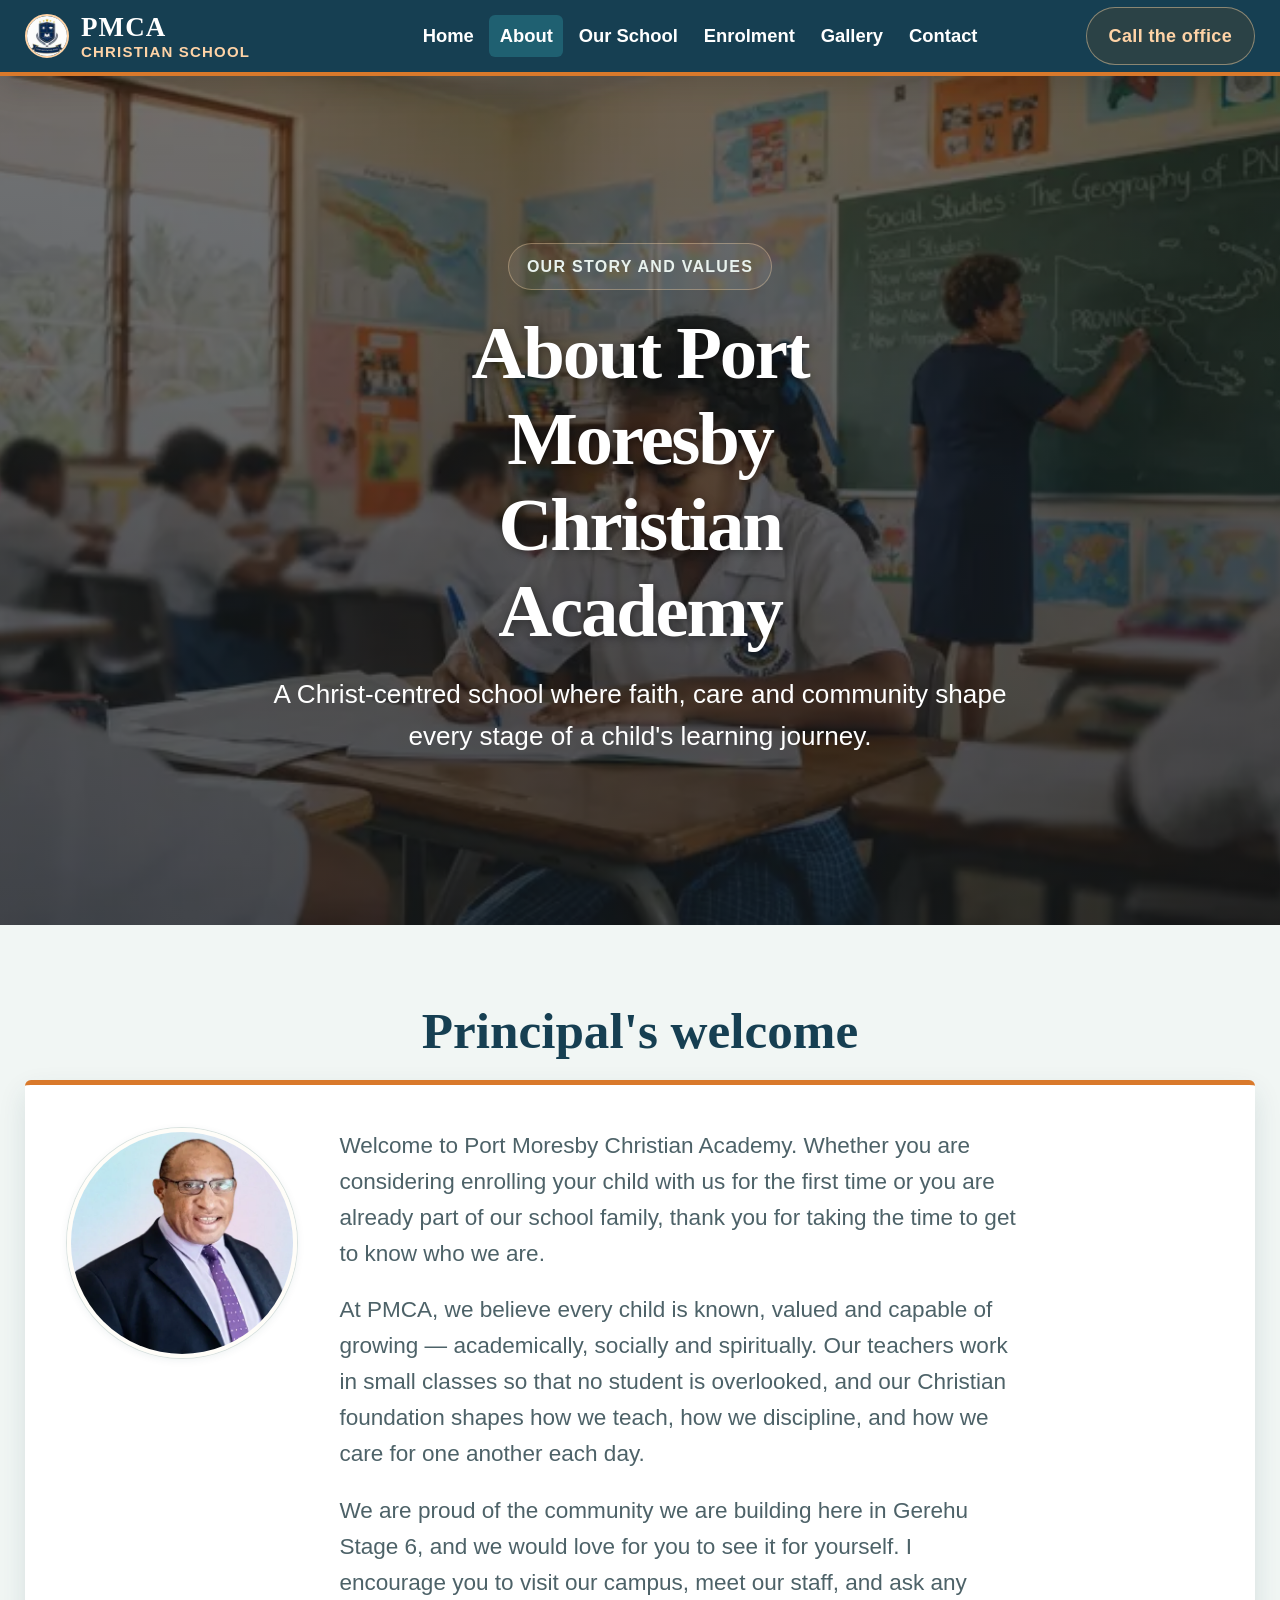
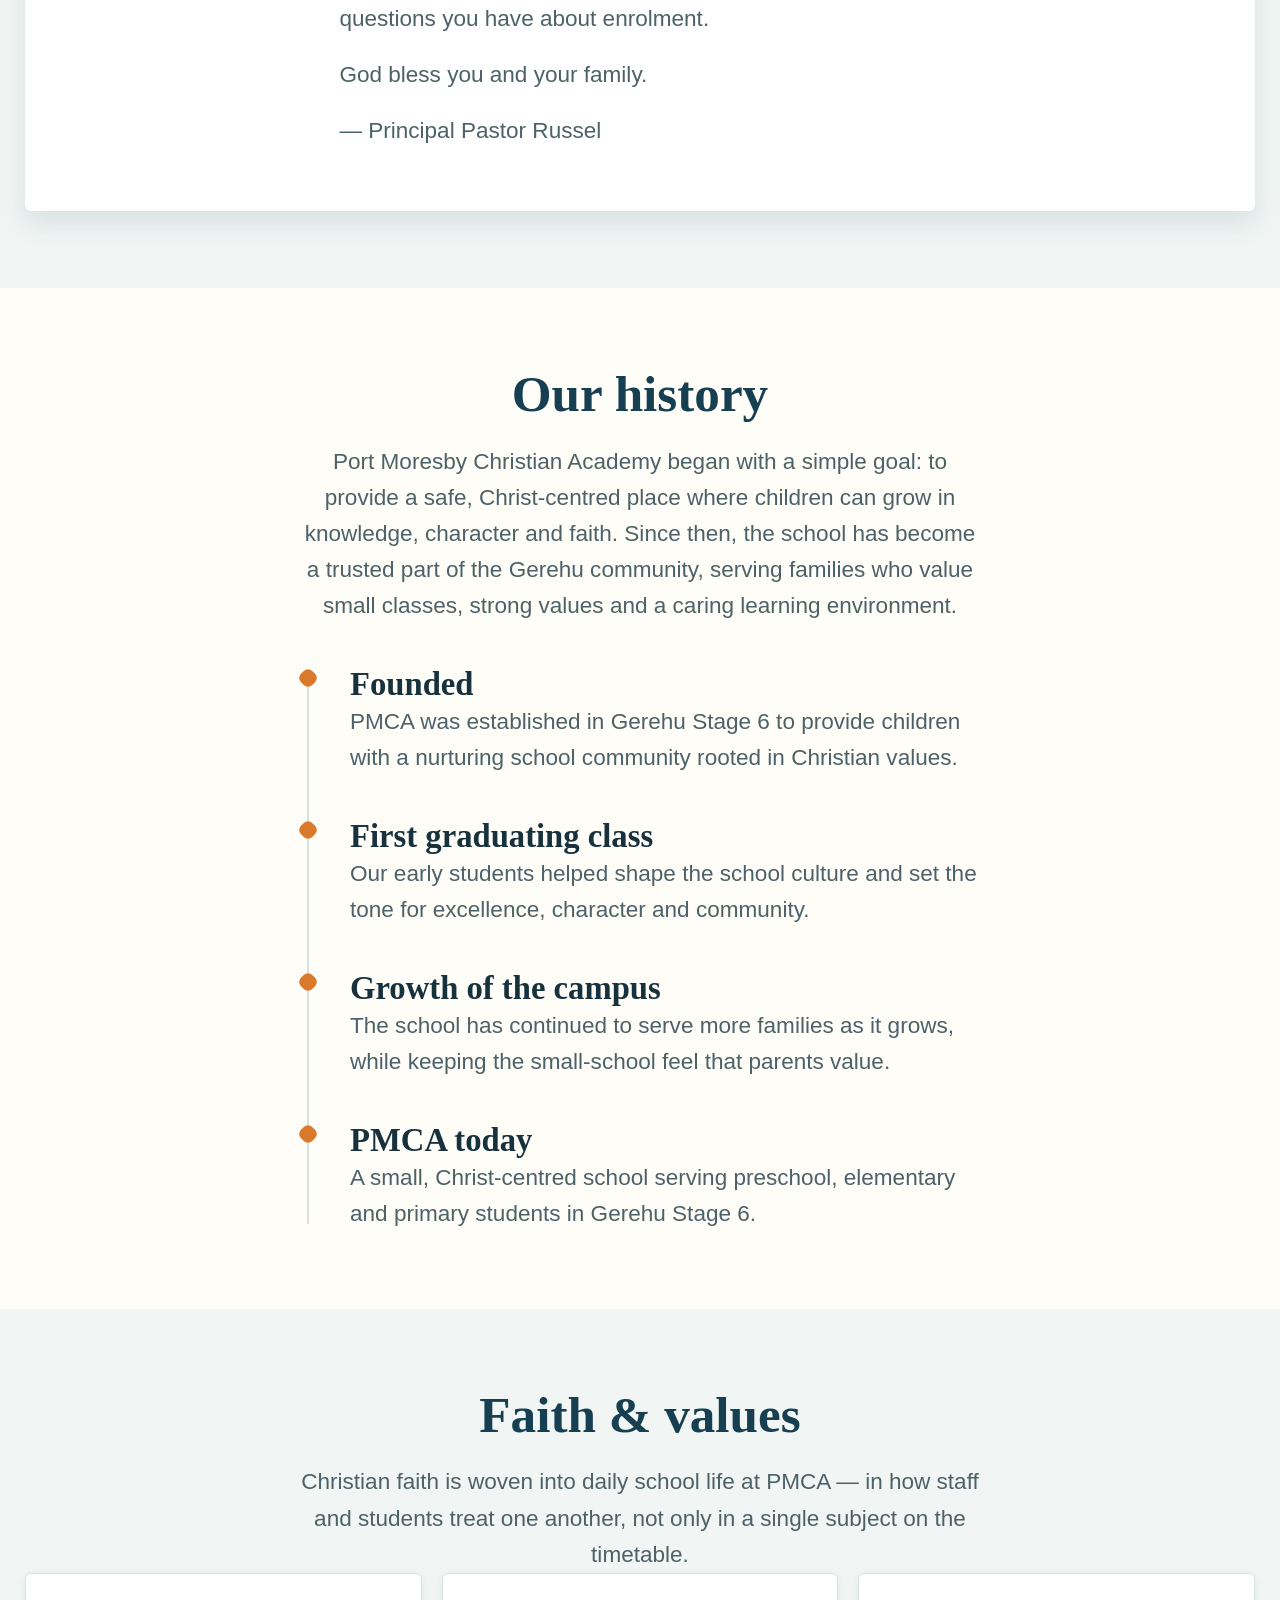
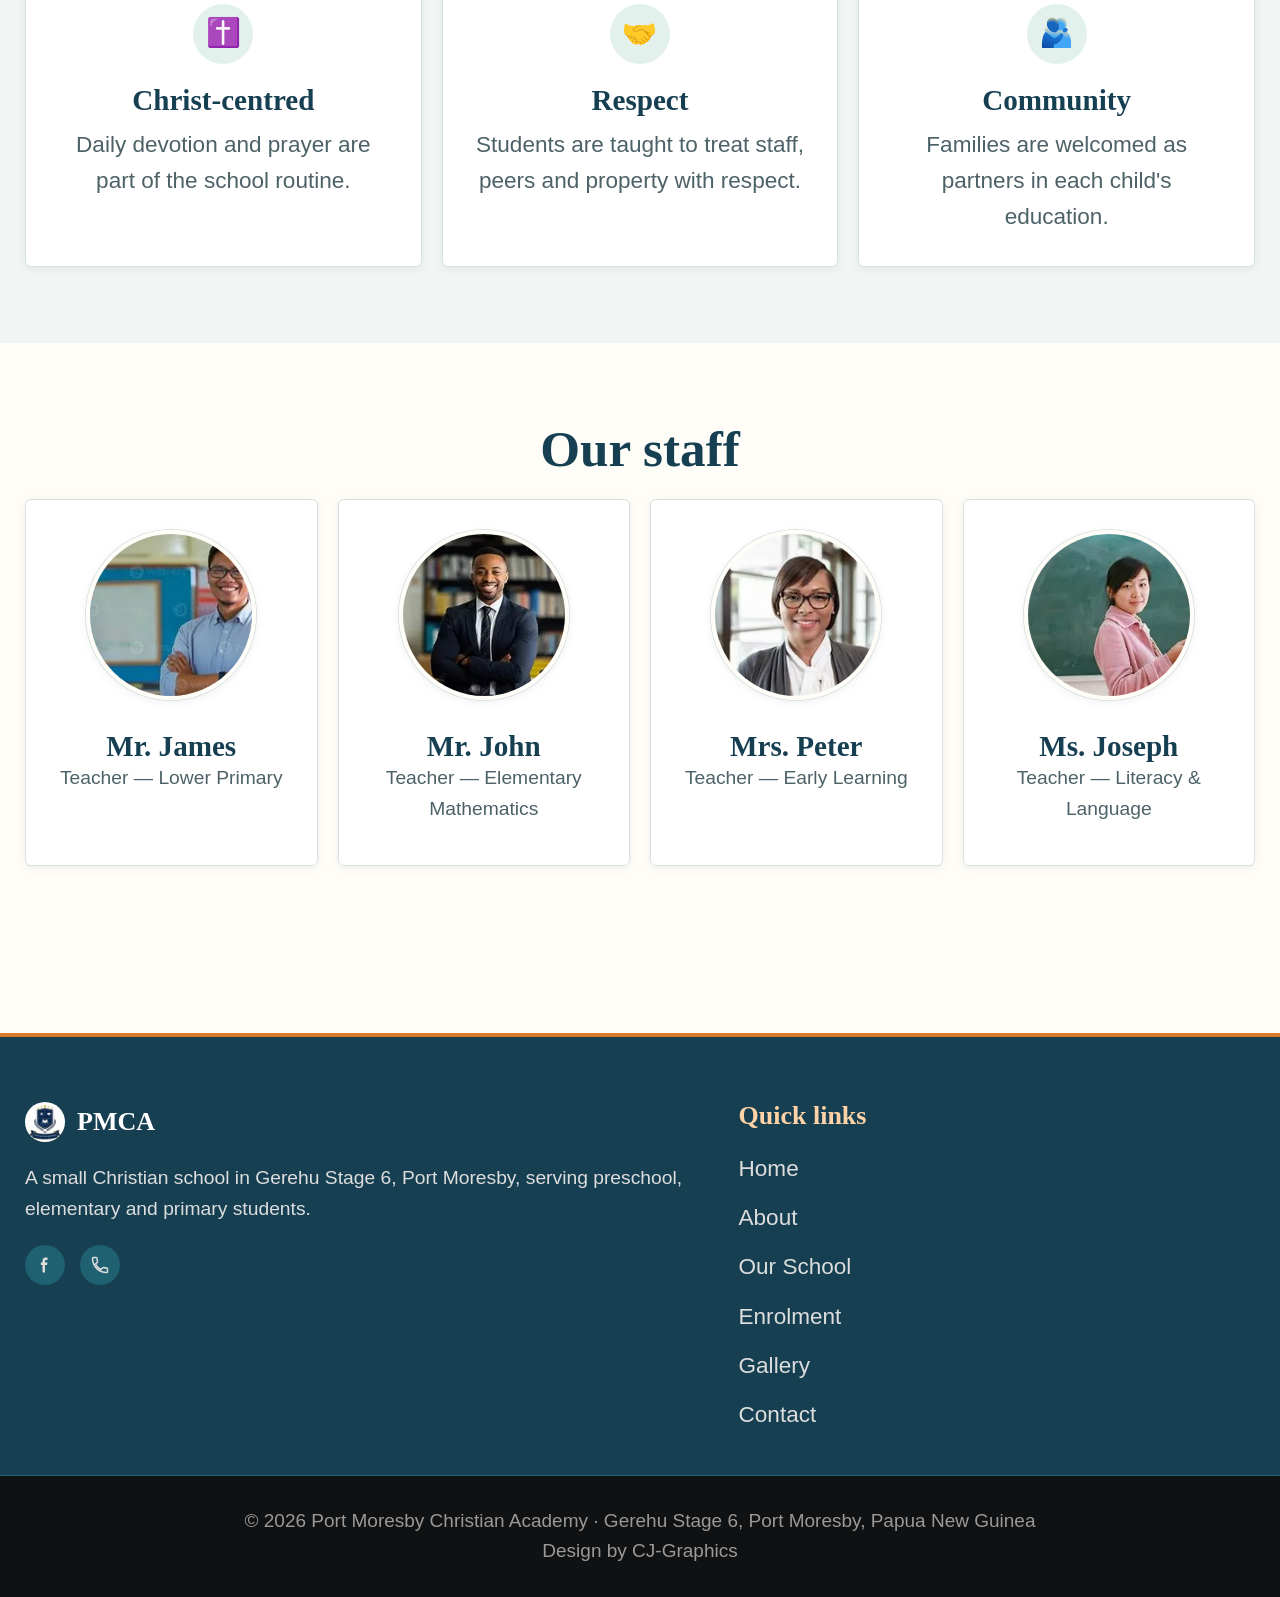
<file: src/about.html>
<!doctype html>
<html lang="en">
<head>
<meta charset="utf-8">
<meta name="viewport" content="width=device-width, initial-scale=1">
<title>About — Port Moresby Christian Academy</title>
<meta name="description" content="History, faith and values, and the staff of Port Moresby Christian Academy in Gerehu Stage 6.">
<meta property="og:type" content="website">
<meta property="og:site_name" content="Port Moresby Christian Academy">
<meta property="og:title" content="About — Port Moresby Christian Academy">
<meta property="og:description" content="History, faith and values, and the staff of Port Moresby Christian Academy in Gerehu Stage 6.">
<meta property="og:url" content="https://your-domain.com/src/about.html">
<meta property="og:image" content="https://your-domain.com/images/optimized/hero.jpg">
<link rel="icon" type="image/jpeg" href="../images/optimized/logo.jpg">
<link rel="apple-touch-icon" href="../images/optimized/logo.jpg">
<link rel="stylesheet" href="../css/style.css">
</head>
<body>
<a class="skip-link" href="#main">Skip to content</a>

<header class="site-header">
  <div class="wrap header-inner">
    <a class="logo" href="../index.html" aria-label="Port Moresby Christian Academy home">
      <img class="logo-img" src="../images/optimized/logo.jpg" alt="Port Moresby Christian Academy logo" width="32" height="32">
      <span class="logo-text">
        <span>PMCA</span>
        <span class="logo-sub">Christian School</span>
      </span>
    </a>

    <nav class="nav-desktop" aria-label="Primary">
      <ul>
        <li><a href="../index.html">Home</a></li>
        <li><a href="about.html" class="active" aria-current="page">About</a></li>
        <li><a href="our-school.html">Our School</a></li>
        <li><a href="enrolment.html">Enrolment</a></li>
        <li><a href="gallery.html">Gallery</a></li>
        <li><a href="contact.html">Contact</a></li>
      </ul>
    </nav>

    <div class="header-actions">
      <a class="header-cta" href="tel:+67576855071">Call the office</a>
      <button class="hamburger" id="menu-toggle" type="button" aria-expanded="false" aria-controls="mobile-panel" aria-label="Menu">
        <span class="hamburger-icon" aria-hidden="true"></span>
      </button>
    </div>
  </div>
</header>

<div class="mobile-panel" id="mobile-panel" role="dialog" aria-modal="true" aria-label="Menu">
  <button class="mobile-panel-close" id="menu-close" type="button" aria-label="Close menu">
    <span aria-hidden="true">&times;</span>
  </button>
  <nav aria-label="Mobile">
    <ul>
      <li><a href="../index.html">Home</a></li>
      <li><a href="about.html" class="active" aria-current="page">About</a></li>
      <li><a href="our-school.html">Our School</a></li>
      <li><a href="enrolment.html">Enrolment</a></li>
      <li><a href="gallery.html">Gallery</a></li>
      <li><a href="contact.html">Contact</a></li>
    </ul>
  </nav>
  <div class="mobile-panel-footer">
    <a href="tel:+67576855071">📞 +675&nbsp;7685&nbsp;5071</a>
    <a href="https://www.google.com/maps?q=Port+Moresby+Christian+Academy,+Toliman+Circuit,+Port+Moresby+National+Capital+District/">Toliman Circuit, Gerehu Stage 6, Port Moresby</a>
    <p class="small">Office hours: Mon–Fri, 8am–4pm</p>
  </div>
</div>

<main id="main">
  <section class="hero">
    <div class="hero-media" aria-hidden="true">
      <picture>
        <source srcset="../images/optimized/hero.webp" type="image/webp">
        <img src="../images/optimized/hero.jpg" alt="" width="720" height="393">
      </picture>
    </div>
    <div class="wrap hero-inner">
      <div class="hero-text">
        <p class="hero-trust">Our story and values</p>
        <h1>About Port Moresby Christian Academy</h1>
        <p class="measure">A Christ-centred school where faith, care and community shape every stage of a child's learning journey.</p>
      </div>
    </div>
  </section>

  <section class="section section--tint">
    <div class="wrap">
      <h2>Principal's welcome</h2>
      <div class="principal-card">
        <div class="principal-block">
          <picture>
            <source srcset="../images/optimized/principal.webp" type="image/webp">
            <img src="../images/optimized/principal.jpg" alt="Principal Pastor Russel" width="460" height="460" loading="lazy">
          </picture>
          <div class="content">
            <p class="measure">Welcome to Port Moresby Christian Academy. Whether you are considering enrolling your child with us for the first time or you are already part of our school family, thank you for taking the time to get to know who we are.</p>
            <p class="measure">At PMCA, we believe every child is known, valued and capable of growing — academically, socially and spiritually. Our teachers work in small classes so that no student is overlooked, and our Christian foundation shapes how we teach, how we discipline, and how we care for one another each day.</p>
            <p class="measure">We are proud of the community we are building here in Gerehu Stage 6, and we would love for you to see it for yourself. I encourage you to visit our campus, meet our staff, and ask any questions you have about enrolment.</p>
            <p class="measure">God bless you and your family.</p>
            <p class="measure">— Principal Pastor Russel </p>
          </div>
        </div>
      </div>
    </div>
  </section>

  <section class="section section--paper">
    <div class="wrap">
      <h2>Our history</h2>
      <p class="measure">Port Moresby Christian Academy began with a simple goal: to provide a safe, Christ-centred place where children can grow in knowledge, character and faith. Since then, the school has become a trusted part of the Gerehu community, serving families who value small classes, strong values and a caring learning environment.</p>
      <ul class="ladder timeline measure section-list">
        <li class="ladder-item">
          <h3>Founded</h3>
          <p>PMCA was established in Gerehu Stage 6 to provide children with a nurturing school community rooted in Christian values.</p>
        </li>
        <li class="ladder-item">
          <h3>First graduating class</h3>
          <p>Our early students helped shape the school culture and set the tone for excellence, character and community.</p>
        </li>
        <li class="ladder-item">
          <h3>Growth of the campus</h3>
          <p>The school has continued to serve more families as it grows, while keeping the small-school feel that parents value.</p>
        </li>
        <li class="ladder-item">
          <h3>PMCA today</h3>
          <p>A small, Christ-centred school serving preschool, elementary and primary students in Gerehu Stage 6.</p>
        </li>
      </ul>
    </div>
  </section>

  <section class="section section--tint">
    <div class="wrap">
      <h2>Faith &amp; values</h2>
      <p class="measure">Christian faith is woven into daily school life at PMCA — in how staff and students treat one another, not only in a single subject on the timetable.</p>
      <ul class="value-grid">
        <li class="value-card">
          <div class="value-icon" aria-hidden="true">✝️</div>
          <h3>Christ-centred</h3>
          <p>Daily devotion and prayer are part of the school routine.</p>
        </li>
        <li class="value-card">
          <div class="value-icon" aria-hidden="true">🤝</div>
          <h3>Respect</h3>
          <p>Students are taught to treat staff, peers and property with respect.</p>
        </li>
        <li class="value-card">
          <div class="value-icon" aria-hidden="true">🫂</div>
          <h3>Community</h3>
          <p>Families are welcomed as partners in each child's education.</p>
        </li>
      </ul>
    </div>
  </section>

  <section class="section section--paper">
    <div class="wrap">
      <h2>Our staff</h2>
      <div class="staff-grid">
        <div class="staff-card">
          <picture>
            <source srcset="../images/optimized/teacher-james.webp" type="image/webp">
            <img src="../images/optimized/teacher-james.jpg" alt="Mr. James" width="320" height="179" loading="lazy">
          </picture>
          <h3>Mr. James</h3>
          <p class="role">Teacher — Lower Primary</p>
        </div>
        <div class="staff-card">
          <picture>
            <source srcset="../images/optimized/teacher-john.webp" type="image/webp">
            <img src="../images/optimized/teacher-john.jpg" alt="Mr. John" width="320" height="213" loading="lazy">
          </picture>
          <h3>Mr. John</h3>
          <p class="role">Teacher — Elementary Mathematics</p>
        </div>
        <div class="staff-card">
          <picture>
            <source srcset="../images/optimized/teacher-peter.webp" type="image/webp">
            <img src="../images/optimized/teacher-peter.jpg" alt="Mrs. Peter" width="320" height="180" loading="lazy">
          </picture>
          <h3>Mrs. Peter</h3>
          <p class="role">Teacher — Early Learning</p>
        </div>
        <div class="staff-card">
          <picture>
            <source srcset="../images/optimized/teacher-joseph.webp" type="image/webp">
            <img src="../images/optimized/teacher-joseph.jpg" alt="Ms. Joseph" width="320" height="213" loading="lazy">
          </picture>
          <h3>Ms. Joseph</h3>
          <p class="role">Teacher — Literacy &amp; Language</p>
        </div>
      </div>
    </div>
  </section>
</main>

<footer class="site-footer">
  <div class="footer-top">
    <div class="wrap footer-cols">
      <div class="footer-col">
        <div class="footer-brand">
          <img src="../images/optimized/logo.jpg" alt="" width="40" height="40">
          <span>PMCA</span>
        </div>
        <p class="small">A small Christian school in Gerehu Stage 6, Port Moresby, serving preschool, elementary and primary students.</p>
        <div class="social-icons">
          <a class="social-icon" href="https://facebook.com/your-school-page" target="_blank" rel="noopener" aria-label="PMCA on Facebook">
            <svg viewBox="0 0 24 24" fill="currentColor" aria-hidden="true"><path d="M15 3h-2.5C10.6 3 9 4.6 9 7v2H7v3h2v9h3v-9h2.5l.5-3H12V7c0-.6.4-1 1-1h2V3z"/></svg>
          </a>
          <a class="social-icon" href="tel:+67576855071" aria-label="Call PMCA">
            <svg viewBox="0 0 24 24" fill="none" stroke="currentColor" stroke-width="1.8" stroke-linecap="round" stroke-linejoin="round" aria-hidden="true"><path d="M6.6 10.8c1.4 2.8 3.8 5.2 6.6 6.6l2.2-2.2c.3-.3.7-.4 1-.2 1.1.4 2.3.6 3.6.6.6 0 1 .4 1 1V20c0 .6-.4 1-1 1C10.6 21 3 13.4 3 4c0-.6.4-1 1-1h3.4c.6 0 1 .4 1 1 0 1.3.2 2.5.6 3.6.1.4 0 .8-.2 1L6.6 10.8z"/></svg>
          </a>
        </div>
      </div>
      <div class="footer-col">
        <h3>Quick links</h3>
        <nav class="footer-nav" aria-label="Footer">
          <ul>
            <li><a href="../index.html">Home</a></li>
            <li><a href="about.html">About</a></li>
            <li><a href="our-school.html">Our School</a></li>
            <li><a href="enrolment.html">Enrolment</a></li>
            <li><a href="gallery.html">Gallery</a></li>
            <li><a href="contact.html">Contact</a></li>
          </ul>
        </nav>
      </div>
    </div>
  </div>
  <div class="footer-copyright">
    <p>© <span id="copyright-year">2026</span> Port Moresby Christian Academy · Gerehu Stage 6, Port Moresby, Papua New Guinea</p>
    <p>Design by <span>CJ-Graphics</span></p>
  </div>
</footer>

<script src="../js/nav.js"></script>
</body>
</html>
</file>
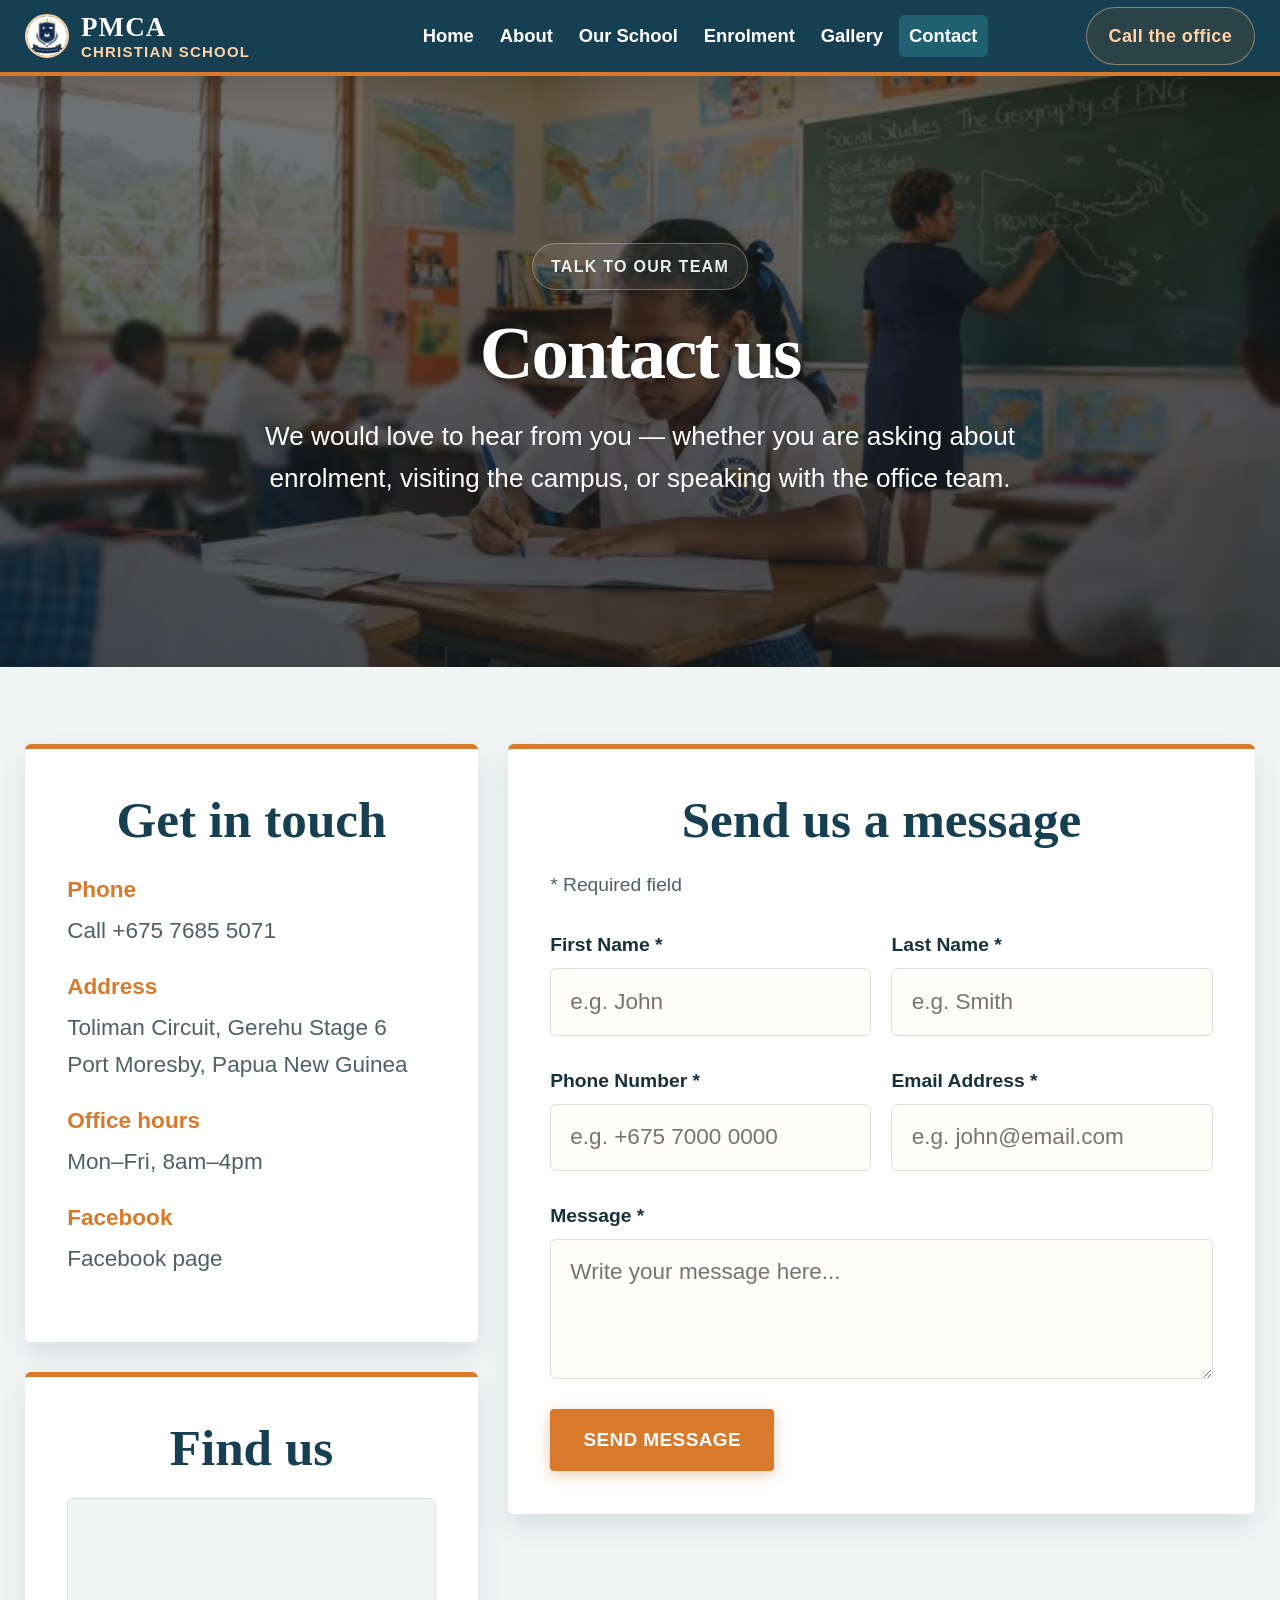
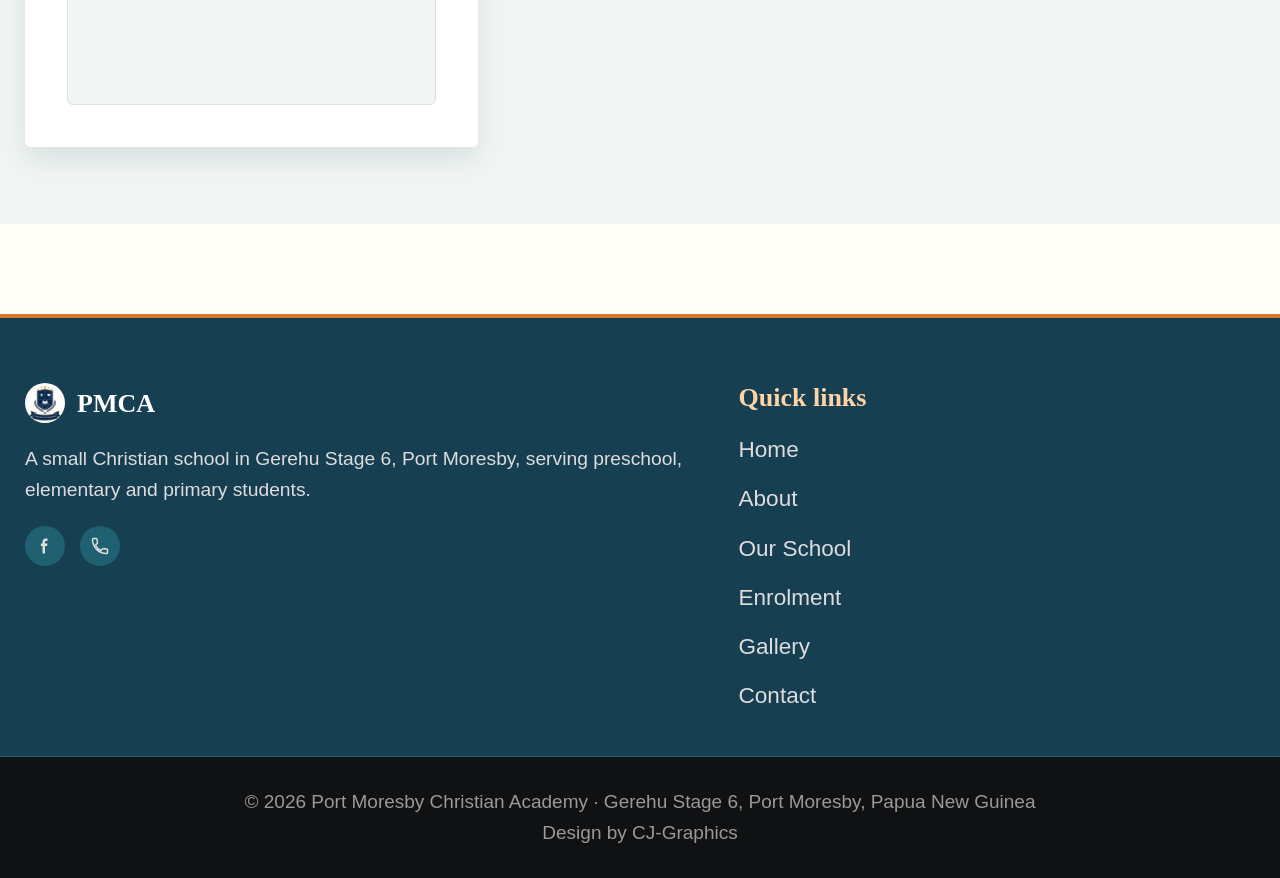
<file: src/contact.html>
<!doctype html>
<html lang="en">
<head>
<meta charset="utf-8">
<meta name="viewport" content="width=device-width, initial-scale=1">
<title>Contact — Port Moresby Christian Academy</title>
<meta name="description" content="Phone, email, address, office hours and map for Port Moresby Christian Academy in Gerehu Stage 6.">
<meta property="og:type" content="website">
<meta property="og:site_name" content="Port Moresby Christian Academy">
<meta property="og:title" content="Contact — Port Moresby Christian Academy">
<meta property="og:description" content="Phone, email, address, office hours and map for Port Moresby Christian Academy in Gerehu Stage 6.">
<meta property="og:url" content="https://your-domain.com/src/contact.html">
<meta property="og:image" content="https://your-domain.com/images/optimized/hero.jpg">
<link rel="icon" type="image/jpeg" href="../images/optimized/logo.jpg">
<link rel="apple-touch-icon" href="../images/optimized/logo.jpg">
<link rel="stylesheet" href="../css/style.css">
</head>
<body>
<a class="skip-link" href="#main">Skip to content</a>

<header class="site-header">
  <div class="wrap header-inner">
    <a class="logo" href="../index.html" aria-label="Port Moresby Christian Academy home">
      <img class="logo-img" src="../images/optimized/logo.jpg" alt="Port Moresby Christian Academy logo" width="32" height="32">
      <span class="logo-text">
        <span>PMCA</span>
        <span class="logo-sub">Christian School</span>
      </span>
    </a>

    <nav class="nav-desktop" aria-label="Primary">
      <ul>
        <li><a href="../index.html">Home</a></li>
        <li><a href="about.html">About</a></li>
        <li><a href="our-school.html">Our School</a></li>
        <li><a href="enrolment.html">Enrolment</a></li>
        <li><a href="gallery.html">Gallery</a></li>
        <li><a href="contact.html" class="active" aria-current="page">Contact</a></li>
      </ul>
    </nav>

    <div class="header-actions">
      <a class="header-cta" href="tel:+67576855071">Call the office</a>
      <button class="hamburger" id="menu-toggle" type="button" aria-expanded="false" aria-controls="mobile-panel" aria-label="Menu">
        <span class="hamburger-icon" aria-hidden="true"></span>
      </button>
    </div>
  </div>
</header>

<div class="mobile-panel" id="mobile-panel" role="dialog" aria-modal="true" aria-label="Menu">
  <button class="mobile-panel-close" id="menu-close" type="button" aria-label="Close menu">
    <span aria-hidden="true">&times;</span>
  </button>
  <nav aria-label="Mobile">
    <ul>
      <li><a href="../index.html">Home</a></li>
      <li><a href="about.html">About</a></li>
      <li><a href="our-school.html">Our School</a></li>
      <li><a href="enrolment.html">Enrolment</a></li>
      <li><a href="gallery.html">Gallery</a></li>
      <li><a href="contact.html" class="active" aria-current="page">Contact</a></li>
    </ul>
  </nav>
  <div class="mobile-panel-footer">
    <a href="tel:+67576855071">📞 +675&nbsp;7685&nbsp;5071</a>
    <a href="https://www.google.com/maps?q=Port+Moresby+Christian+Academy,+Toliman+Circuit,+Port+Moresby+National+Capital+District/">Toliman Circuit, Gerehu Stage 6, Port Moresby</a>
    <p class="small">Office hours: Mon–Fri, 8am–4pm</p>
  </div>
</div>

<main id="main">
  <section class="hero">
    <div class="hero-media" aria-hidden="true">
      <picture>
        <source srcset="../images/optimized/hero.webp" type="image/webp">
        <img src="../images/optimized/hero.jpg" alt="" width="720" height="393">
      </picture>
    </div>
    <div class="wrap hero-inner">
      <div class="hero-text">
        <p class="hero-trust">Talk to our team</p>
        <h1>Contact us</h1>
        <p class="measure">We would love to hear from you — whether you are asking about enrolment, visiting the campus, or speaking with the office team.</p>
      </div>
    </div>
  </section>

  <section class="section section--tint">
    <div class="wrap contact-grid">
      <div class="contact-col">
        <div class="contact-card">
          <h2>Get in touch</h2>
          <dl class="info-list">
            <dt>Phone</dt>
            <dd><a href="tel:+67576855071">Call +675&nbsp;7685&nbsp;5071</a></dd>
            <dt>Address</dt>
            <dd>Toliman Circuit, Gerehu Stage 6<br>Port Moresby, Papua New Guinea</dd>
            <dt>Office hours</dt>
            <dd>Mon–Fri, 8am–4pm</dd>
            <dt>Facebook</dt>
            <dd><a href="https://facebook.com/your-school-page" target="_blank" rel="noopener">Facebook page</a></dd>
          </dl>
        </div>

        <div class="contact-card">
          <h2>Find us</h2>
          <div class="map-embed">
            <iframe
              src="https://www.google.com/maps?q=Port+Moresby+Christian+Academy,+Toliman+Circuit,+Port+Moresby+National+Capital+District&output=embed"
              title="Map showing Port Moresby Christian Academy, Toliman Circuit, Gerehu Stage 6"
              loading="lazy"
              referrerpolicy="no-referrer-when-downgrade">
            </iframe>
          </div>
        </div>
      </div>

      <div class="contact-card" id="send-message">
        <h2>Send us a message</h2>

        <form class="contact-form" action="https://formsubmit.co/your-school-email@yourdomain.com" method="POST">
          <input type="text" name="_honey" class="form-honey" tabindex="-1" autocomplete="off" aria-hidden="true">
          <input type="hidden" name="_subject" value="New message from the PMCA website">

          <p class="form-note small">* Required field</p>

          <div class="form-grid two-col">
            <div class="form-field">
              <label for="first-name">First Name *</label>
              <input type="text" id="first-name" name="first_name" placeholder="e.g. John" autocomplete="given-name" required>
            </div>
            <div class="form-field">
              <label for="last-name">Last Name *</label>
              <input type="text" id="last-name" name="last_name" placeholder="e.g. Smith" autocomplete="family-name" required>
            </div>
          </div>

          <div class="form-grid two-col">
            <div class="form-field">
              <label for="phone">Phone Number *</label>
              <input type="tel" id="phone" name="phone" placeholder="e.g. +675 7000 0000" autocomplete="tel" required>
            </div>
            <div class="form-field">
              <label for="email">Email Address *</label>
              <input type="email" id="email" name="email" placeholder="e.g. john@email.com" autocomplete="email" required>
            </div>
          </div>

          <div class="form-field">
            <label for="message">Message *</label>
            <textarea id="message" name="message" placeholder="Write your message here..." required></textarea>
          </div>

          <div class="form-actions">
            <button type="submit" class="btn btn-gold">Send Message</button>
          </div>
        </form>
      </div>
    </div>
  </section>
</main>

<footer class="site-footer">
  <div class="footer-top">
    <div class="wrap footer-cols">
      <div class="footer-col">
        <div class="footer-brand">
          <img src="../images/optimized/logo.jpg" alt="" width="40" height="40">
          <span>PMCA</span>
        </div>
        <p class="small">A small Christian school in Gerehu Stage 6, Port Moresby, serving preschool, elementary and primary students.</p>
        <div class="social-icons">
          <a class="social-icon" href="https://facebook.com/your-school-page" target="_blank" rel="noopener" aria-label="PMCA on Facebook">
            <svg viewBox="0 0 24 24" fill="currentColor" aria-hidden="true"><path d="M15 3h-2.5C10.6 3 9 4.6 9 7v2H7v3h2v9h3v-9h2.5l.5-3H12V7c0-.6.4-1 1-1h2V3z"/></svg>
          </a>
          <a class="social-icon" href="tel:+67576855071" aria-label="Call PMCA">
            <svg viewBox="0 0 24 24" fill="none" stroke="currentColor" stroke-width="1.8" stroke-linecap="round" stroke-linejoin="round" aria-hidden="true"><path d="M6.6 10.8c1.4 2.8 3.8 5.2 6.6 6.6l2.2-2.2c.3-.3.7-.4 1-.2 1.1.4 2.3.6 3.6.6.6 0 1 .4 1 1V20c0 .6-.4 1-1 1C10.6 21 3 13.4 3 4c0-.6.4-1 1-1h3.4c.6 0 1 .4 1 1 0 1.3.2 2.5.6 3.6.1.4 0 .8-.2 1L6.6 10.8z"/></svg>
          </a>
        </div>
      </div>
      <div class="footer-col">
        <h3>Quick links</h3>
        <nav class="footer-nav" aria-label="Footer">
          <ul>
            <li><a href="../index.html">Home</a></li>
            <li><a href="about.html">About</a></li>
            <li><a href="our-school.html">Our School</a></li>
            <li><a href="enrolment.html">Enrolment</a></li>
            <li><a href="gallery.html">Gallery</a></li>
            <li><a href="contact.html">Contact</a></li>
          </ul>
        </nav>
      </div>
    </div>
  </div>
  <div class="footer-copyright">
    <p>© <span id="copyright-year">2026</span> Port Moresby Christian Academy · Gerehu Stage 6, Port Moresby, Papua New Guinea</p>
    <p>Design by <span>CJ-Graphics</span></p>
  </div>
</footer>

<script src="../js/nav.js"></script>
</body>
</html>
</file>
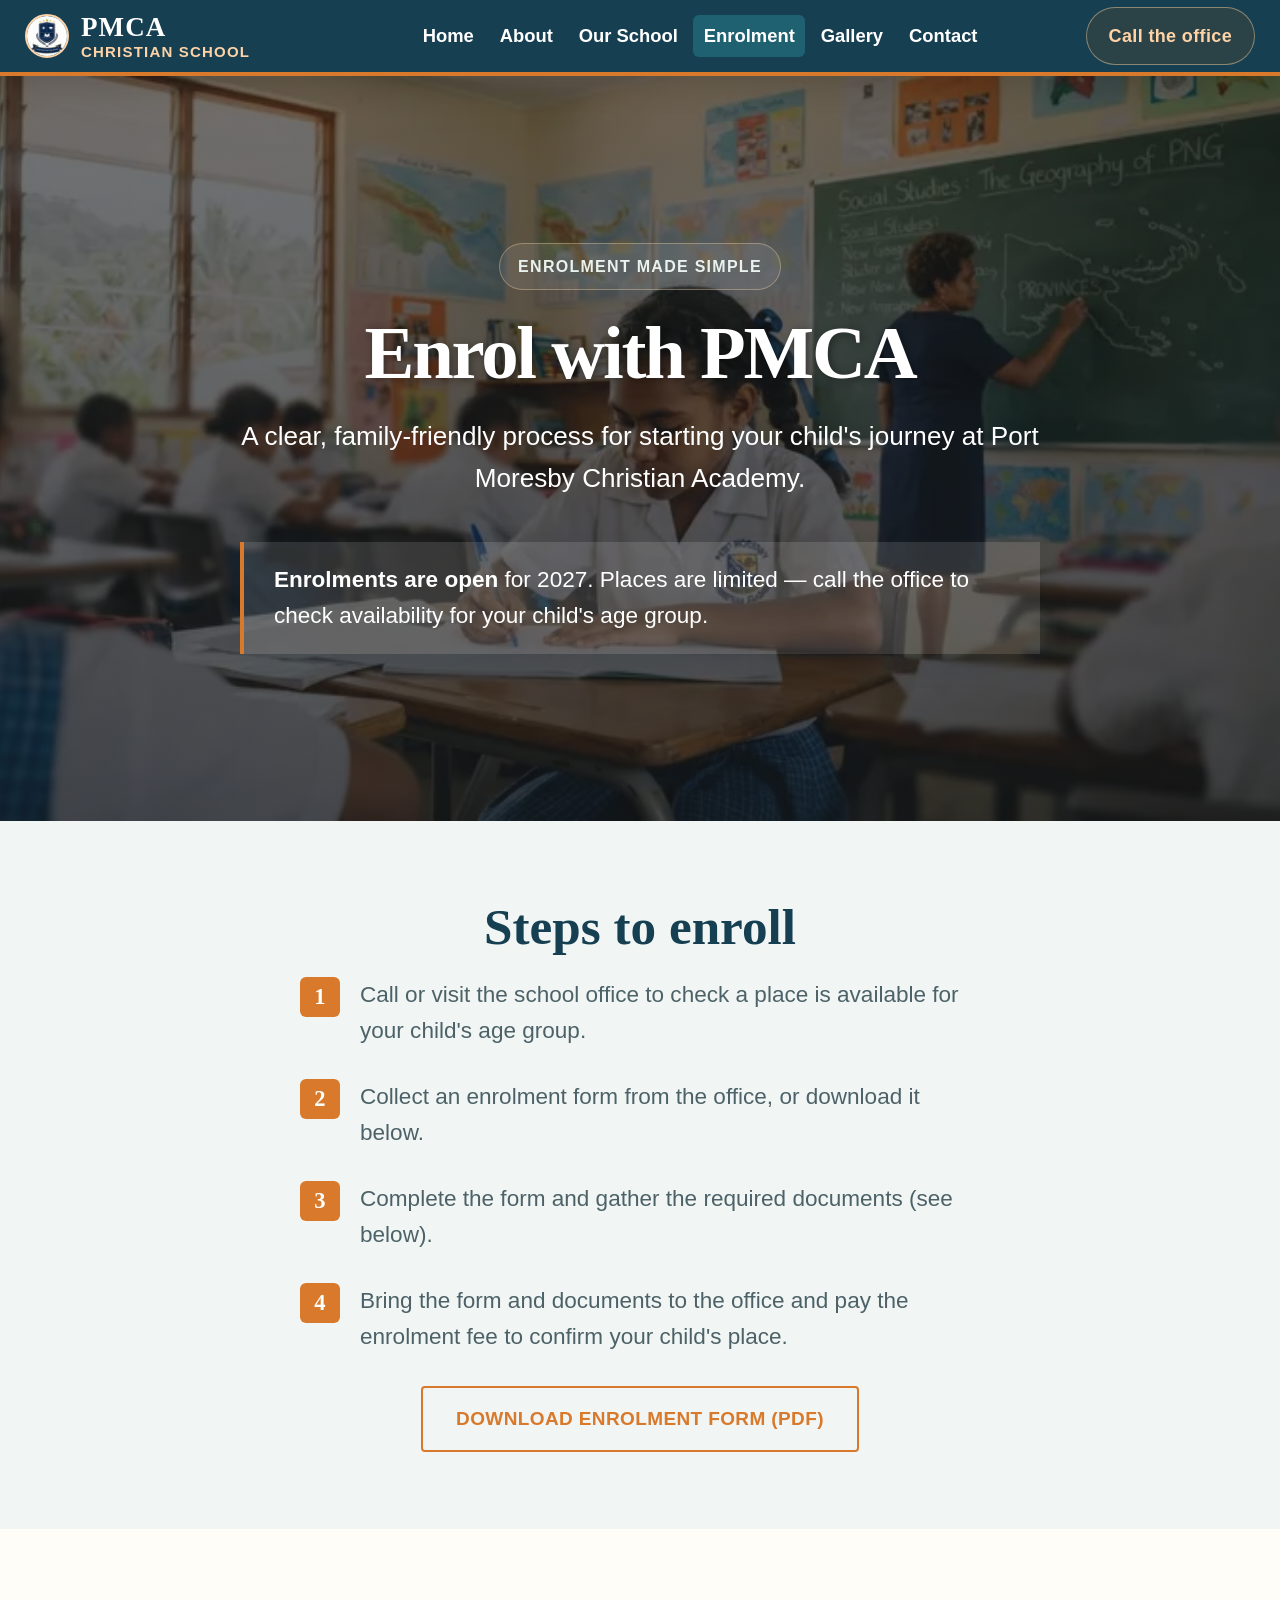
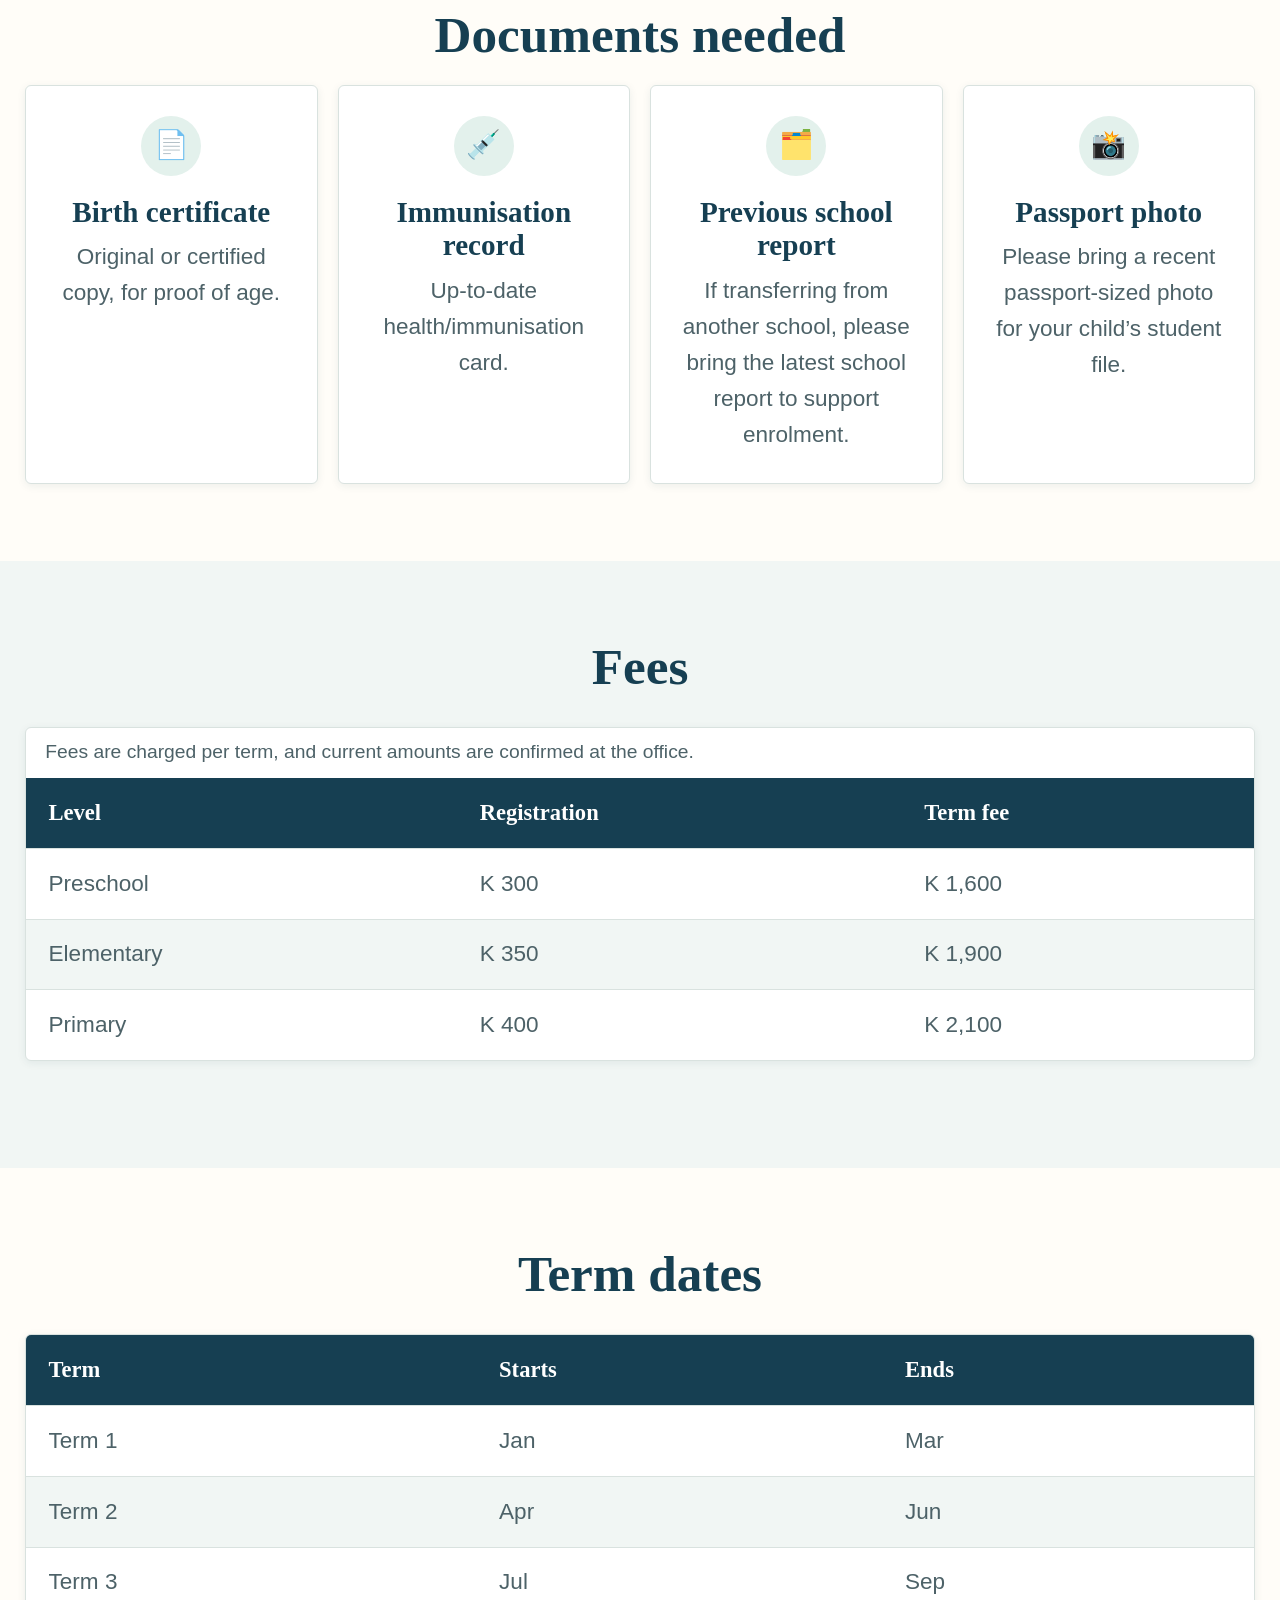
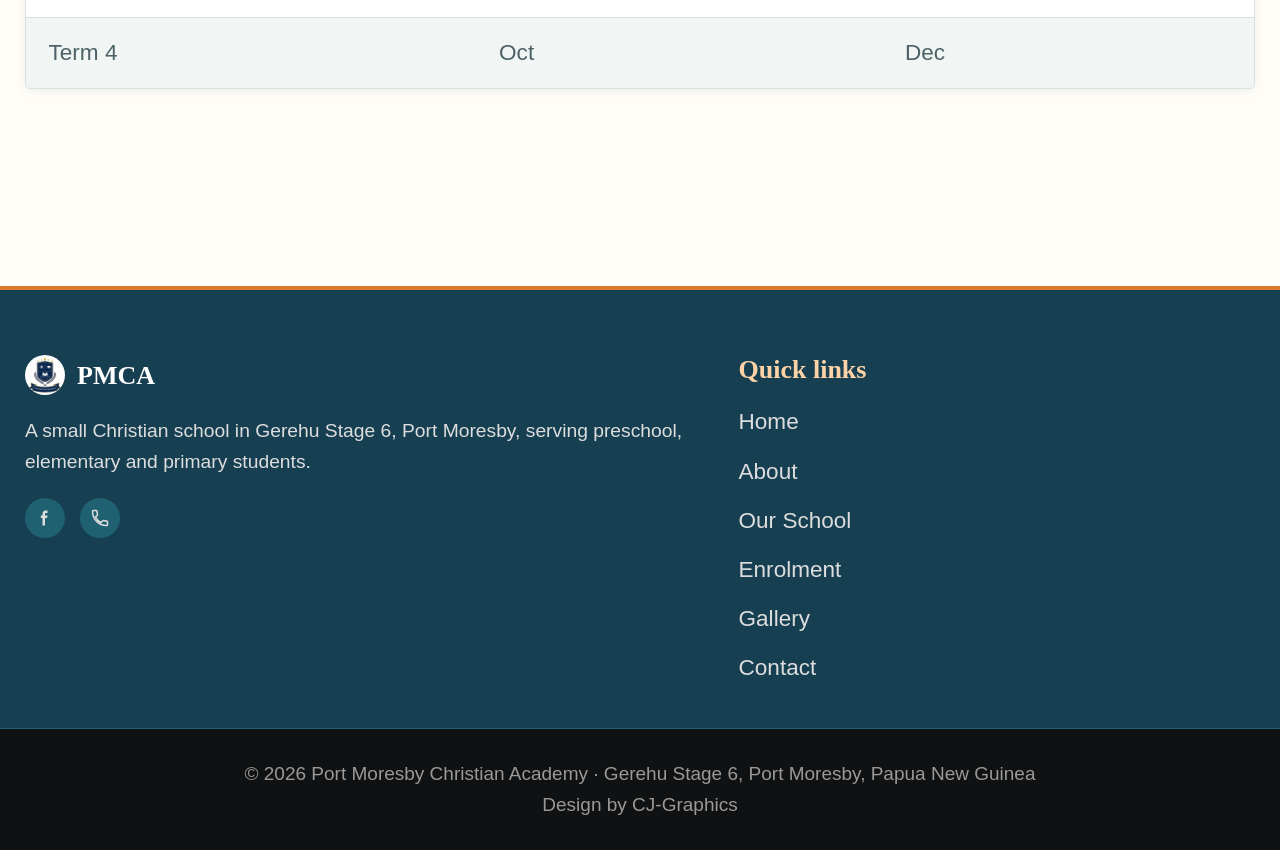
<file: src/enrolment.html>
<!doctype html>
<html lang="en">
<head>
<meta charset="utf-8">
<meta name="viewport" content="width=device-width, initial-scale=1">
<title>Enrolment — Port Moresby Christian Academy</title>
<meta name="description" content="How to enrol at Port Moresby Christian Academy: steps, documents needed, fees and term dates.">
<meta property="og:type" content="website">
<meta property="og:site_name" content="Port Moresby Christian Academy">
<meta property="og:title" content="Enrolment — Port Moresby Christian Academy">
<meta property="og:description" content="How to enrol at Port Moresby Christian Academy: steps, documents needed, fees and term dates.">
<meta property="og:url" content="https://your-domain.com/src/enrolment.html">
<meta property="og:image" content="https://your-domain.com/images/optimized/hero.jpg">
<link rel="icon" type="image/jpeg" href="../images/optimized/logo.jpg">
<link rel="apple-touch-icon" href="../images/optimized/logo.jpg">
<link rel="stylesheet" href="../css/style.css">
</head>
<body>
<a class="skip-link" href="#main">Skip to content</a>

<header class="site-header">
  <div class="wrap header-inner">
    <a class="logo" href="../index.html" aria-label="Port Moresby Christian Academy home">
      <img class="logo-img" src="../images/optimized/logo.jpg" alt="Port Moresby Christian Academy logo" width="32" height="32">
      <span class="logo-text">
        <span>PMCA</span>
        <span class="logo-sub">Christian School</span>
      </span>
    </a>

    <nav class="nav-desktop" aria-label="Primary">
      <ul>
        <li><a href="../index.html">Home</a></li>
        <li><a href="about.html">About</a></li>
        <li><a href="our-school.html">Our School</a></li>
        <li><a href="enrolment.html" class="active" aria-current="page">Enrolment</a></li>
        <li><a href="gallery.html">Gallery</a></li>
        <li><a href="contact.html">Contact</a></li>
      </ul>
    </nav>

    <div class="header-actions">
      <a class="header-cta" href="tel:+67576855071">Call the office</a>
      <button class="hamburger" id="menu-toggle" type="button" aria-expanded="false" aria-controls="mobile-panel" aria-label="Menu">
        <span class="hamburger-icon" aria-hidden="true"></span>
      </button>
    </div>
  </div>
</header>

<div class="mobile-panel" id="mobile-panel" role="dialog" aria-modal="true" aria-label="Menu">
  <button class="mobile-panel-close" id="menu-close" type="button" aria-label="Close menu">
    <span aria-hidden="true">&times;</span>
  </button>
  <nav aria-label="Mobile">
    <ul>
      <li><a href="../index.html">Home</a></li>
      <li><a href="about.html">About</a></li>
      <li><a href="our-school.html">Our School</a></li>
      <li><a href="enrolment.html" class="active" aria-current="page">Enrolment</a></li>
      <li><a href="gallery.html">Gallery</a></li>
      <li><a href="contact.html">Contact</a></li>
    </ul>
  </nav>
  <div class="mobile-panel-footer">
    <a href="tel:+67576855071">📞 +675&nbsp;7685&nbsp;5071</a>
    <a href="https://www.google.com/maps?q=Port+Moresby+Christian+Academy,+Toliman+Circuit,+Port+Moresby+National+Capital+District/">Toliman Circuit, Gerehu Stage 6, Port Moresby</a>
    <p class="small">Office hours: Mon–Fri, 8am–4pm</p>
  </div>
</div>

<main id="main">
  <section class="hero">
    <div class="hero-media" aria-hidden="true">
      <picture>
        <source srcset="../images/optimized/hero.webp" type="image/webp">
        <img src="../images/optimized/hero.jpg" alt="" width="720" height="393">
      </picture>
    </div>
    <div class="wrap hero-inner">
      <div class="hero-text">
        <p class="hero-trust">Enrolment made simple</p>
        <h1>Enrol with PMCA</h1>
        <p class="measure">A clear, family-friendly process for starting your child's journey at Port Moresby Christian Academy.</p>
        <div class="notice">
          <strong>Enrolments are open</strong> for 2027. Places are limited — call the office to check availability for your child's age group.
        </div>
      </div>
    </div>
  </section>

  <section class="section section--tint">
    <div class="wrap">
      <h2>Steps to enroll</h2>
      <ol class="steps measure">
        <li>Call or visit the school office to check a place is available for your child's age group.</li>
        <li>Collect an enrolment form from the office, or download it below.</li>
        <li>Complete the form and gather the required documents (see below).</li>
        <li>Bring the form and documents to the office and pay the enrolment fee to confirm your child's place.</li>
      </ol>
      <p class="section-action">
        <a class="btn-outline-sea" href="../documents/PMCA-Enrolment-Form.pdf">Download enrolment form (PDF)</a>
      </p>
    </div>
  </section>

  <section class="section section--paper">
    <div class="wrap">
      <h2>Documents needed</h2>
      <ul class="value-grid">
        <li class="value-card">
          <div class="value-icon" aria-hidden="true">📄</div>
          <h3>Birth certificate</h3>
          <p>Original or certified copy, for proof of age.</p>
        </li>
        <li class="value-card">
          <div class="value-icon" aria-hidden="true">💉</div>
          <h3>Immunisation record</h3>
          <p>Up-to-date health/immunisation card.</p>
        </li>
        <li class="value-card">
          <div class="value-icon" aria-hidden="true">🗂️</div>
          <h3>Previous school report</h3>
          <p>If transferring from another school, please bring the latest school report to support enrolment.</p>
        </li>
        <li class="value-card">
          <div class="value-icon" aria-hidden="true">📸</div>
          <h3>Passport photo</h3>
          <p>Please bring a recent passport-sized photo for your child’s student file.</p>
        </li>
      </ul>
    </div>
  </section>

  <section class="section section--tint">
    <div class="wrap">
      <h2>Fees</h2>
      <div class="table-scroll">
        <table>
          <caption class="small fee-caption">Fees are charged per term, and current amounts are confirmed at the office.</caption>
          <thead>
            <tr>
              <th scope="col">Level</th>
              <th scope="col">Registration</th>
              <th scope="col">Term fee</th>
            </tr>
          </thead>
          <tbody>
            <tr>
              <td>Preschool</td>
              <td>K 300</td>
              <td>K 1,600</td>
            </tr>
            <tr>
              <td>Elementary</td>
              <td>K 350</td>
              <td>K 1,900</td>
            </tr>
            <tr>
              <td>Primary</td>
              <td>K 400</td>
              <td>K 2,100</td>
            </tr>
          </tbody>
        </table>
      </div>
    </div>
  </section>

  <section class="section section--paper">
    <div class="wrap">
      <h2>Term dates</h2>
      <div class="table-scroll">
        <table>
          <thead>
            <tr>
              <th scope="col">Term</th>
              <th scope="col">Starts</th>
              <th scope="col">Ends</th>
            </tr>
          </thead>
          <tbody>
            <tr><td>Term 1</td><td>Jan</td><td>Mar</td></tr>
            <tr><td>Term 2</td><td>Apr</td><td>Jun</td></tr>
            <tr><td>Term 3</td><td>Jul</td><td>Sep</td></tr>
            <tr><td>Term 4</td><td>Oct</td><td>Dec</td></tr>
          </tbody>
        </table>
      </div>
    </div>
  </section>
</main>

<footer class="site-footer">
  <div class="footer-top">
    <div class="wrap footer-cols">
      <div class="footer-col">
        <div class="footer-brand">
          <img src="../images/optimized/logo.jpg" alt="" width="40" height="40">
          <span>PMCA</span>
        </div>
        <p class="small">A small Christian school in Gerehu Stage 6, Port Moresby, serving preschool, elementary and primary students.</p>
        <div class="social-icons">
          <a class="social-icon" href="https://facebook.com/your-school-page" target="_blank" rel="noopener" aria-label="PMCA on Facebook">
            <svg viewBox="0 0 24 24" fill="currentColor" aria-hidden="true"><path d="M15 3h-2.5C10.6 3 9 4.6 9 7v2H7v3h2v9h3v-9h2.5l.5-3H12V7c0-.6.4-1 1-1h2V3z"/></svg>
          </a>
          <a class="social-icon" href="tel:+67576855071" aria-label="Call PMCA">
            <svg viewBox="0 0 24 24" fill="none" stroke="currentColor" stroke-width="1.8" stroke-linecap="round" stroke-linejoin="round" aria-hidden="true"><path d="M6.6 10.8c1.4 2.8 3.8 5.2 6.6 6.6l2.2-2.2c.3-.3.7-.4 1-.2 1.1.4 2.3.6 3.6.6.6 0 1 .4 1 1V20c0 .6-.4 1-1 1C10.6 21 3 13.4 3 4c0-.6.4-1 1-1h3.4c.6 0 1 .4 1 1 0 1.3.2 2.5.6 3.6.1.4 0 .8-.2 1L6.6 10.8z"/></svg>
          </a>
        </div>
      </div>
      <div class="footer-col">
        <h3>Quick links</h3>
        <nav class="footer-nav" aria-label="Footer">
          <ul>
            <li><a href="../index.html">Home</a></li>
            <li><a href="about.html">About</a></li>
            <li><a href="our-school.html">Our School</a></li>
            <li><a href="enrolment.html">Enrolment</a></li>
            <li><a href="gallery.html">Gallery</a></li>
            <li><a href="contact.html">Contact</a></li>
          </ul>
        </nav>
      </div>
    </div>
  </div>
  <div class="footer-copyright">
    <p>© <span id="copyright-year">2026</span> Port Moresby Christian Academy · Gerehu Stage 6, Port Moresby, Papua New Guinea</p>
    <p>Design by <span>CJ-Graphics</span></p>
  </div>
</footer>

<script src="../js/nav.js"></script>
</body>
</html>
</file>
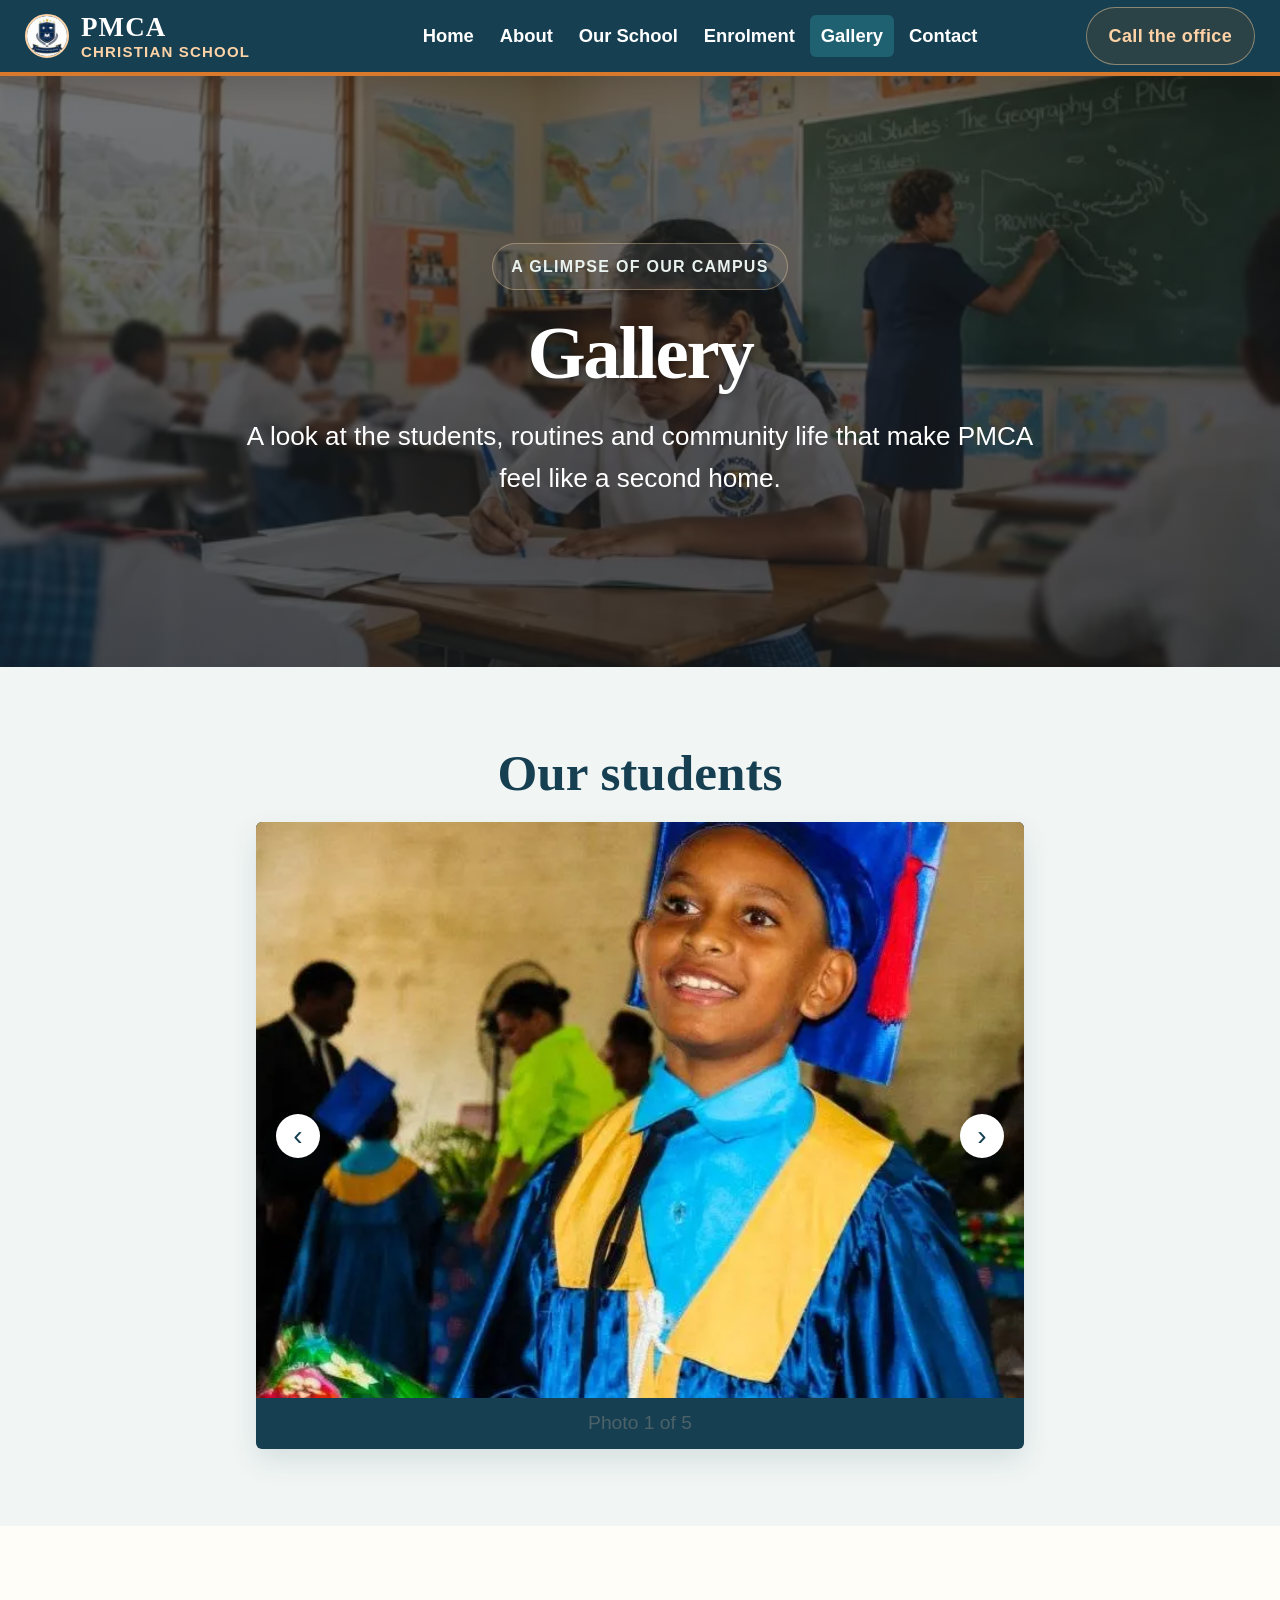
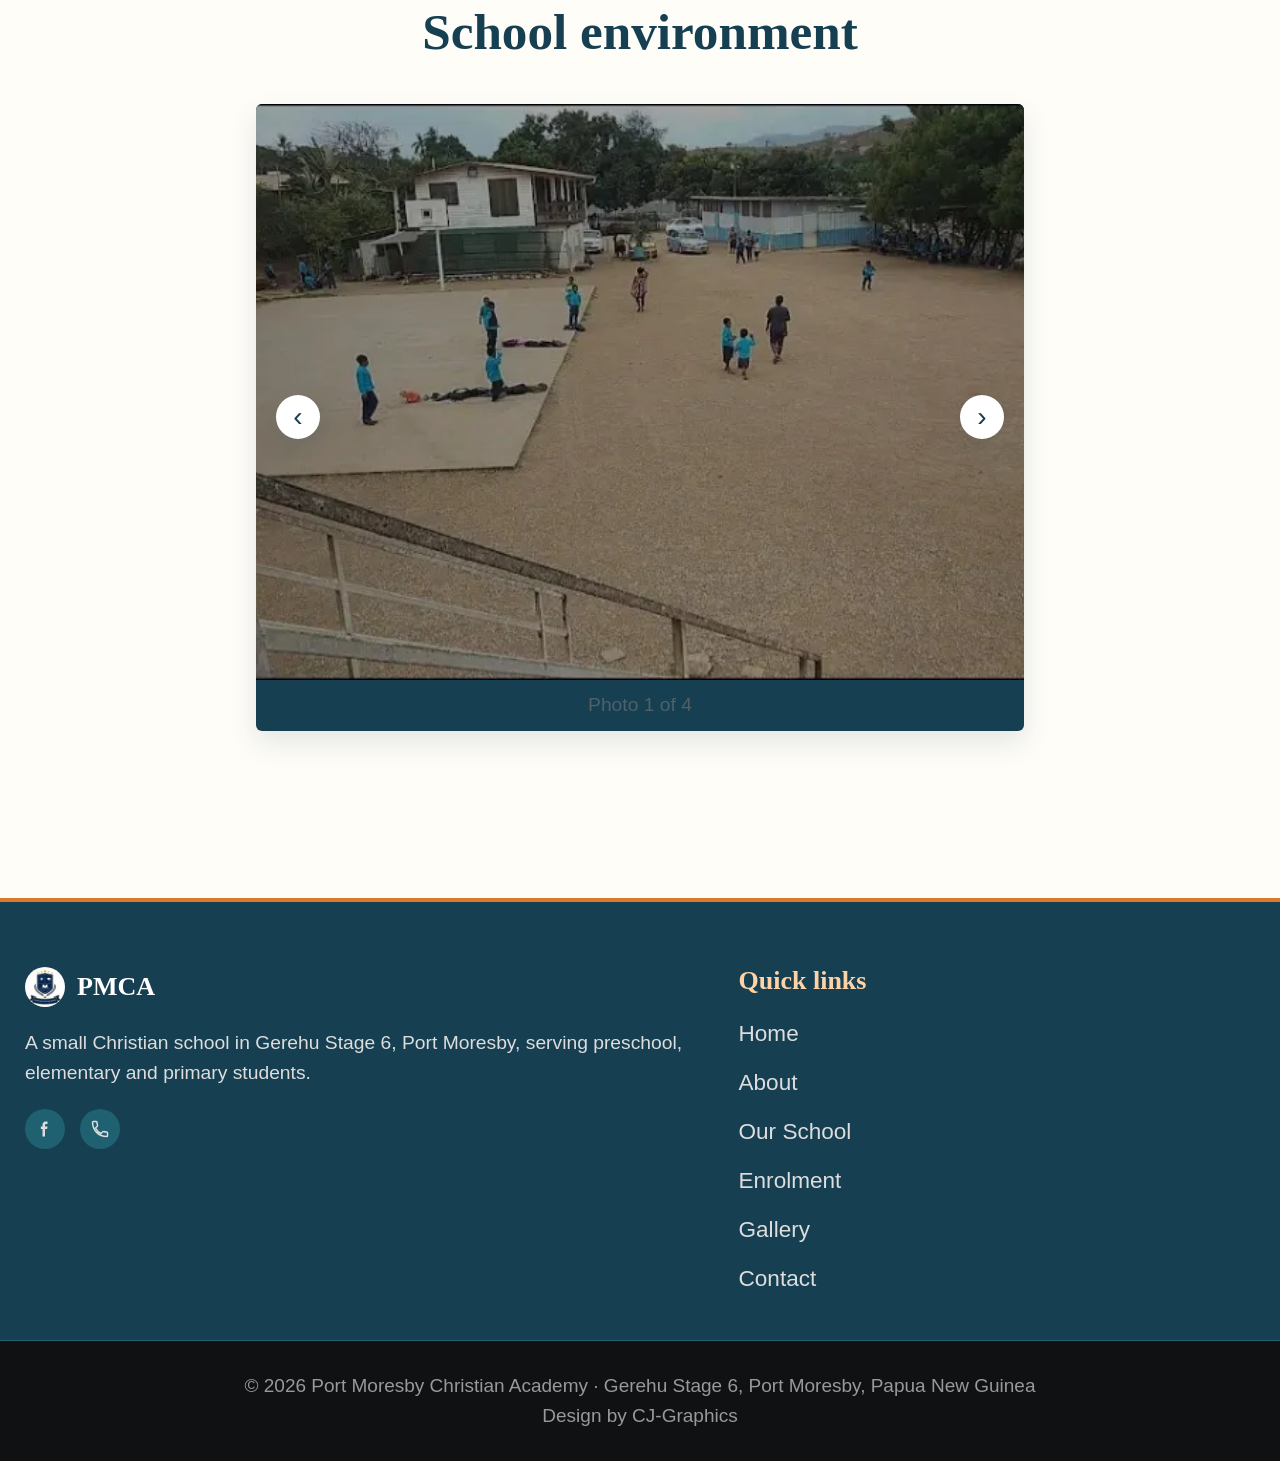
<file: src/gallery.html>
<!doctype html>
<html lang="en">
<head>
<meta charset="utf-8">
<meta name="viewport" content="width=device-width, initial-scale=1">
<title>Gallery — Port Moresby Christian Academy</title>
<meta name="description" content="Photos of students and school life at Port Moresby Christian Academy in Gerehu Stage 6.">
<meta property="og:type" content="website">
<meta property="og:site_name" content="Port Moresby Christian Academy">
<meta property="og:title" content="Gallery — Port Moresby Christian Academy">
<meta property="og:description" content="Photos of students and school life at Port Moresby Christian Academy in Gerehu Stage 6.">
<meta property="og:url" content="https://your-domain.com/src/gallery.html">
<meta property="og:image" content="https://your-domain.com/images/optimized/hero.jpg">
<link rel="icon" type="image/jpeg" href="../images/optimized/logo.jpg">
<link rel="apple-touch-icon" href="../images/optimized/logo.jpg">
<link rel="stylesheet" href="../css/style.css">
</head>
<body>
<a class="skip-link" href="#main">Skip to content</a>

<header class="site-header">
  <div class="wrap header-inner">
    <a class="logo" href="../index.html" aria-label="Port Moresby Christian Academy home">
      <img class="logo-img" src="../images/optimized/logo.jpg" alt="Port Moresby Christian Academy logo" width="32" height="32">
      <span class="logo-text">
        <span>PMCA</span>
        <span class="logo-sub">Christian School</span>
      </span>
    </a>

    <nav class="nav-desktop" aria-label="Primary">
      <ul>
        <li><a href="../index.html">Home</a></li>
        <li><a href="about.html">About</a></li>
        <li><a href="our-school.html">Our School</a></li>
        <li><a href="enrolment.html">Enrolment</a></li>
        <li><a href="gallery.html" class="active" aria-current="page">Gallery</a></li>
        <li><a href="contact.html">Contact</a></li>
      </ul>
    </nav>

    <div class="header-actions">
      <a class="header-cta" href="tel:+67576855071">Call the office</a>
      <button class="hamburger" id="menu-toggle" type="button" aria-expanded="false" aria-controls="mobile-panel" aria-label="Menu">
        <span class="hamburger-icon" aria-hidden="true"></span>
      </button>
    </div>
  </div>
</header>

<div class="mobile-panel" id="mobile-panel" role="dialog" aria-modal="true" aria-label="Menu">
  <button class="mobile-panel-close" id="menu-close" type="button" aria-label="Close menu">
    <span aria-hidden="true">&times;</span>
  </button>
  <nav aria-label="Mobile">
    <ul>
      <li><a href="../index.html">Home</a></li>
      <li><a href="about.html">About</a></li>
      <li><a href="our-school.html">Our School</a></li>
      <li><a href="enrolment.html">Enrolment</a></li>
      <li><a href="gallery.html" class="active" aria-current="page">Gallery</a></li>
      <li><a href="contact.html">Contact</a></li>
    </ul>
  </nav>
  <div class="mobile-panel-footer">
    <a href="tel:+67576855071">📞 +675&nbsp;7685&nbsp;5071</a>
    <a href="https://www.google.com/maps?q=Port+Moresby+Christian+Academy,+Toliman+Circuit,+Port+Moresby+National+Capital+District/">Toliman Circuit, Gerehu Stage 6, Port Moresby</a>
    <p class="small">Office hours: Mon–Fri, 8am–4pm</p>
  </div>
</div>

<main id="main">
  <section class="hero">
    <div class="hero-media" aria-hidden="true">
      <picture>
        <source srcset="../images/optimized/hero.webp" type="image/webp">
        <img src="../images/optimized/hero.jpg" alt="" width="872" height="809">
      </picture>
    </div>
    <div class="wrap hero-inner">
      <div class="hero-text">
        <p class="hero-trust">A glimpse of our campus</p>
        <h1>Gallery</h1>
        <p class="measure">A look at the students, routines and community life that make PMCA feel like a second home.</p>
      </div>
    </div>
  </section>

  <section class="section section--tint">
    <div class="wrap">
      <h2>Our students</h2>
      <div class="carousel" data-carousel>
        <div class="carousel-track">
          <div class="carousel-slide">
            <picture>
              <source srcset="../images/optimized/gallery-grad2.webp" type="image/webp">
              <img src="../images/optimized/gallery-grad2.jpg" alt="A smiling student in a blue and gold graduation gown and cap at a PMCA graduation ceremony" width="674" height="686" loading="eager">
            </picture>
          </div>
          <div class="carousel-slide">
            <picture>
              <source srcset="../images/optimized/gallery-grad1.webp" type="image/webp">
              <img src="../images/optimized/gallery-grad1.jpg" alt="A student in a graduation gown and cap holding a wrapped gift at a PMCA graduation ceremony" width="872" height="809" loading="lazy">
            </picture>
          </div>
          <div class="carousel-slide">
            <picture>
              <source srcset="../images/optimized/gallery-grad3.webp" type="image/webp">
              <img src="../images/optimized/gallery-grad3.jpg" alt="A student in a graduation cap and gown holding a wrapped gift, smiling at a PMCA graduation ceremony" width="494" height="702" loading="lazy">
            </picture>
          </div>
          <div class="carousel-slide">
            <picture>
              <source srcset="../images/optimized/gallery-student1.webp" type="image/webp">
              <img src="../images/optimized/gallery-student1.jpg" alt="PMCA students in school uniform standing together outside a classroom" width="405" height="720" loading="lazy">
            </picture>
          </div>
          <div class="carousel-slide">
            <picture>
              <source srcset="../images/optimized/student2.webp" type="image/webp">
              <img src="../images/optimized/student2.jpg" alt="PMCA students in school uniform standing together inside a classroom" width="720" height="952" loading="lazy">
            </picture>
          </div>
        </div>
        <button class="carousel-btn carousel-prev" type="button" aria-label="Previous photo">‹</button>
        <button class="carousel-btn carousel-next" type="button" aria-label="Next photo">›</button>
        <p class="carousel-status small" aria-live="polite">Photo 1 of 5</p>
      </div>
    </div>
  </section>

  <section class="section section--paper section--center">
    <div class="wrap">
      <h2>School environment</h2>
      <div class="carousel section-list" data-carousel>
        <div class="carousel-track">
          <div class="carousel-slide">
            <picture>
              <source srcset="../images/optimized/school3.webp" type="image/webp">
              <img src="../images/optimized/school3.jpg" alt="Students at Port Moresby Christian Academy on campus in Gerehu Stage 6" width="720" height="407" loading="lazy">
            </picture>
          </div>
          <div class="carousel-slide">
            <picture>
              <source srcset="../images/optimized/school2.webp" type="image/webp">
              <img src="../images/optimized/school2.jpg" alt="Students at Port Moresby Christian Academy on campus in Gerehu Stage 6" width="720" height="401" loading="lazy">
            </picture>
          </div>
          <div class="carousel-slide">
            <picture>
              <source srcset="../images/optimized/school1.webp" type="image/webp">
              <img src="../images/optimized/school1.jpg" alt="Students at Port Moresby Christian Academy on campus in Gerehu Stage 6" width="720" height="535" loading="lazy">
            </picture>
          </div>
          <div class="carousel-slide">
            <picture>
              <source srcset="../images/optimized/school4.webp" type="image/webp">
              <img src="../images/optimized/school4.jpg" alt="The entrance gate and campus buildings at Port Moresby Christian Academy in Gerehu Stage 6" width="685" height="960" loading="lazy">
            </picture>
          </div>
        </div>
        <button class="carousel-btn carousel-prev" type="button" aria-label="Previous photo">‹</button>
        <button class="carousel-btn carousel-next" type="button" aria-label="Next photo">›</button>
        <p class="carousel-status small" aria-live="polite">Photo 1 of 4</p>
      </div>
    </div>
  </section>
</main>

<footer class="site-footer">
  <div class="footer-top">
    <div class="wrap footer-cols">
      <div class="footer-col">
        <div class="footer-brand">
          <img src="../images/optimized/logo.jpg" alt="" width="40" height="40">
          <span>PMCA</span>
        </div>
        <p class="small">A small Christian school in Gerehu Stage 6, Port Moresby, serving preschool, elementary and primary students.</p>
        <div class="social-icons">
          <a class="social-icon" href="https://facebook.com/your-school-page" target="_blank" rel="noopener" aria-label="PMCA on Facebook">
            <svg viewBox="0 0 24 24" fill="currentColor" aria-hidden="true"><path d="M15 3h-2.5C10.6 3 9 4.6 9 7v2H7v3h2v9h3v-9h2.5l.5-3H12V7c0-.6.4-1 1-1h2V3z"/></svg>
          </a>
          <a class="social-icon" href="tel:+67576855071" aria-label="Call PMCA">
            <svg viewBox="0 0 24 24" fill="none" stroke="currentColor" stroke-width="1.8" stroke-linecap="round" stroke-linejoin="round" aria-hidden="true"><path d="M6.6 10.8c1.4 2.8 3.8 5.2 6.6 6.6l2.2-2.2c.3-.3.7-.4 1-.2 1.1.4 2.3.6 3.6.6.6 0 1 .4 1 1V20c0 .6-.4 1-1 1C10.6 21 3 13.4 3 4c0-.6.4-1 1-1h3.4c.6 0 1 .4 1 1 0 1.3.2 2.5.6 3.6.1.4 0 .8-.2 1L6.6 10.8z"/></svg>
          </a>
        </div>
      </div>
      <div class="footer-col">
        <h3>Quick links</h3>
        <nav class="footer-nav" aria-label="Footer">
          <ul>
            <li><a href="../index.html">Home</a></li>
            <li><a href="about.html">About</a></li>
            <li><a href="our-school.html">Our School</a></li>
            <li><a href="enrolment.html">Enrolment</a></li>
            <li><a href="gallery.html">Gallery</a></li>
            <li><a href="contact.html">Contact</a></li>
          </ul>
        </nav>
      </div>
    </div>
  </div>
  <div class="footer-copyright">
    <p>© <span id="copyright-year">2026</span> Port Moresby Christian Academy · Gerehu Stage 6, Port Moresby, Papua New Guinea</p>
    <p>Design by <span>CJ-Graphics</span></p>
  </div>
</footer>

<script src="../js/nav.js"></script>
<script src="../js/carousel.js"></script>
</body>
</html>
</file>
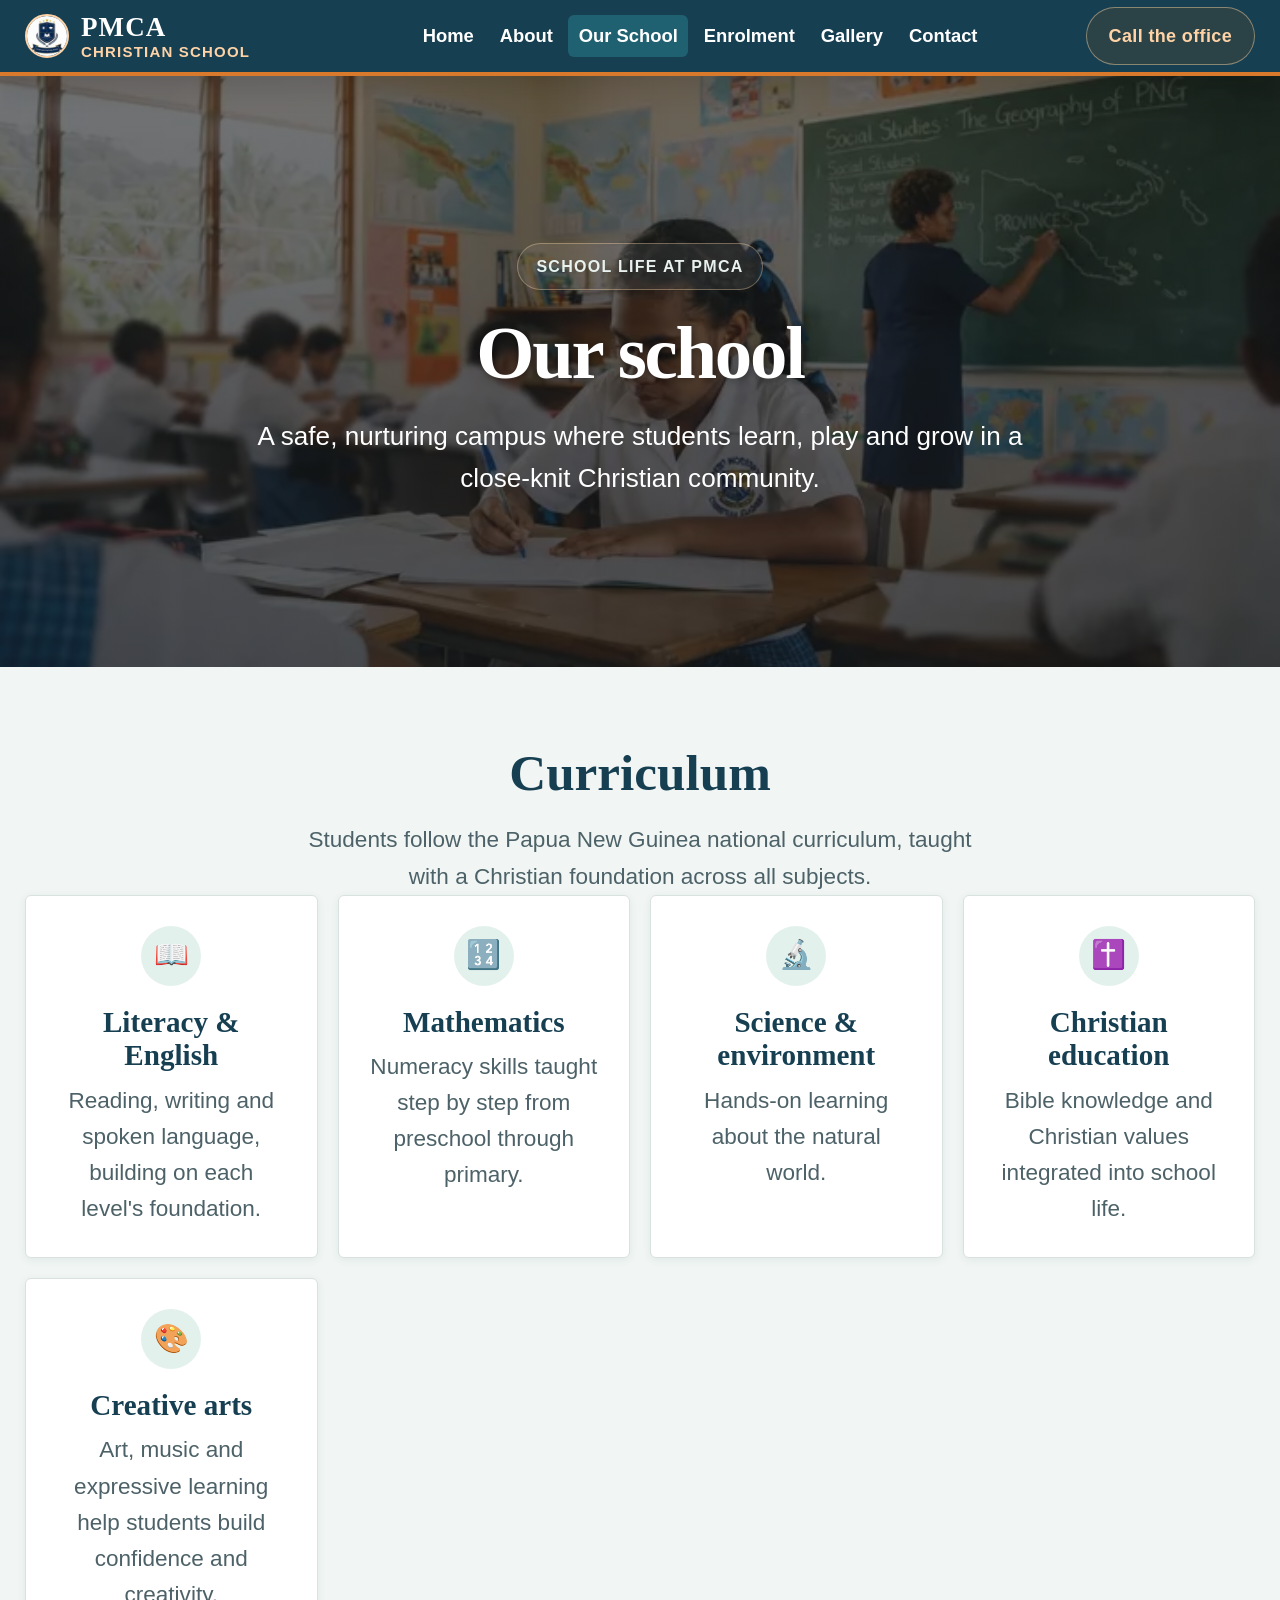
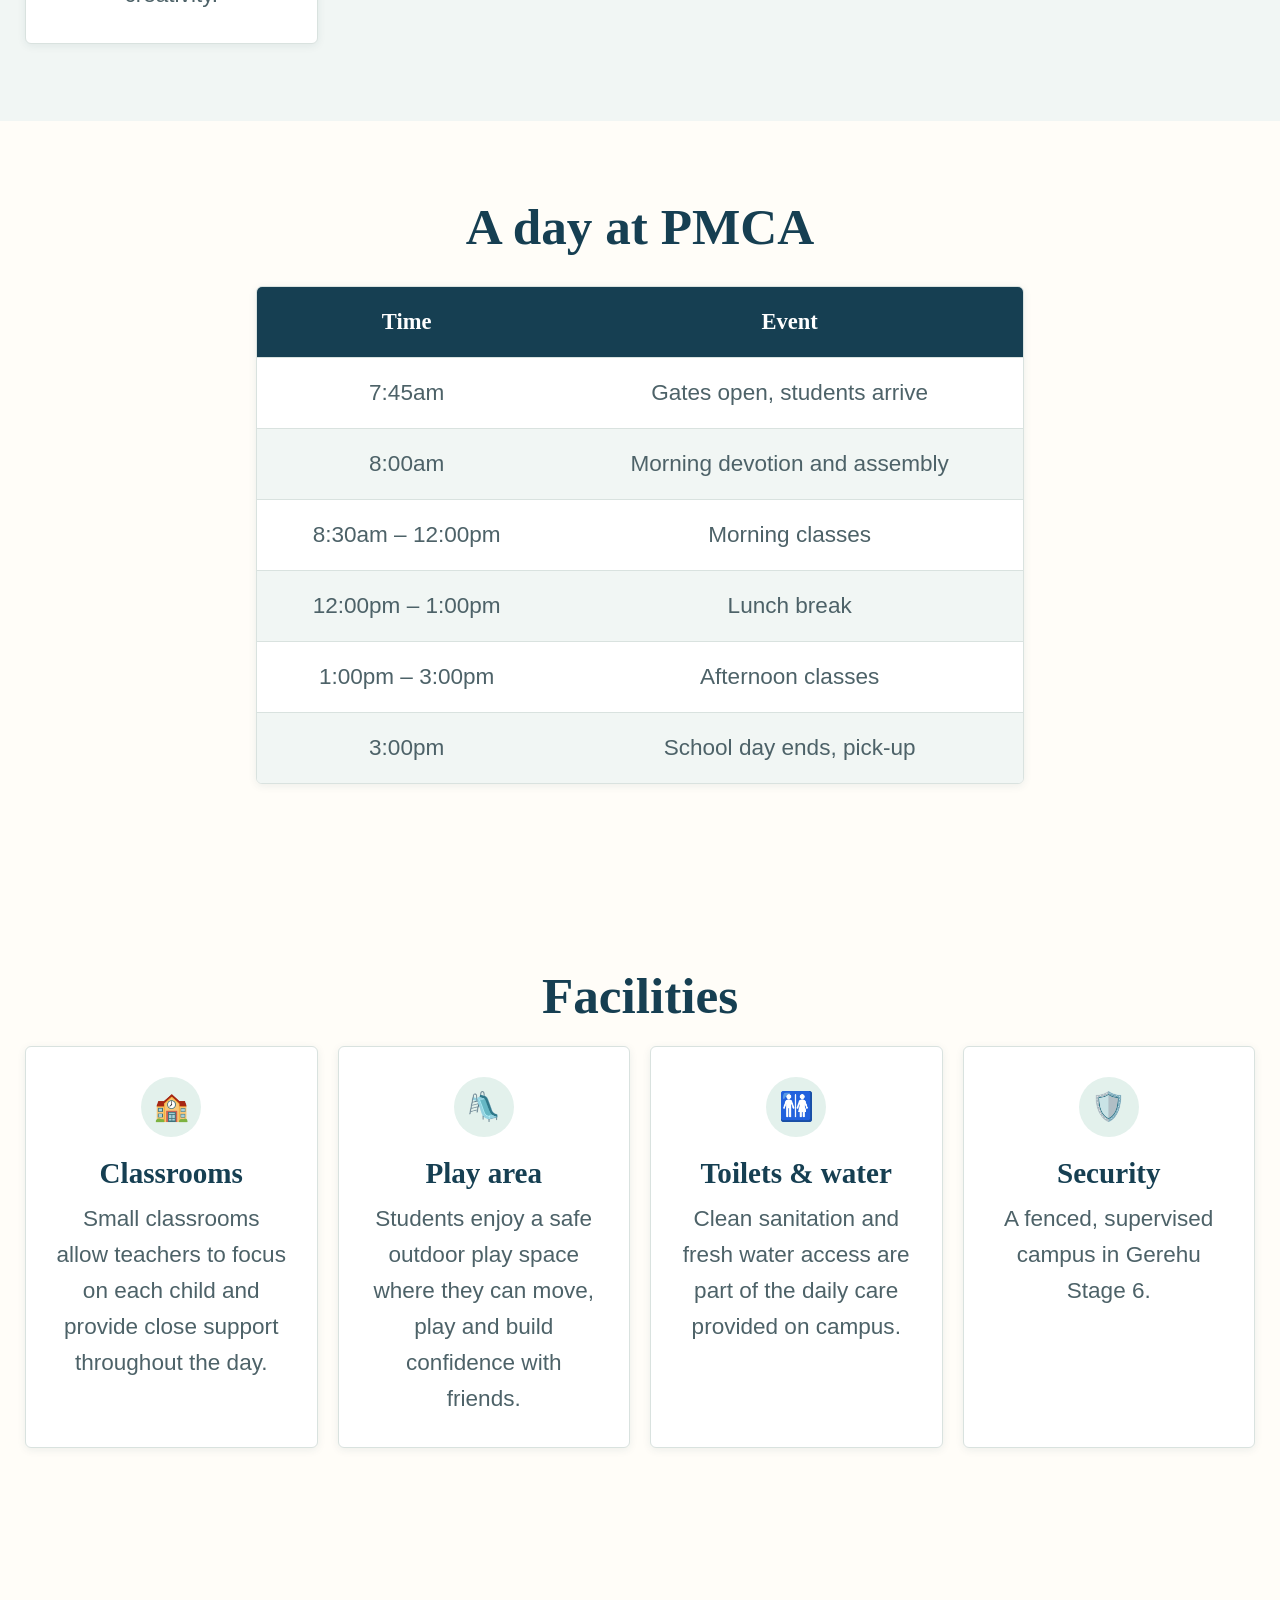
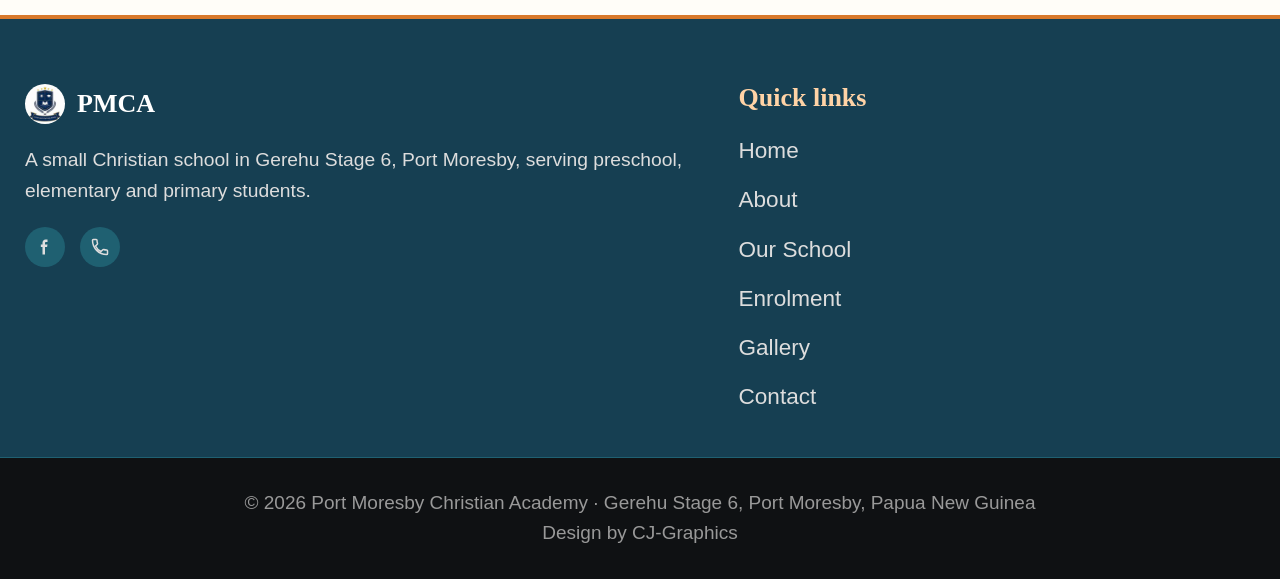
<file: src/our-school.html>
<!doctype html>
<html lang="en">
<head>
<meta charset="utf-8">
<meta name="viewport" content="width=device-width, initial-scale=1">
<title>Our School — Port Moresby Christian Academy</title>
<meta name="description" content="Curriculum, a typical school day, uniform and facilities at Port Moresby Christian Academy.">
<meta property="og:type" content="website">
<meta property="og:site_name" content="Port Moresby Christian Academy">
<meta property="og:title" content="Our School — Port Moresby Christian Academy">
<meta property="og:description" content="Curriculum, a typical school day, uniform and facilities at Port Moresby Christian Academy.">
<meta property="og:url" content="https://your-domain.com/src/our-school.html">
<meta property="og:image" content="https://your-domain.com/images/optimized/hero.jpg">
<link rel="icon" type="image/jpeg" href="../images/optimized/logo.jpg">
<link rel="apple-touch-icon" href="../images/optimized/logo.jpg">
<link rel="stylesheet" href="../css/style.css">
</head>
<body>
<a class="skip-link" href="#main">Skip to content</a>

<header class="site-header">
  <div class="wrap header-inner">
    <a class="logo" href="../index.html" aria-label="Port Moresby Christian Academy home">
      <img class="logo-img" src="../images/optimized/logo.jpg" alt="Port Moresby Christian Academy logo" width="32" height="32">
      <span class="logo-text">
        <span>PMCA</span>
        <span class="logo-sub">Christian School</span>
      </span>
    </a>

    <nav class="nav-desktop" aria-label="Primary">
      <ul>
        <li><a href="../index.html">Home</a></li>
        <li><a href="about.html">About</a></li>
        <li><a href="our-school.html" class="active" aria-current="page">Our School</a></li>
        <li><a href="enrolment.html">Enrolment</a></li>
        <li><a href="gallery.html">Gallery</a></li>
        <li><a href="contact.html">Contact</a></li>
      </ul>
    </nav>

    <div class="header-actions">
      <a class="header-cta" href="tel:+67576855071">Call the office</a>
      <button class="hamburger" id="menu-toggle" type="button" aria-expanded="false" aria-controls="mobile-panel" aria-label="Menu">
        <span class="hamburger-icon" aria-hidden="true"></span>
      </button>
    </div>
  </div>
</header>

<div class="mobile-panel" id="mobile-panel" role="dialog" aria-modal="true" aria-label="Menu">
  <button class="mobile-panel-close" id="menu-close" type="button" aria-label="Close menu">
    <span aria-hidden="true">&times;</span>
  </button>
  <nav aria-label="Mobile">
    <ul>
      <li><a href="../index.html">Home</a></li>
      <li><a href="about.html">About</a></li>
      <li><a href="our-school.html" class="active" aria-current="page">Our School</a></li>
      <li><a href="enrolment.html">Enrolment</a></li>
      <li><a href="gallery.html">Gallery</a></li>
      <li><a href="contact.html">Contact</a></li>
    </ul>
  </nav>
  <div class="mobile-panel-footer">
    <a href="tel:+67576855071">📞 +675&nbsp;7685&nbsp;5071</a>
    <a href="https://www.google.com/maps?q=Port+Moresby+Christian+Academy,+Toliman+Circuit,+Port+Moresby+National+Capital+District/">Toliman Circuit, Gerehu Stage 6, Port Moresby</a>
    <p class="small">Office hours: Mon–Fri, 8am–4pm</p>
  </div>
</div>

<main id="main">
  <section class="hero">
    <div class="hero-media" aria-hidden="true">
      <picture>
        <source srcset="../images/optimized/hero.webp" type="image/webp">
        <img src="../images/optimized/hero.jpg" alt="" width="720" height="393">
      </picture>
    </div>
    <div class="wrap hero-inner">
      <div class="hero-text">
        <p class="hero-trust">School life at PMCA</p>
        <h1>Our school</h1>
        <p class="measure">A safe, nurturing campus where students learn, play and grow in a close-knit Christian community.</p>
      </div>
    </div>
  </section> 

  <section class="section section--tint">
    <div class="wrap">
      <h2>Curriculum</h2>
      <p class="measure">Students follow the Papua New Guinea national curriculum, taught with a Christian foundation across all subjects.</p>
      <ul class="value-grid">
        <li class="value-card">
          <div class="value-icon" aria-hidden="true">📖</div>
          <h3>Literacy &amp; English</h3>
          <p>Reading, writing and spoken language, building on each level's foundation.</p>
        </li>
        <li class="value-card">
          <div class="value-icon" aria-hidden="true">🔢</div>
          <h3>Mathematics</h3>
          <p>Numeracy skills taught step by step from preschool through primary.</p>
        </li>
        <li class="value-card">
          <div class="value-icon" aria-hidden="true">🔬</div>
          <h3>Science &amp; environment</h3>
          <p>Hands-on learning about the natural world.</p>
        </li>
        <li class="value-card">
          <div class="value-icon" aria-hidden="true">✝️</div>
          <h3>Christian education</h3>
          <p>Bible knowledge and Christian values integrated into school life.</p>
        </li>
        <li class="value-card">
          <div class="value-icon" aria-hidden="true">🎨</div>
          <h3>Creative arts</h3>
          <p>Art, music and expressive learning help students build confidence and creativity.</p>
        </li>
      </ul>
    </div>
  </section>

  <section class="section section--paper">
    <div class="wrap">
      <h2>A day at PMCA</h2>
      <div class="table-scroll table-scroll--center">
        <table>
          <thead>
            <tr>
              <th scope="col">Time</th>
              <th scope="col">Event</th>
            </tr>
          </thead>
          <tbody>
            <tr><td>7:45am</td><td>Gates open, students arrive</td></tr>
            <tr><td>8:00am</td><td>Morning devotion and assembly</td></tr>
            <tr><td>8:30am – 12:00pm</td><td>Morning classes</td></tr>
            <tr><td>12:00pm – 1:00pm</td><td>Lunch break</td></tr>
            <tr><td>1:00pm – 3:00pm</td><td>Afternoon classes</td></tr>
            <tr><td>3:00pm</td><td>School day ends, pick-up</td></tr>
          </tbody>
        </table>
      </div>
    </div>
  </section>

  <section class="section section--paper">
    <div class="wrap">
      <h2>Facilities</h2>
      <ul class="value-grid">
        <li class="value-card">
          <div class="value-icon" aria-hidden="true">🏫</div>
          <h3>Classrooms</h3>
          <p>Small classrooms allow teachers to focus on each child and provide close support throughout the day.</p>
        </li>
        <li class="value-card">
          <div class="value-icon" aria-hidden="true">🛝</div>
          <h3>Play area</h3>
          <p>Students enjoy a safe outdoor play space where they can move, play and build confidence with friends.</p>
        </li>
        <li class="value-card">
          <div class="value-icon" aria-hidden="true">🚻</div>
          <h3>Toilets &amp; water</h3>
          <p>Clean sanitation and fresh water access are part of the daily care provided on campus.</p>
        </li>
        <li class="value-card">
          <div class="value-icon" aria-hidden="true">🛡️</div>
          <h3>Security</h3>
          <p>A fenced, supervised campus in Gerehu Stage 6.</p>
        </li>
      </ul>
    </div>
  </section>
</main>

<footer class="site-footer">
  <div class="footer-top">
    <div class="wrap footer-cols">
      <div class="footer-col">
        <div class="footer-brand">
          <img src="../images/optimized/logo.jpg" alt="" width="40" height="40">
          <span>PMCA</span>
        </div>
        <p class="small">A small Christian school in Gerehu Stage 6, Port Moresby, serving preschool, elementary and primary students.</p>
        <div class="social-icons">
          <a class="social-icon" href="https://facebook.com/your-school-page" target="_blank" rel="noopener" aria-label="PMCA on Facebook">
            <svg viewBox="0 0 24 24" fill="currentColor" aria-hidden="true"><path d="M15 3h-2.5C10.6 3 9 4.6 9 7v2H7v3h2v9h3v-9h2.5l.5-3H12V7c0-.6.4-1 1-1h2V3z"/></svg>
          </a>
          <a class="social-icon" href="tel:+67576855071" aria-label="Call PMCA">
            <svg viewBox="0 0 24 24" fill="none" stroke="currentColor" stroke-width="1.8" stroke-linecap="round" stroke-linejoin="round" aria-hidden="true"><path d="M6.6 10.8c1.4 2.8 3.8 5.2 6.6 6.6l2.2-2.2c.3-.3.7-.4 1-.2 1.1.4 2.3.6 3.6.6.6 0 1 .4 1 1V20c0 .6-.4 1-1 1C10.6 21 3 13.4 3 4c0-.6.4-1 1-1h3.4c.6 0 1 .4 1 1 0 1.3.2 2.5.6 3.6.1.4 0 .8-.2 1L6.6 10.8z"/></svg>
          </a>
        </div>
      </div>
      <div class="footer-col">
        <h3>Quick links</h3>
        <nav class="footer-nav" aria-label="Footer">
          <ul>
            <li><a href="../index.html">Home</a></li>
            <li><a href="about.html">About</a></li>
            <li><a href="our-school.html">Our School</a></li>
            <li><a href="enrolment.html">Enrolment</a></li>
            <li><a href="gallery.html">Gallery</a></li>
            <li><a href="contact.html">Contact</a></li>
          </ul>
        </nav>
      </div>
    </div>
  </div>
  <div class="footer-copyright">
    <p>© <span id="copyright-year">2026</span> Port Moresby Christian Academy · Gerehu Stage 6, Port Moresby, Papua New Guinea</p>
    <p>Design by <span>CJ-Graphics</span></p>
  </div>
</footer>

<script src="../js/nav.js"></script>
</body>
</html>
</file>
<file: css/style.css>
/* Port Moresby Christian Academy - foundation styles */
/* ---- Custom properties ---- */
/* Used in: every page — the design tokens referenced by all rules below. */
:root {
  /* Colour tokens */
  --sea-deep: #15181B;       /* near-black — navbar, footer, hero overlay */
  --sea: #23262B;            /* secondary dark neutral */
  --gold: #B35900;           /* accent orange — 4.8:1 on white, AA for body text */
  --gold-hover: #8F4700;     /* darker orange — hover/active state, 6.8:1 on white */
  --gold-soft: #FFD9A8;      /* light orange — accent text on dark backgrounds */
  --paper: #FFFFFF;
  --tint: #F8F9FA;
  --mint: #EAF7EA;
  --sky: #E8F4F8;
  --surface: #FFFFFF;
  --stone: #E5E7EB;
  --text: #202225;
  --muted: #55595E;

  /* Type — system font stack, matching the reference site (no webfont) */
  --font-display: system-ui, -apple-system, "Segoe UI", Tahoma, Geneva, Verdana, sans-serif;
  --font-body: system-ui, -apple-system, "Segoe UI", Tahoma, Geneva, Verdana, sans-serif;

  /* Type scale — fluid between mobile and desktop, sized up for laptop viewing */
  --h1: clamp(2.4rem, 1.7rem + 2.9vw, 4.2rem);
  --h2: clamp(1.95rem, 1.6rem + 1.5vw, 2.85rem);
  --h3: clamp(1.4rem, 1.25rem + 0.6vw, 1.7rem);
  --body: clamp(1.05rem, 1rem + 0.2vw, 1.2rem);
  --small: clamp(0.95rem, 0.9rem + 0.1vw, 1.05rem);

  /* Spacing scale — the larger steps are fluid so section padding
     shrinks on narrow/mobile screens instead of staying desktop-sized */
  --space-1: 0.25rem;
  --space-2: 0.5rem;
  --space-3: 1rem;
  --space-4: 1.5rem;
  --space-5: clamp(1.5rem, 1.15rem + 1.5vw, 2.5rem);
  --space-6: clamp(2rem, 1.3rem + 3vw, 4rem);
  --space-7: clamp(2.5rem, 1.3rem + 5vw, 6.25rem);

  /* Layout */
  --measure: 34rem;
  --container: 72rem;
  --radius: 8px;
  --radius-full: 50%;
  --shadow-sm: 0 1px 3px rgba(0, 0, 0, 0.08);
  --shadow-md: 0 10px 30px rgba(0, 0, 0, 0.1);
  --shadow-lg: 0 15px 35px rgba(0, 0, 0, 0.14);
}

/* ---- Reset ---- */
/* Used in: every page — browser default reset, no page-specific markup. */
*, *::before, *::after {
  box-sizing: border-box;
}

html {
  font-size: clamp(17px, 15px + 0.6vw, 20px);
  -webkit-text-size-adjust: 100%;
  background: var(--paper);
  scroll-behavior: smooth;
}

body, h1, h2, h3, p, ul, ol, figure, blockquote {
  margin: 0;
}

ul, ol {
  padding: 0;
  list-style: none;
}

img {
  max-width: 100%;
  display: block;
}

a {
  color: inherit;
  text-decoration: none;
}

button {
  font: inherit;
  color: inherit;
  background: none;
  border: none;
  cursor: pointer;
}

/* ---- Base ---- */
/* Used in: every page — default body copy and h1/h2/h3 styling (<main> content on all 6 pages). */
body {
  font-family: var(--font-body);
  font-size: var(--body);
  line-height: 1.6;
  color: var(--muted);
  background: var(--paper);
  min-height: 100vh;
}

h1, h2, h3 {
  font-family: var(--font-display);
  line-height: 1.15;
  color: var(--text);
}

h1 { font-size: var(--h1); font-weight: 800; }
h2 { font-size: var(--h2); font-weight: 700; }
h3 { font-size: var(--h3); font-weight: 700; }

small, .small {
  font-size: var(--small);
}

/* ---- Container ---- */
/* Used in: every page — the <div class="wrap"> inside every <header>, <section> and <footer>. */
.wrap {
  max-width: var(--container);
  margin-inline: auto;
  padding-inline: 1.25rem;
}

.measure {
  max-width: var(--measure);
}

/* ---- Focus ---- */
/* Used in: every page — keyboard focus ring on links, buttons and form fields. */
:focus-visible {
  outline: 3px solid var(--gold);
  outline-offset: 3px;
}

/* ---- Todo placeholder ----*/ 
/* Used in: every page — the yellow-highlight <span class="todo"> markers tracked in TODO.md. 
.todo {
  background: #FFF3B0;
  color: var(--text);
  padding: 0 0.2em;
  border-radius: var(--radius);
}----*/

/* ---- Skip link ---- */
/* Used in: every page — the <a class="skip-link"> right after <body>, before the header. */
.skip-link {
  position: absolute;
  left: -9999px;
  top: 0;
  background: var(--gold);
  color: #fff;
  padding: 0.75em 1.25em;
  font-weight: 700;
  z-index: 100;
}

.skip-link:focus {
  left: 1rem;
  top: 1rem;
}

/* ---- Header ---- */
/* Used in: every page — <header class="site-header"> (logo, .nav-desktop primary nav, .header-actions). */
.site-header {
  position: sticky;
  top: 0;
  z-index: 40;
  background: rgba(15, 17, 19, 0.98);
  color: #fff;
  box-shadow: 0 10px 30px rgba(0, 0, 0, 0.14);
  border-bottom: 1px solid rgba(255, 255, 255, 0.06);
  backdrop-filter: blur(8px);
}

.header-inner {
  display: flex;
  align-items: center;
  justify-content: space-between;
  height: 64px;
}

@media (min-width: 900px) {
  .header-inner { height: 80px; }
}

.logo {
  display: flex;
  align-items: center;
  gap: 0.6rem;
  flex-shrink: 0;
}

.logo-img {
  width: 36px;
  height: 36px;
  object-fit: cover;
  border-radius: var(--radius-full);
  flex-shrink: 0;
}

.logo-text {
  display: flex;
  flex-direction: column;
  line-height: 1.15;
  font-family: var(--font-display);
  font-weight: 800;
  font-size: 1.35rem;
  color: #fff;
}

.logo-sub {
  font-family: var(--font-body);
  font-weight: 600;
  font-size: 0.75rem;
  letter-spacing: 0.08em;
  text-transform: uppercase;
  color: var(--gold-soft);
}

.nav-desktop { display: none; }

.header-cta {
  display: none;
  align-items: center;
  justify-content: center;
  padding: 0.7rem 1.1rem;
  border-radius: 999px;
  background: rgba(179, 89, 0, 0.14);
  border: 1px solid rgba(255, 217, 168, 0.45);
  color: var(--gold-soft);
  font-weight: 700;
  font-size: 0.9rem;
  letter-spacing: 0.02em;
  transition: transform 0.15s ease-out, background 0.15s ease-out, border-color 0.15s ease-out;
}

.header-cta:hover {
  transform: translateY(-2px);
  background: rgba(179, 89, 0, 0.22);
  border-color: rgba(255, 217, 168, 0.75);
}

@media (min-width: 900px) {
  .nav-desktop {
    display: block;
    flex: 1;
    margin-left: var(--space-6);
  }
  .nav-desktop ul {
    display: flex;
    justify-content: center;
    align-items: center;
    gap: clamp(0.35rem, 0.2rem + 0.8vw, 1.25rem);
  }
  .nav-desktop a {
    display: inline-block;
    padding: 0.3rem clamp(0.45rem, 0.3rem + 0.35vw, 0.75rem);
    border-radius: var(--radius);
    color: #fff;
    font-weight: 600;
    font-size: clamp(0.9rem, 0.82rem + 0.25vw, 1.05rem);
    letter-spacing: 0;
    transition: color 0.2s ease, background-color 0.2s ease, transform 0.2s ease;
  }
  .nav-desktop a:hover {
    color: var(--gold-soft);
    background: rgba(184, 226, 31, 0.08);
    transform: translateY(-2px);
  }
  .nav-desktop a.active {
    color: var(--gold-soft);
    background: rgba(209, 106, 3, 0.35);
  }

  .header-cta {
    display: inline-flex;
  }
}

.header-actions {
  display: flex;
  align-items: center;
  gap: 0.75rem;
}

/* ---- Hamburger ---- */
/* Used in: every page — the <button id="menu-toggle"> in .header-actions (opens .mobile-panel via js/nav.js). */
.hamburger {
  width: 44px;
  height: 44px;
  display: flex;
  align-items: center;
  justify-content: center;
  position: relative;
}

@media (min-width: 900px) {
  .hamburger { display: none; }
}

.hamburger-icon {
  width: 22px;
  height: 2px;
  background: #fff;
  position: relative;
  transition: background 0.2s ease-out;
}

.hamburger-icon::before,
.hamburger-icon::after {
  content: '';
  position: absolute;
  left: 0;
  width: 22px;
  height: 2px;
  background: #fff;
  transition: transform 0.2s ease-out;
}

.hamburger-icon::before { top: -7px; }
.hamburger-icon::after { top: 7px; }

.hamburger[aria-expanded="true"] .hamburger-icon {
  background: transparent;
}

.hamburger[aria-expanded="true"] .hamburger-icon::before {
  transform: translateY(7px) rotate(45deg);
}

.hamburger[aria-expanded="true"] .hamburger-icon::after {
  transform: translateY(-7px) rotate(-45deg);
}

/* ---- Mobile overlay panel ---- */
/* Used in: every page — <div id="mobile-panel"> right after the header, toggled by js/nav.js. */
html.scroll-lock,
html.scroll-lock body {
  overflow: hidden;
}

.mobile-panel {
  position: fixed;
  inset: 0;
  z-index: 50;
  background: var(--sea-deep);
  color: #fff;
  padding: var(--space-6) 1.25rem var(--space-4);
  overflow-y: auto;
  box-shadow: -4px 0 20px rgba(0, 0, 0, 0.25);
  transform: translateX(100%);
  visibility: hidden;
  transition: transform 0.2s ease-out, visibility 0s linear 0.2s;
}

.mobile-panel.open {
  transform: translateX(0);
  visibility: visible;
  transition: transform 0.2s ease-out;
}

.mobile-panel nav ul li a {
  display: block;
  font-size: clamp(1.05rem, 0.9rem + 1vw, 1.3rem);
  padding: clamp(0.8rem, 2.5vw, 1.25rem) 0;
  color: #fff;
  font-family: var(--font-display);
  font-weight: 700;
}

.mobile-panel nav ul li a.active { color: var(--gold-soft); }

/* Used in: every page — the <button id="menu-close"> that closes the mobile panel.
   Needed because .mobile-panel (z-index 50) sits above .site-header (z-index 40)
   and fully covers the hamburger button while open, so the panel needs its own
   visible close control rather than relying on the hidden header button. */
.mobile-panel-close {
  position: absolute;
  top: var(--space-3);
  right: 1.25rem;
  width: 44px;
  height: 44px;
  display: flex;
  align-items: center;
  justify-content: center;
  color: #fff;
  font-size: 1.75rem;
  line-height: 1;
  border-radius: var(--radius-full);
  transition: background-color 0.2s ease, transform 0.2s ease;
}

.mobile-panel-close:hover {
  background: rgba(255, 255, 255, 0.1);
  transform: rotate(90deg);
}

.mobile-panel-footer {
  border-top: 1px solid var(--sea);
  margin-top: var(--space-4);
  padding-top: var(--space-4);
  display: flex;
  flex-direction: column;
  gap: var(--space-2);
  color: var(--gold-soft);
}

.mobile-panel-footer a { color: #fff; text-decoration: underline; }

/* ---- Footer ---- */
/* Used in: every page — <footer class="site-footer"> (.footer-cols brand + Quick links columns,
   .social-icons row, .footer-copyright bar). */
.site-footer {
  background: var(--sea-deep);
  color: #ddd;
  margin-top: var(--space-7);
}

.footer-top {
  padding: var(--space-6) 0 var(--space-5);
}

.footer-cols {
  display: grid;
  gap: var(--space-5);
  grid-template-columns: 1fr;
}

@media (min-width: 700px) {
  .footer-cols { grid-template-columns: 1.3fr 1fr; }
}

.footer-brand {
  display: flex;
  align-items: center;
  gap: 0.6rem;
  margin-bottom: var(--space-3);
}

.footer-brand img {
  width: 40px;
  height: 40px;
  border-radius: var(--radius-full);
}

.footer-brand span {
  font-family: var(--font-display);
  font-weight: 800;
  font-size: 1.3rem;
  color: #fff;
}

.footer-col h3 {
  font-size: 1.3rem;
  color: var(--gold-soft);
  margin-bottom: var(--space-3);
}

.footer-nav ul {
  display: flex;
  flex-direction: column;
  gap: 0.65rem;
}

.site-footer a {
  color: #ddd;
  transition: color 0.2s ease;
}

.site-footer a:hover {
  color: var(--gold-soft);
  text-decoration: underline;
}

.social-icons {
  display: flex;
  gap: 0.75rem;
  margin-top: var(--space-3);
}

.social-icon {
  width: 40px;
  height: 40px;
  border-radius: var(--radius-full);
  background: var(--sea);
  display: flex;
  align-items: center;
  justify-content: center;
  color: #dddddd;
  transition: background-color 0.2s ease, color 0.2s ease, transform 0.3s ease;
}

.social-icon svg {
  width: 20px;
  height: 20px;
  display: block;
}

.social-icon:hover {
  background: var(--gold);
  color: #fff;
  transform: translateY(-3px);
}

.footer-copyright {
  text-align: center;
  padding: var(--space-4) 0;
  background: #0F1113;
  border-top: 1px solid var(--sea);
}

.footer-copyright p {
  font-size: 0.95rem;
  color: #999;
  margin: 0;
}

/* ---- Buttons ----
   .btn-gold      — index.html hero + "How to enrol" CTA; contact.html "Send Message" submit
   .btn-outline   — index.html hero "How to enrol" link (sits on the dark hero image)
   .btn-outline-sea — index.html "Life at PMCA" link; enrolment.html "Download enrolment form" link
*/
.btn,
.btn-outline-sea {
  transition: transform 0.15s ease-out, box-shadow 0.15s ease-out, background-color 0.15s ease-out;
}

.btn:hover,
.btn-outline-sea:hover {
  transform: translateY(-3px);
  box-shadow: var(--shadow-lg);
}

.btn {
  display: inline-block;
  padding: 0.85em 1.75em;
  border-radius: var(--radius);
  font-weight: 700;
  text-align: center;
}

.btn-gold {
  background: var(--gold);
  color: #fff;
  box-shadow: 0 4px 15px rgba(179, 89, 0, 0.3);
}

.btn-gold:hover {
  background: var(--gold-hover);
}

.btn-outline {
  border: 2px solid #fff;
  color: #fff;
  background: transparent;
}

.btn-outline:hover {
  background: #fff;
  color: var(--sea-deep);
}

.btn-outline-sea {
  display: inline-block;
  padding: 0.85em 1.75em;
  border-radius: var(--radius);
  font-weight: 700;
  text-align: center;
  border: 2px solid var(--gold);
  color: var(--gold);
  background: transparent;
}

.btn-outline-sea:hover {
  background: var(--gold);
  color: #fff;
}

/* ---- Hero ---- */
/* Used in: every page — the <section class="hero"> right after the mobile panel.
   .hero--tall (near-full-viewport) is only used on index.html; other pages use the shorter default.
   .notice (the "Enrolments are open" banner) also appears inside the hero on index.html + enrolment.html. */
.hero {
  position: relative;
  overflow: hidden;
  background: var(--sea-deep);
  color: #fff;
  min-height: 420px;
  display: flex;
  align-items: center;
  justify-content: center;
  padding: var(--space-6) 0;
  text-align: center;
}

.hero--tall {
  min-height: 92vh;
}

.hero-trust {
  display: inline-flex;
  align-items: center;
  gap: 0.45rem;
  margin-bottom: 1rem;
  padding: 0.5rem 0.9rem;
  border-radius: 999px;
  background: rgba(255, 255, 255, 0.08);
  border: 1px solid rgba(255, 217, 168, 0.35);
  color: var(--gold-soft);
  font-size: 0.8rem;
  font-weight: 700;
  letter-spacing: 0.08em;
  text-transform: uppercase;
}

@media (max-height: 500px) and (orientation: landscape) {
  .hero { min-height: auto; }
  .hero--tall { min-height: auto; }
}

.hero-media {
  position: absolute;
  inset: 0;
  z-index: 0;
}

.hero-media picture,
.hero-media img {
  width: 100%;
  height: 100%;
  object-fit: cover;
  display: block;
}

.hero-media::after {
  content: '';
  position: absolute;
  inset: 0;
  background: linear-gradient(rgba(21, 24, 27, 0.6), rgba(21, 24, 27, 0.75));
}

.hero-inner {
  position: relative;
  z-index: 1;
  width: 100%;
}

.hero-text {
  max-width: 42rem;
  margin-inline: auto;
}

.hero h1 {
  color: #fff;
  text-shadow: 2px 2px 8px rgba(0, 0, 0, 0.4);
  max-width: 820px;
  margin-inline: auto;
  letter-spacing: -0.03em;
}

.hero p.measure {
  color: #fff;
  margin-top: var(--space-3);
  margin-inline: auto;
  font-size: clamp(1.15rem, 1.05rem + 0.4vw, 1.4rem);
  max-width: 42rem;
}

.hero-actions {
  display: flex;
  flex-wrap: wrap;
  justify-content: center;
  gap: var(--space-3);
  margin-top: var(--space-4);
}

.notice {
  margin-top: var(--space-5);
  background: rgba(255, 255, 255, 0.96);
  color: var(--text);
  border-left: 4px solid var(--gold);
  padding: var(--space-3) var(--space-4);
  border-radius: var(--radius);
  text-align: left;
  box-shadow: var(--shadow-md);
}

/* ---- Sections ---- */
/* Used in: every page — the <section class="section section--*"> wrapper around each content
   block (.section--paper/tint/mint/sky pick the background; .section--center centers the text). */
.section {
  padding: var(--space-7) 0;
}

.section h2 {
  margin-bottom: var(--space-4);
  text-align: center;
}

/* Intro paragraph directly under a section heading (e.g. "Students follow the
   Papua New Guinea national curriculum...") — centered site-wide like sris.info's
   .welcome/.about/.section-title paragraphs. Scoped to a direct child of .wrap so
   it doesn't reach into cards, tables, forms or the alt-section image/text rows,
   which sris.info itself keeps left-aligned. */
.section > .wrap > p {
  text-align: center;
  margin-inline: auto;
}

/* Lists directly under a section heading. Grid-based lists (.value-grid) are
   already centered per-card, so this only needs to reposition the narrower,
   .measure-width lists (numbered steps, the history timeline) into the middle
   of the section — their own item text/markers stay left-aligned for
   readability, same as sris.info leaves list-style content unreversed. Scoped
   to a direct child of .wrap so the "How to enrol" steps list inside the
   alt-section on index.html (sitting beside an image) is left untouched. */
.section > .wrap > .steps,
.section > .wrap > .ladder {
  margin-inline: auto;
}

.section--paper { background: var(--paper); }
.section--tint { background: var(--tint); }
.section--mint { background: var(--mint); }
.section--sky { background: var(--sky); }


.section--center { text-align: center; }
.section--center .measure { margin-inline: auto; }

/* ---- Welcome / mission bands ---- */
/* Used in: index.html only — "Welcome to PMCA" (.welcome-band) and "Our mission" (.mission-band). */
.welcome-band {
  padding: var(--space-7) 0;
  text-align: center;
  background: linear-gradient(180deg, #f7f8f9 0%, #f2f4f6 100%);
}

.welcome-band h1,
.welcome-band h2 {
  margin-bottom: var(--space-3);
}

.welcome-band p {
  max-width: 46rem;
  margin-inline: auto;
  font-size: clamp(1.15rem, 1.05rem + 0.4vw, 1.35rem);
}

.promise-strip {
  padding-top: var(--space-5);
  background: var(--paper);
}

.promise-grid {
  display: grid;
  gap: var(--space-4);
  grid-template-columns: repeat(auto-fit, minmax(220px, 1fr));
  max-width: 68rem;
  margin: 0 auto;
}

.promise-card {
  background: var(--surface);
  border: 1px solid rgba(21, 24, 27, 0.06);
  border-top: 5px solid var(--gold);
  border-radius: 18px;
  padding: var(--space-5);
  box-shadow: var(--shadow-md);
}

.promise-card span {
  display: inline-block;
  font-size: 0.75rem;
  font-weight: 800;
  letter-spacing: 0.12em;
  color: var(--gold);
  margin-bottom: 0.9rem;
}

.promise-card h3 {
  margin-bottom: 0.5rem;
}

.promise-card p {
  margin: 0;
}

.mission-band {
  padding: var(--space-6) 0;
  text-align: center;
  background: var(--gold);
  color: #fff;
}

.mission-band h2 { color: #fff; margin-bottom: var(--space-3); }

.mission-band p {
  max-width: 50rem;
  margin-inline: auto;
  font-size: clamp(1.15rem, 1.05rem + 0.4vw, 1.35rem);
  line-height: 1.8;
  color: #fff;
}

/* ---- Level ladder / timeline ---- */
/* Used in: about.html only — the "Our history" timeline (<ul class="ladder timeline">). */
.ladder { position: relative; }

.ladder::before {
  content: '';
  position: absolute;
  top: 8px;
  bottom: 8px;
  left: 7px;
  width: 2px;
  background: var(--stone);
}

.ladder-item {
  position: relative;
  padding-left: 2.5rem;
  padding-bottom: var(--space-5);
}

.ladder-item:last-child { padding-bottom: 0; }

.ladder-item::before {
  content: '';
  position: absolute;
  left: 0;
  top: 4px;
  width: 16px;
  height: 16px;
  background: var(--gold);
  transform: rotate(45deg);
  border-radius: var(--radius);
}

/* ---- Card grid (feature / value cards) ---- */
/* Used in: index.html ("Our levels", "Why parents choose us"), about.html ("Faith & values"),
   our-school.html ("Curriculum", "Facilities"), enrolment.html ("Documents needed"). */
.value-grid {
  display: grid;
  gap: var(--space-5);
  grid-template-columns: repeat(auto-fit, minmax(280px, 1fr));
}

.highlights-grid {
  display: grid;
  gap: var(--space-5);
  grid-template-columns: repeat(auto-fit, minmax(220px, 1fr));
  max-width: 68rem;
  margin-inline: auto;
}

.highlight-item {
  background: var(--surface);
  border-radius: var(--radius);
  padding: var(--space-5);
  box-shadow: var(--shadow-md);
  border-top: 5px solid var(--gold);
}

.highlight-number {
  display: inline-flex;
  font-weight: 800;
  color: var(--gold);
  letter-spacing: 0.12em;
  font-size: 0.8rem;
  margin-bottom: 0.75rem;
}

.highlight-item h3 {
  margin-bottom: 0.5rem;
}

.highlight-item p {
  margin: 0;
}

.testimonial-grid {
  display: grid;
  gap: var(--space-5);
  grid-template-columns: repeat(auto-fit, minmax(220px, 1fr));
  max-width: 68rem;
  margin-inline: auto;
}

.quote-card {
  background: var(--surface);
  border-top: 5px solid var(--gold);
  border-radius: var(--radius);
  padding: var(--space-5);
  box-shadow: var(--shadow-md);
  display: flex;
  flex-direction: column;
  justify-content: space-between;
  min-height: 100%;
}

.quote {
  font-size: clamp(1.08rem, 1rem + 0.25vw, 1.2rem);
  color: var(--text);
  line-height: 1.7;
  margin: 0 0 var(--space-3);
}

.quote-credit {
  margin: 0;
  font-size: 0.95rem;
  font-weight: 700;
  color: var(--gold);
}

.value-card {
  background: var(--surface);
  border-top: 5px solid var(--gold);
  border-radius: var(--radius);
  padding: var(--space-5) var(--space-5) var(--space-6);
  box-shadow: var(--shadow-md);
  text-align: center;
  display: flex;
  flex-direction: column;
  align-items: center;
  transition: transform 0.2s ease-out, box-shadow 0.2s ease-out;
}

.value-card:hover {
  transform: translateY(-8px);
  box-shadow: var(--shadow-lg);
}

.value-card h3 {
  font-size: clamp(1.35rem, 1.2rem + 0.4vw, 1.6rem);
  margin-bottom: 0.5rem;
}

.value-card p {
  font-size: clamp(1.05rem, 1rem + 0.2vw, 1.15rem);
  margin: 0;
}

.value-icon {
  font-size: 3.75rem;
  margin-bottom: var(--space-3);
  color: var(--gold);
}

/* ---- Stats / at-a-glance grid ---- */
/* Used in: index.html only — the "PMCA at a glance" section; js/stats.js drives the count-up
   animation on the [data-count] spans when the grid scrolls into view. */
.stats-grid {
  display: grid;
  gap: var(--space-4);
  grid-template-columns: repeat(auto-fit, minmax(150px, 1fr));
  max-width: 56rem;
  margin-inline: auto;
}

.stats-card {
  background: var(--surface);
  border-radius: var(--radius);
  padding: var(--space-5) var(--space-3);
  box-shadow: var(--shadow-sm);
}

.stats-number {
  font-family: var(--font-display);
  font-weight: 800;
  font-size: clamp(2.2rem, 1.8rem + 1.5vw, 3rem);
  color: var(--gold);
  line-height: 1;
  margin-bottom: var(--space-2);
}

.stats-label {
  color: var(--muted);
}

/* ---- Numbered steps ---- */
/* Used in: index.html ("How to enrol" alt-section) and enrolment.html ("Steps to enrol"). */
.steps {
  counter-reset: step;
  display: flex;
  flex-direction: column;
  gap: var(--space-4);
}

.steps li {
  counter-increment: step;
  position: relative;
  padding-left: 3rem;
  min-height: 2rem;
}

.steps li::before {
  content: counter(step);
  position: absolute;
  left: 0;
  top: 0;
  width: 2rem;
  height: 2rem;
  background: var(--gold);
  color: #fff;
  display: flex;
  align-items: center;
  justify-content: center;
  font-family: var(--font-display);
  font-weight: 700;
  border-radius: var(--radius);
}

/* ---- Alternating image / text sections ---- */
/* Used in: index.html only — "How to enrol" (.section--mint) and "Life at PMCA"
   (.alt-section--reverse .section--sky). */
.alt-section {
  padding: var(--space-7) 0;
}

.alt-section .wrap {
  display: flex;
  flex-wrap: wrap;
  align-items: center;
  gap: var(--space-6);
}

.alt-section--reverse .wrap {
  flex-direction: row-reverse;
}

.alt-content {
  flex: 1 1 320px;
}

.alt-content h2 { margin-bottom: var(--space-3); }

.alt-content p { margin-bottom: var(--space-3); }

.alt-media {
  flex: 1 1 320px;
  max-width: 460px;
  margin-inline: auto;
}

.alt-media picture {
  display: block;
  aspect-ratio: 4 / 5;
  border: 6px solid var(--surface);
  border-radius: var(--radius);
  overflow: hidden;
  box-shadow: var(--shadow-md);
}

.alt-media img {
  width: 100%;
  height: 100%;
  object-fit: cover;
  object-position: top center;
  display: block;
}

/* ---- Image / photo card grid (campus life) ---- */
/* Used in: index.html only — "Moments from our school" section. */
.image-grid {
  display: grid;
  gap: var(--space-5);
  grid-template-columns: repeat(auto-fit, minmax(320px, 1fr));
}

.image-card {
  background: var(--surface);
  border-radius: var(--radius);
  overflow: hidden;
  box-shadow: var(--shadow-md);
  transition: transform 0.2s ease-out, box-shadow 0.2s ease-out;
}

.image-card:hover {
  transform: translateY(-6px);
  box-shadow: var(--shadow-lg);
}

.image-card picture {
  display: block;
  width: 100%;
  aspect-ratio: 4 / 3;
}

.image-card img {
  width: 100%;
  height: 100%;
  object-fit: cover;
  display: block;
}

.image-card-body {
  padding: var(--space-4);
}

.image-card-body h3 {
  font-size: 1.3rem;
  margin-bottom: 0.35rem;
}

.image-card-body p {
  margin: 0;
  font-size: var(--small);
}

.cta-panel {
  display: flex;
  flex-wrap: wrap;
  align-items: center;
  justify-content: space-between;
  gap: var(--space-5);
  padding: clamp(1.6rem, 4vw, 3.1rem);
  border-radius: 20px;
  background: linear-gradient(135deg, rgba(21, 24, 27, 0.98), rgba(35, 38, 43, 0.96));
  color: #fff;
  box-shadow: 0 20px 45px rgba(0, 0, 0, 0.14);
  border: 1px solid rgba(255, 255, 255, 0.04);
}

.cta-panel h2 {
  margin: 0;
  text-align: left;
  color: #fff;
  font-size: clamp(1.8rem, 1.4rem + 1vw, 2.6rem);
  max-width: 34rem;
}

.eyebrow {
  margin: 0 0 0.5rem;
  font-size: 0.82rem;
  letter-spacing: 0.18em;
  text-transform: uppercase;
  color: var(--gold-soft);
  font-weight: 700;
}

.cta-actions {
  display: flex;
  flex-wrap: wrap;
  gap: 0.9rem;
  justify-content: flex-end;
}

/* ---- Staff cards ---- */
/* Used in: about.html only — "Our staff" section. */
.staff-grid {
  display: grid;
  gap: var(--space-5);
  grid-template-columns: repeat(auto-fit, minmax(260px, 1fr));
}

.staff-card {
  border-top: 5px solid var(--gold);
  padding: var(--space-5) var(--space-4);
  border-radius: var(--radius);
  background: var(--surface);
  text-align: center;
  box-shadow: var(--shadow-md);
  transition: transform 0.2s ease-out, box-shadow 0.2s ease-out;
}

.staff-card:hover {
  transform: translateY(-8px);
  box-shadow: var(--shadow-lg);
}

.staff-card picture {
  display: block;
  width: 170px;
  height: 170px;
  margin: 0 auto var(--space-4);
  border-radius: var(--radius-full);
  overflow: hidden;
  border: 4px solid var(--paper);
  box-shadow: 0 0 0 1px var(--stone), var(--shadow-sm);
}

.staff-card img {
  width: 100%;
  height: 100%;
  object-fit: cover;
  display: block;
  margin: 0;
}

.staff-card h3 {
  font-size: clamp(1.35rem, 1.2rem + 0.4vw, 1.6rem);
}

.staff-card .role {
  color: var(--muted);
  font-size: var(--small);
  margin-bottom: 0.5rem;
}

/* ---- Principal welcome ---- */
/* Used in: about.html only — "Principal's welcome" section. */
.principal-card {
  background: var(--surface);
  border-top: 5px solid var(--gold);
  border-radius: var(--radius);
  padding: var(--space-5);
  box-shadow: var(--shadow-md);
  max-width: 100%;
}

.principal-block {
  display: flex;
  flex-wrap: wrap;
  align-items: flex-start;
  gap: var(--space-5);
}

.principal-block picture {
  display: block;
  width: 230px;
  height: 230px;
  border-radius: var(--radius-full);
  overflow: hidden;
  border: 4px solid var(--paper);
  box-shadow: 0 0 0 1px var(--stone), var(--shadow-sm);
  flex-shrink: 0;
  margin-inline: auto;
}

.principal-block img {
  width: 100%;
  height: 100%;
  object-fit: cover;
  display: block;
}

.principal-block .content {
  flex: 1 1 320px;
}

.principal-block .content p {
  font-size: clamp(1.05rem, 1rem + 0.2vw, 1.15rem);
  margin-bottom: var(--space-3);
}

/* ---- Gallery carousel ---- */
/* Used in: gallery.html only — both "Our students" and "School environment" sliders
   (js/carousel.js drives every [data-carousel] on the page). */
.carousel {
  position: relative;
  border-radius: var(--radius);
  overflow: hidden;
  background: var(--sea-deep);
  box-shadow: var(--shadow-md);
  /* Capped so the source photos (largest is 872px wide) aren't stretched far
     beyond their native resolution on wide screens, which is what was
     causing the blur — width still flexes with the viewport up to this cap. */
  max-width: clamp(28rem, 60vw, 42rem);
  margin-inline: auto;
}

.carousel-track {
  display: flex;
  transition: transform 0.8s cubic-bezier(0.65, 0, 0.35, 1);
}

.carousel-slide {
  flex: 0 0 100%;
  min-width: 0;
}

.carousel-slide picture {
  display: block;
  width: 100%;
  aspect-ratio: 4 / 3;
  overflow: hidden;
}

.carousel-slide img {
  width: 100%;
  height: 100%;
  object-fit: cover;
  display: block;
}

.carousel-btn {
  position: absolute;
  top: 50%;
  transform: translateY(-50%);
  width: 44px;
  height: 44px;
  border-radius: var(--radius-full);
  background: #fff;
  color: var(--sea-deep);
  display: flex;
  align-items: center;
  justify-content: center;
  font-size: 1.4rem;
  line-height: 1;
  box-shadow: var(--shadow-md);
  transition: transform 0.15s ease-out;
}

.carousel-btn:hover { transform: translateY(-50%) scale(1.08); background: var(--gold); color: #fff; }

.carousel-prev { left: var(--space-3); }
.carousel-next { right: var(--space-3); }

.carousel-status {
  text-align: center;
  padding: var(--space-2) 0;
  color: var(--muted);
}

/* ---- Scrollable tables ---- */
/* Used in: our-school.html ("A day at PMCA" timetable) and enrolment.html ("Fees", "Term dates"). */
.table-scroll {
  overflow-x: auto;
  -webkit-overflow-scrolling: touch;
  margin: var(--space-4) 0;
  border: 1px solid var(--stone);
  background: var(--surface);
  border-radius: var(--radius);
  box-shadow: var(--shadow-sm);
}

.table-scroll table {
  width: 100%;
  min-width: 480px;
  border-collapse: collapse;
}

.table-scroll th,
.table-scroll td {
  padding: 0.75em 1em;
  border-bottom: 1px solid var(--stone);
  text-align: left;
  white-space: nowrap;
}

.table-scroll thead th {
  background: var(--tint);
  font-family: var(--font-display);
  font-weight: 700;
  color: var(--gold);
}

.table-scroll tbody tr:last-child td { border-bottom: none; }

/* Used in: our-school.html only — the "A day at PMCA" timetable. Centers the
   table block in the section and centers each cell's text; the Fees/Term
   dates tables on enrolment.html keep the default left alignment. */
.table-scroll--center {
  max-width: clamp(32rem, 60vw, 48rem);
  margin-inline: auto;
}

.table-scroll--center th,
.table-scroll--center td {
  text-align: center;
}

/* ---- Definition list ---- */
/* Used in: contact.html only — the "Get in touch" <dl class="info-list">. */
.info-list dt {
  font-weight: 700;
  color: var(--gold);
  margin-top: var(--space-3);
}

.info-list dd {
  margin: 0.25rem 0 0;
}

/* ---- Map embed ---- */
/* Used in: contact.html only — the "Find us" Google Maps iframe. */
.map-embed {
  position: relative;
  width: 100%;
  aspect-ratio: 16 / 9;
  border: 1px solid var(--stone);
  background: var(--tint);
  border-radius: var(--radius);
  overflow: hidden;
}

.map-embed iframe {
  position: absolute;
  inset: 0;
  width: 100%;
  height: 100%;
  border: 0;
}

/* ---- Contact cards ---- */
/* Used in: contact.html only — the two-column layout wrapping "Get in touch", "Find us"
   and "Send us a message". */
.contact-grid {
  display: grid;
  gap: var(--space-4);
  align-items: start;
}

@media (min-width: 900px) {
  .contact-grid { grid-template-columns: 1fr 1fr; }
}

.contact-col {
  display: flex;
  flex-direction: column;
  gap: var(--space-4);
}

.contact-card {
  background: var(--surface);
  border-top: 5px solid var(--gold);
  border-radius: var(--radius);
  padding: var(--space-5);
  box-shadow: var(--shadow-md);
  transition: transform 0.2s ease-out, box-shadow 0.2s ease-out;
}

.contact-card:hover {
  transform: translateY(-6px);
  box-shadow: var(--shadow-lg);
}

#send-message {
  scroll-margin-top: 88px;
}

/* ---- Contact form ---- */
/* Used in: contact.html only — the "Send us a message" FormSubmit form. */
.contact-form {
  display: flex;
  flex-direction: column;
  gap: var(--space-4);
}

.form-honey {
  position: absolute;
  left: -9999px;
}

.form-note { color: var(--muted); margin: 0; }

.form-grid {
  display: grid;
  gap: var(--space-3);
  grid-template-columns: 1fr;
}

@media (min-width: 560px) {
  .form-grid.two-col { grid-template-columns: 1fr 1fr; }
}

.form-field {
  display: flex;
  flex-direction: column;
  gap: 0.35rem;
}

.form-field label {
  font-weight: 700;
  color: var(--text);
  font-size: var(--small);
}

.form-field input,
.form-field textarea {
  font: inherit;
  padding: 0.65em 0.85em;
  border: 1px solid var(--stone);
  border-radius: var(--radius);
  background: var(--paper);
  color: var(--text);
  transition: border-color 0.15s ease-out, box-shadow 0.15s ease-out;
}

.form-field input:focus,
.form-field textarea:focus {
  border-color: var(--gold);
  box-shadow: 0 0 0 3px rgba(179, 89, 0, 0.15);
}

.form-field textarea {
  min-height: 140px;
  resize: vertical;
}

.form-actions {
  display: flex;
  flex-wrap: wrap;
  align-items: center;
  gap: var(--space-3);
}

.section-action { margin-top: var(--space-4); }
.section-list { margin-top: var(--space-5); }
.fee-caption { text-align: left; padding: 0.5em 1em; }

/* ---- Reduced motion ---- */
/* Used in: every page — respects OS-level "reduce motion" for hero/carousel/hover animations. */
@media (prefers-reduced-motion: reduce) {
  *, *::before, *::after {
    animation-duration: 0.001ms !important;
    animation-iteration-count: 1 !important;
    transition-duration: 0.001ms !important;
    scroll-behavior: auto !important;
  }
}

/* ---- Education wireframe overrides ---- */
:root {
  --sea-deep: #163f52;
  --sea: #1f6071;
  --gold: #d9792b;
  --gold-hover: #b85f1d;
  --gold-soft: #ffd3a6;
  --paper: #fffdf8;
  --tint: #f1f6f4;
  --mint: #e3f1ec;
  --sky: #e6f1f5;
  --surface: #ffffff;
  --stone: #d9e2df;
  --text: #17313d;
  --muted: #4d6268;
  --font-display: Georgia, "Times New Roman", serif;
  --font-body: "Trebuchet MS", "Segoe UI", sans-serif;
  --radius: 6px;
  --shadow-sm: 0 2px 8px rgba(22, 63, 82, 0.08);
  --shadow-md: 0 12px 28px rgba(22, 63, 82, 0.12);
}

body { background: var(--paper); }
.site-header { background: var(--sea-deep); border-bottom: 4px solid var(--gold); }
.header-inner { height: 72px; }
.logo-img { width: 44px; height: 44px; border: 2px solid var(--gold-soft); }
.logo-text { letter-spacing: 0.04em; }
.logo-sub { letter-spacing: 0.08em; text-transform: uppercase; }
.nav-desktop ul { gap: 0.25rem; }
.nav-desktop a { font-size: 0.92rem; letter-spacing: 0; }
.nav-desktop a.active, .nav-desktop a:hover { color: #fff; background: var(--sea); }
.hero { min-height: 500px; background: var(--sea-deep); }
.hero::after { background: linear-gradient(90deg, rgba(15, 45, 58, 0.92) 0%, rgba(15, 45, 58, 0.64) 48%, rgba(15, 45, 58, 0.18) 100%); }
.hero-inner { padding-block: clamp(4rem, 8vw, 7rem); }
.hero-text { max-width: 40rem; }
.hero-text h1 { max-width: 15ch; font-size: clamp(2.5rem, 1.5rem + 3.5vw, 4.8rem); }
.hero-text p { color: #e9f2ee; }
.btn, .btn-outline, .btn-outline-sea { border-radius: 4px; font-size: 0.95rem; letter-spacing: 0.02em; text-transform: uppercase; }
.btn-gold { background: var(--gold); color: #fff; }
.notice { border-left: 4px solid var(--gold); border-radius: 0; background: rgba(255, 253, 248, 0.12); color: #fff; }
.welcome-band, .mission-band { padding-block: var(--space-6); }
.welcome-band { background: var(--gold); color: #fff; }
.welcome-band h2, .mission-band h2 { color: inherit; margin-bottom: var(--space-2); }
.mission-band { background: var(--sea); color: #eaf5f2; }
.section, .alt-section { padding-block: clamp(3rem, 6vw, 5.5rem); }
.section h2 { margin-bottom: var(--space-3); color: var(--sea-deep); }
.section--tint { background: var(--tint); }
.section--paper { background: var(--paper); }
.stats-grid, .value-grid, .image-grid, .staff-grid { gap: 1rem; }
.stats-card, .value-card, .image-card, .staff-card { border: 1px solid var(--stone); border-radius: var(--radius); box-shadow: var(--shadow-sm); }
.stats-card { background: var(--sea-deep); border-color: var(--sea-deep); color: #fff; }
.stats-number { color: var(--gold-soft); }
.stats-label { color: #eaf5f2; }
.value-card, .staff-card { background: var(--surface); padding: var(--space-4); }
.value-card h3, .staff-card h3, .image-card h3 { color: var(--sea-deep); }
.value-icon { display: grid; place-items: center; width: 3rem; height: 3rem; margin-bottom: var(--space-3); border-radius: 50%; background: var(--mint); font-size: 1.4rem; }
.steps li { border-color: var(--gold); }
.steps li::before { background: var(--gold); }
.alt-section .wrap { gap: clamp(2rem, 6vw, 6rem); }
.alt-section--reverse { background: var(--sky); }
.image-card, .staff-card { overflow: hidden; }
.image-card-body { padding: var(--space-3); background: var(--surface); }
.table-scroll { border: 1px solid var(--stone); box-shadow: var(--shadow-sm); }
.table-scroll thead th { background: var(--sea-deep); color: #fff; }
.table-scroll tbody tr:nth-child(even) td { background: var(--tint); }
.site-footer { background: var(--sea-deep); }
.footer-top { border-top: 4px solid var(--gold); }

@media (max-width: 899px) {
  .header-inner { height: 64px; }
  .hero, .hero--tall { min-height: 560px; }
  .hero-text h1 { max-width: 12ch; }
}
</file>
